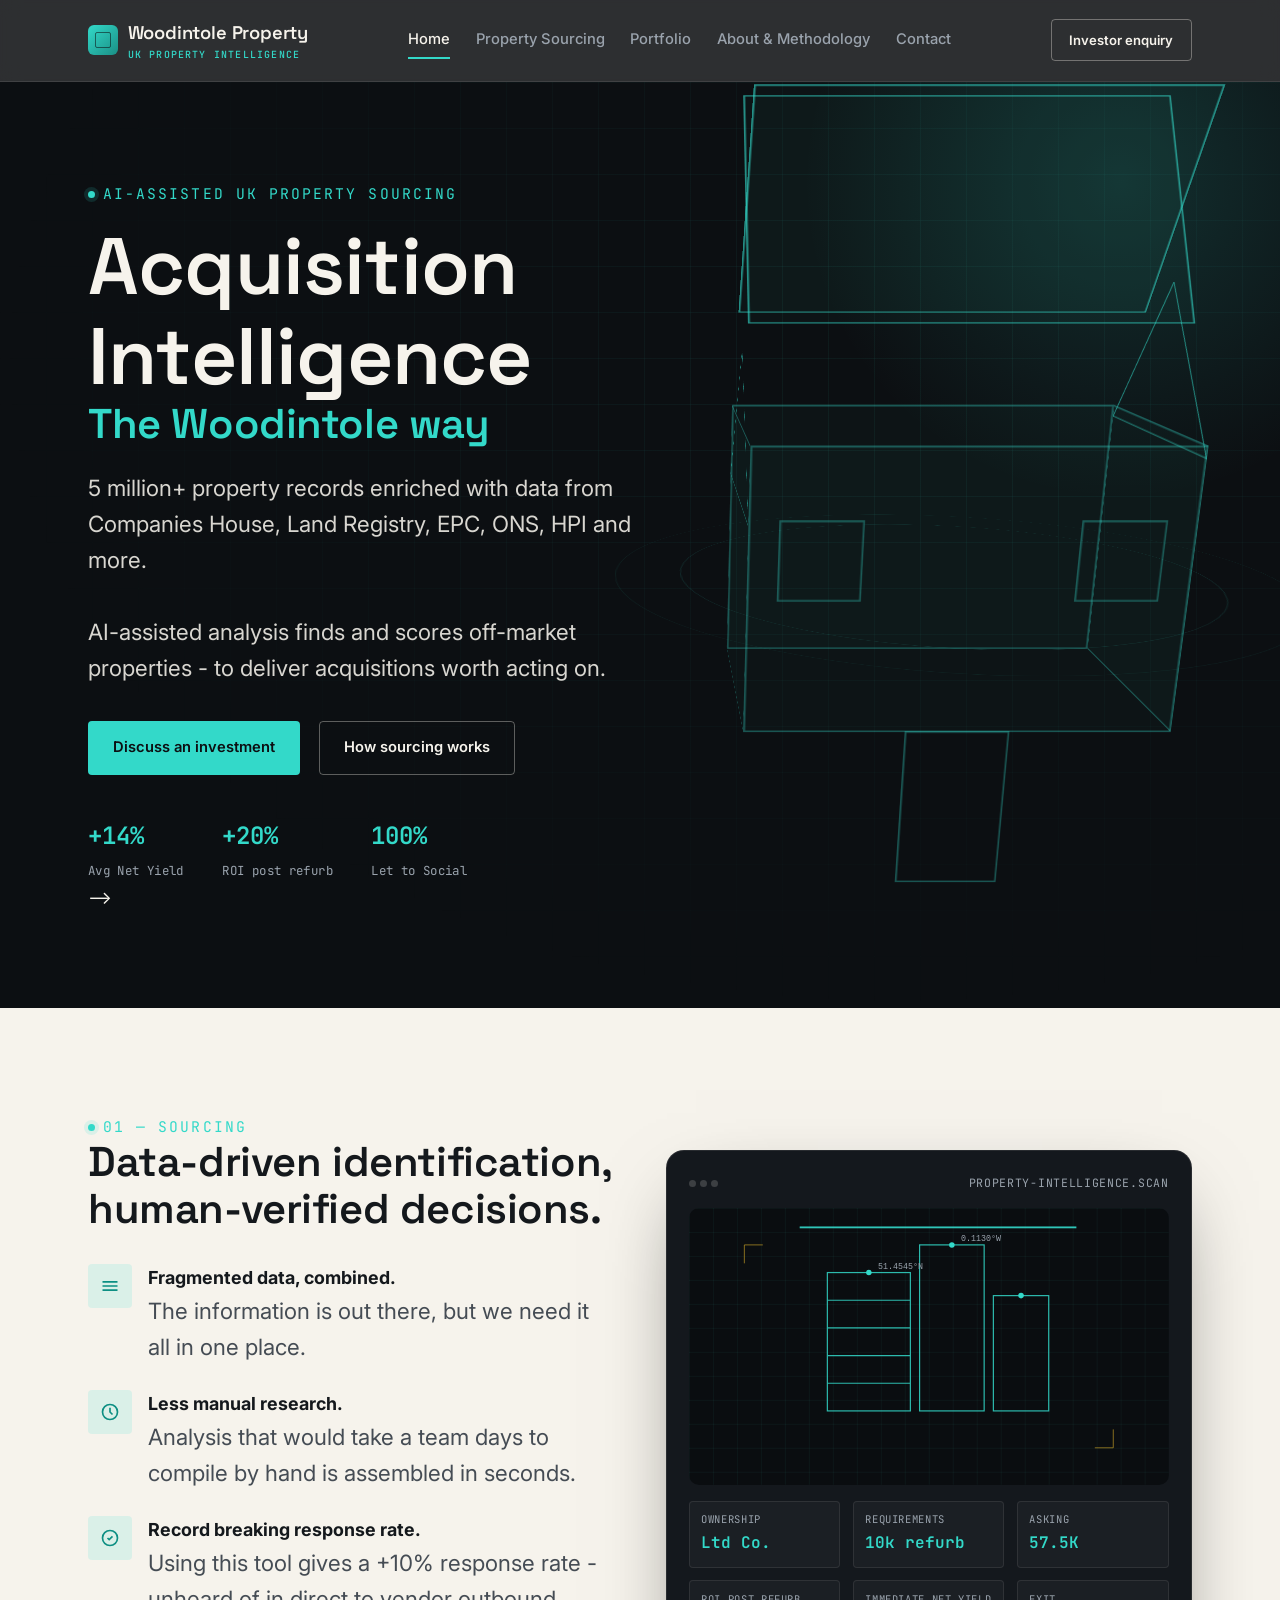
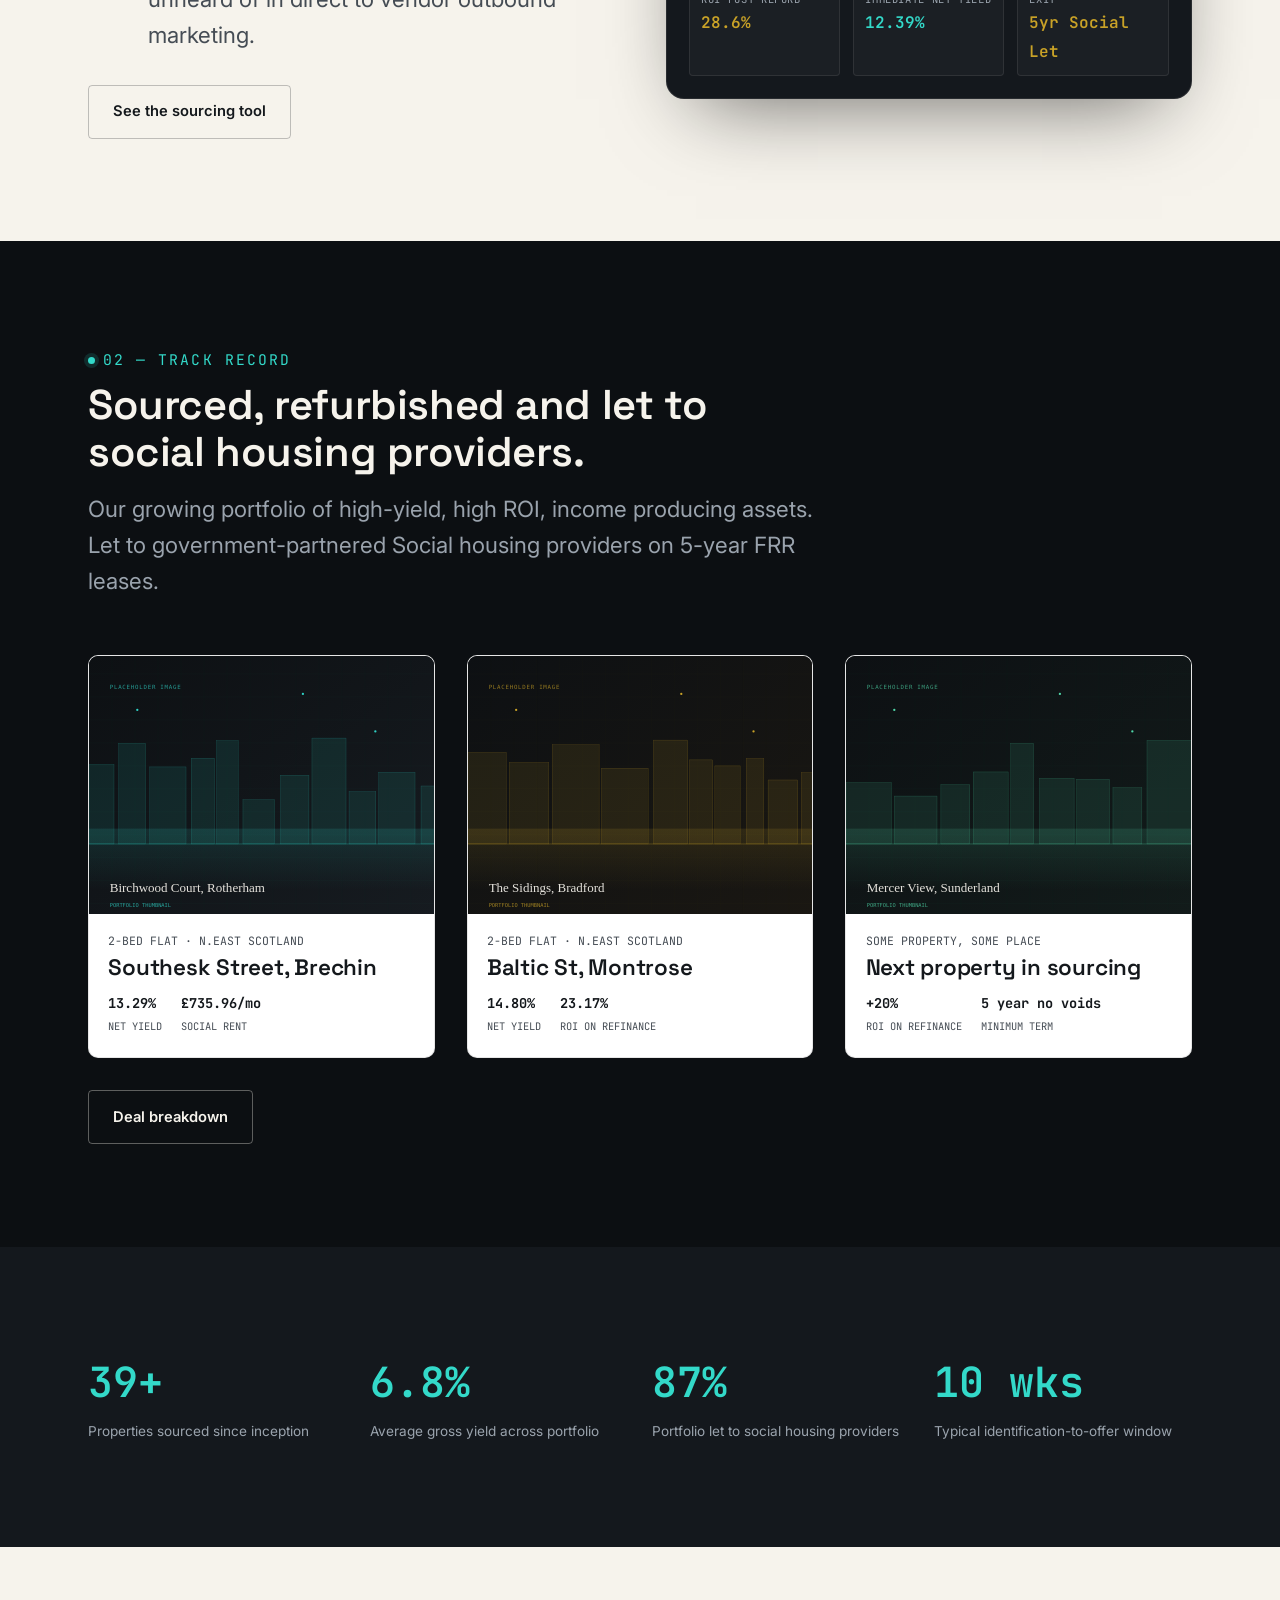
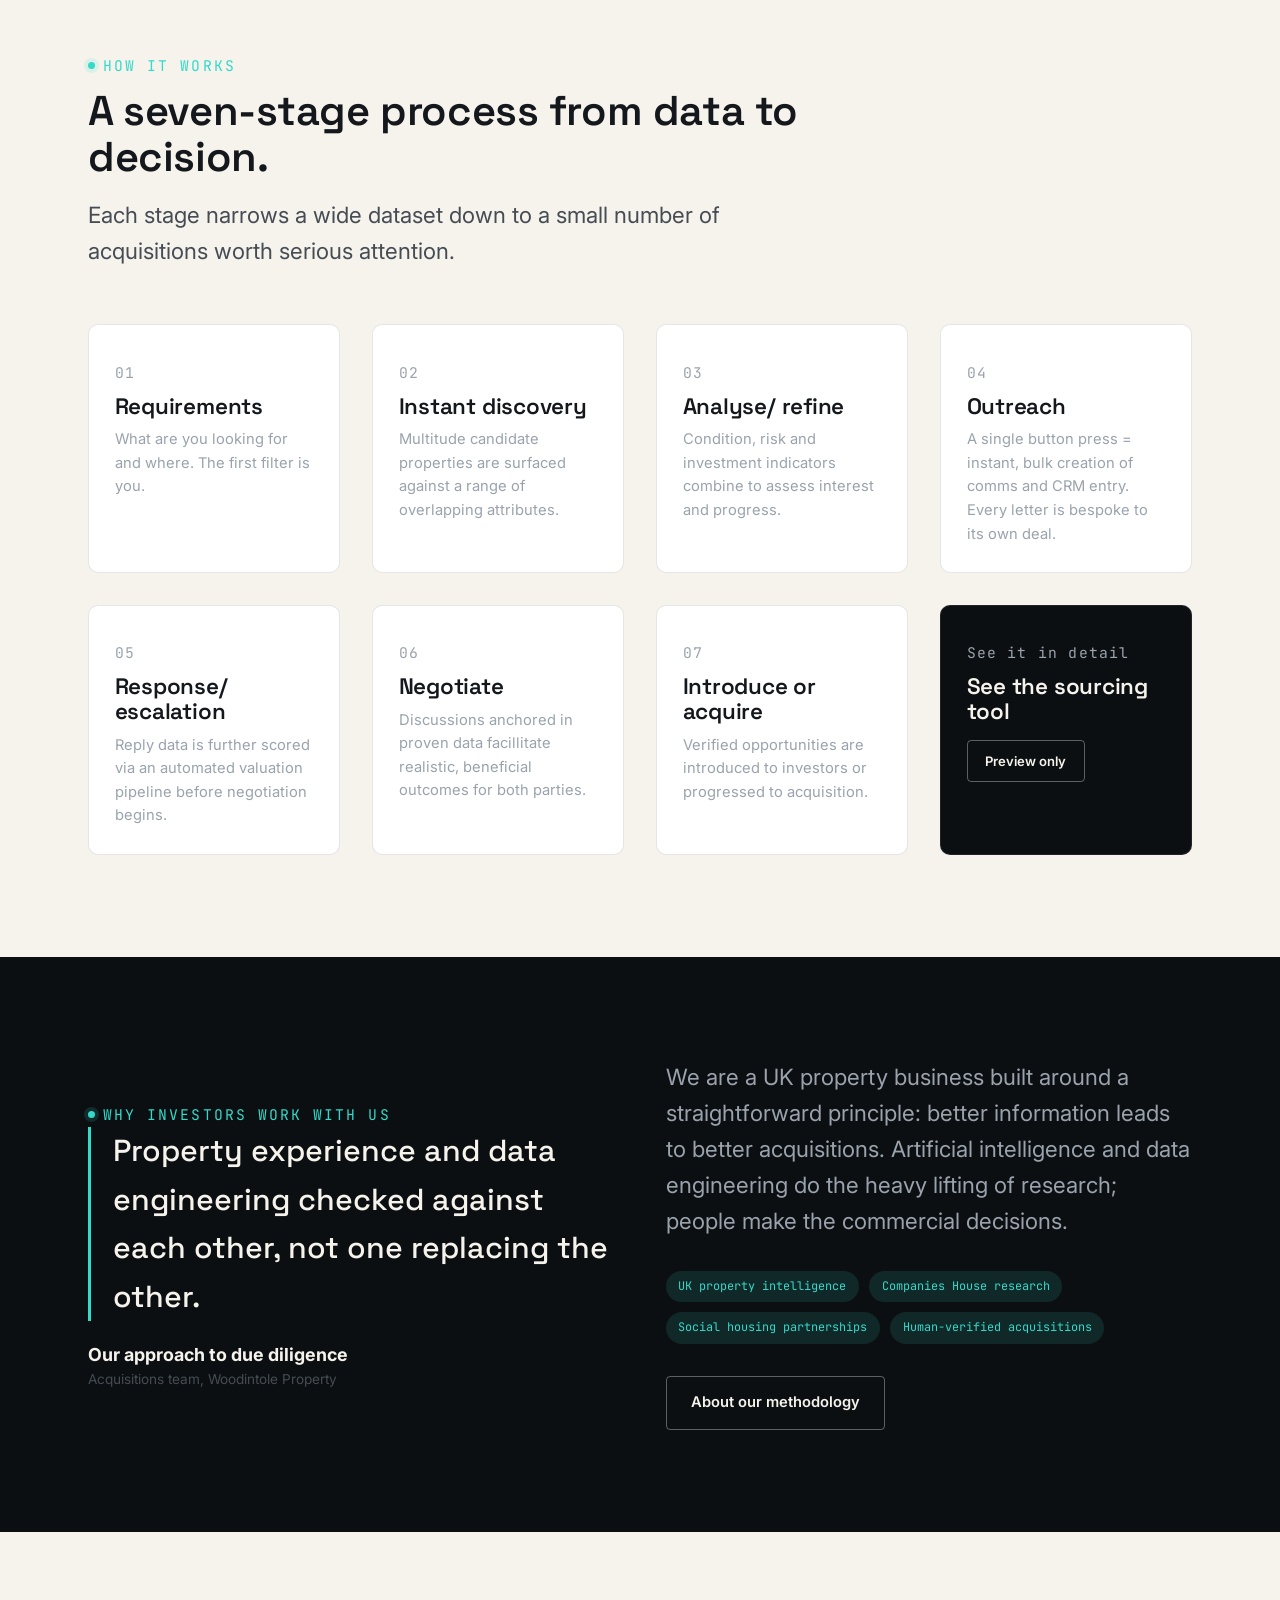
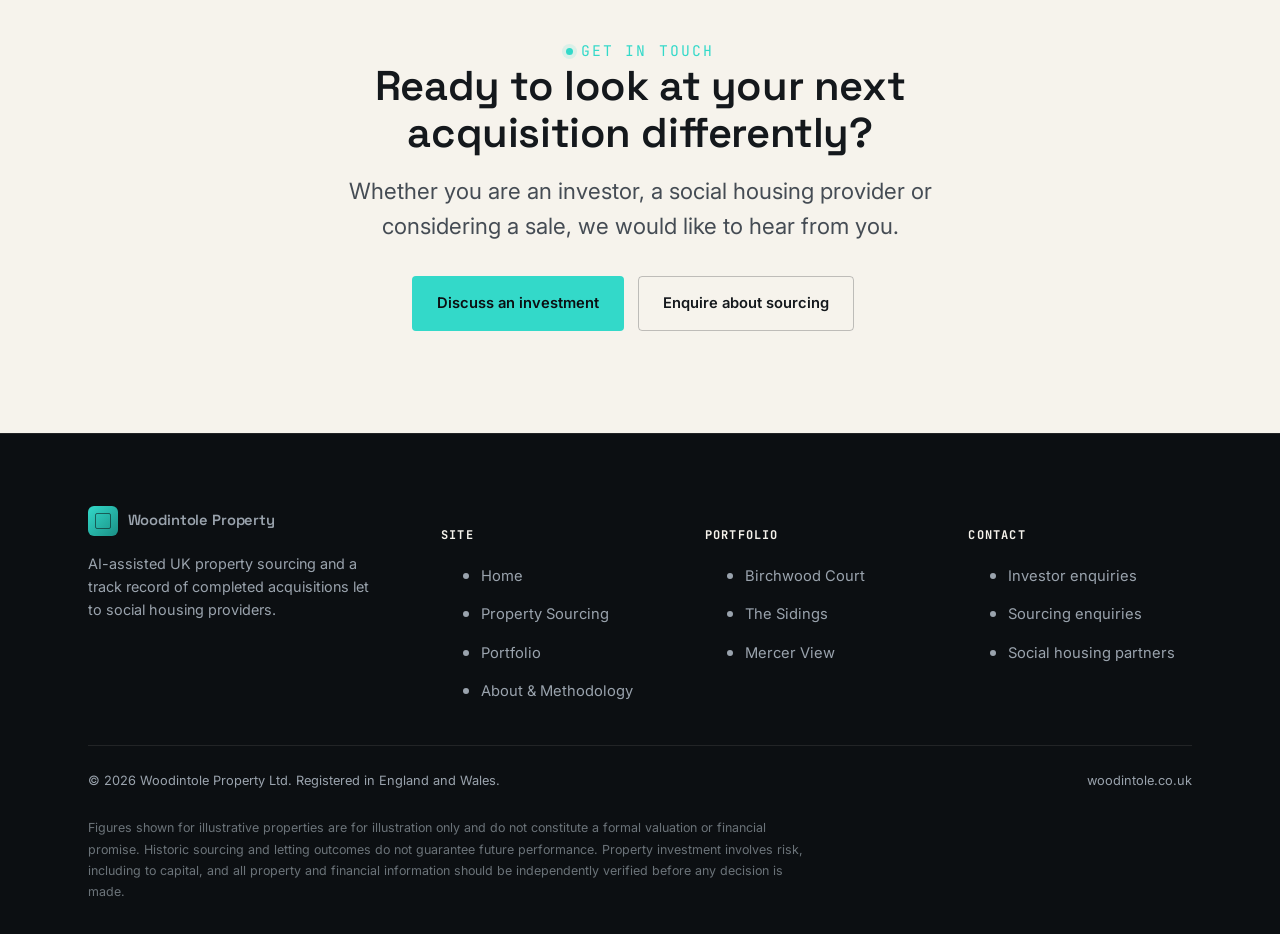
<file: htdocs/index.html>
<!DOCTYPE html>
<html lang="en-GB">
<head>
<meta charset="UTF-8">
<meta name="viewport" content="width=device-width, initial-scale=1.0">
<title>Woodintole Property | AI-Assisted UK Property Sourcing &amp; Portfolio</title>
<meta name="description" content="Woodintole Property combines UK property, company ownership and civic data with AI-assisted analysis to find, assess and deliver acquisitions — with a track record of properties let to social housing providers.">
<link rel="canonical" href="https://www.woodintole.co.uk/">

<!-- Open Graph -->
<meta property="og:type" content="website">
<meta property="og:title" content="Woodintole Property | Property Intelligence Built for Better Acquisitions">
<meta property="og:description" content="AI-assisted UK property sourcing built on ownership research, data engineering and human verification. See our completed acquisitions let to social housing providers.">
<meta property="og:image" content="https://www.woodintole.co.uk/images/og-default.svg">
<meta property="og:url" content="https://www.woodintole.co.uk/">
<meta property="og:site_name" content="Woodintole Property">
<meta name="twitter:card" content="summary_large_image">

<link rel="icon" href="data:,">
<link rel="preconnect" href="https://fonts.googleapis.com">
<link rel="preconnect" href="https://fonts.gstatic.com" crossorigin>
<link href="https://fonts.googleapis.com/css2?family=Space+Grotesk:wght@500;600;700&family=Inter:wght@400;500;600;700&family=JetBrains+Mono:wght@400;500;600&display=swap" rel="stylesheet">
<link rel="stylesheet" href="css/styles.css">
</head>
<body>
<a class="skip-link" href="#main">Skip to main content</a>

<!-- ============================== HEADER ============================== -->
<header class="site-header">
  <div class="container nav">
    <a href="index.html" class="brand">
      <span class="brand-mark" aria-hidden="true"></span>
      <span>Woodintole Property<small>UK Property Intelligence</small></span>
    </a>
    <nav class="nav-links" id="primary-navigation" aria-label="Primary">
      <a href="index.html" aria-current="page">Home</a>
      <a href="sourcing.html">Property Sourcing</a>
      <a href="portfolio.html">Portfolio</a>
      <a href="about.html">About &amp; Methodology</a>
      <a href="contact.html">Contact</a>
    </nav>
    <div class="nav-cta">
      <a href="contact.html" class="btn btn--ghost-dark btn--small">Investor enquiry</a>
      <button class="menu-toggle" aria-label="Open menu" aria-expanded="false" aria-controls="primary-navigation">
        <svg viewBox="0 0 24 24" fill="none" stroke="currentColor" stroke-width="2"><path d="M3 6h18M3 12h18M3 18h18"/></svg>
      </button>
    </div>
  </div>
</header>
<div class="nav-scrim"></div>

<main id="main">

  <!-- ============================== HERO ============================== -->
  <section class="hero" data-spinning-house>
    <div class="hero-bg-grid" aria-hidden="true"></div>
    <div class="hero-glow" aria-hidden="true"></div>
    <div class="container hero-grid">
      <div>
        <p class="eyebrow">AI-assisted UK property sourcing</p>
        <h1 class="morph-heading" aria-label="Acquisition Intelligence">
          <span class="morph-word" aria-hidden="true">
            <span class="morph-word__item morph-word__item--acquisition">Acquisition</span>
            <span class="morph-word__item morph-word__item--artificial">Artificial</span>
          </span>
          <span aria-hidden="true"> Intelligence</span>
        </h1>
        <h2 class="hero-tagline">The Woodintole way</h2>
        <p class="lede">5 million+ property records enriched with data from Companies House, Land Registry, EPC, ONS, HPI and 
          more. <br/><br/>AI-assisted analysis finds and scores off-market properties - to deliver acquisitions worth acting on.</p>
        <div class="hero-ctas">
          <a href="contact.html" class="btn btn--primary">Discuss an investment</a>
          <a href="sourcing.html" class="btn btn--ghost-dark">How sourcing works</a>
        </div>
        <div class="hero-proof">
          <div><strong data-count-to="14" data-prefix="+" data-suffix="%"></strong><span>Avg Net Yield</span></div>
          <div><strong data-count-to="20"  data-prefix="+" data-suffix="%">+20%</strong><span>ROI post refurb</span></div>
          <div><strong data-count-to="100" data-suffix="%">100%</strong><span>Let to Social</span></div>
          
        </div>-->
      </div>

      <!-- Spinning property wireframe -->
      <div class="wireframe-stage" aria-hidden="true">
        <div class="ground-ring r2"></div>
        <div class="ground-ring"></div>
        <div class="rig">
          <div class="house-anchor">
            <div class="house">
              <div class="face wall front"></div>
              <div class="face wall back"></div>
              <div class="face wall left"></div>
              <div class="face wall right"></div>
              <div class="face door"></div>
              <div class="face window w1"></div>
              <div class="face window w2"></div>
              <div class="face roof-front crisp"></div>
              <div class="face roof-back crisp"></div>
              <div class="gable left">
                <svg viewBox="0 0 220 80"><polygon points="110,0 0,80 220,80" fill="none" stroke="#33d9c9" stroke-width="1.2" stroke-opacity="0.62"/></svg>
              </div>
              <div class="gable right">
                <svg viewBox="0 0 220 80"><polygon points="110,0 0,80 220,80" fill="none" stroke="#33d9c9" stroke-width="1.2" stroke-opacity="0.62"/></svg>
              </div>
            </div>
          </div>
        </div>
      </div>
    </div>
  </section>

  <!-- ====================== SOURCING INTRODUCTION ====================== -->
  <section class="section">
    <div class="container two-col">
      <div>
        <p class="eyebrow">01 — Sourcing</p>
        <h2>Data-driven identification, human-verified decisions.</h2>
        <ul class="value-list mt-2">
          <li>
            <span class="icon-box" aria-hidden="true">
              <svg width="20" height="20" viewBox="0 0 24 24" fill="none" stroke="currentColor" stroke-width="2"><path d="M3 7h18M3 12h18M3 17h18"/></svg>
            </span>
            <div><strong>Fragmented data, combined.</strong><p class="lede">The information is out there, but we need it all in one place.</p></div>
          </li>
          <li>
            <span class="icon-box" aria-hidden="true">
              <svg width="20" height="20" viewBox="0 0 24 24" fill="none" stroke="currentColor" stroke-width="2"><circle cx="12" cy="12" r="9"/><path d="M12 7v5l3 3"/></svg>
            </span>
            <div><strong>Less manual research.</strong><p class="lede">Analysis that would take a team days to compile by hand is assembled in seconds.</p></div>
          </li>
          <li>
            <span class="icon-box" aria-hidden="true">
              <svg width="20" height="20" viewBox="0 0 24 24" fill="none" stroke="currentColor" stroke-width="2"><path d="M9 12l2 2 4-4"/><circle cx="12" cy="12" r="9"/></svg>
            </span>
            <div><strong>Record breaking response rate.</strong><p class="lede">Using this tool gives a +10% response rate - unheard of in direct to vendor outbound marketing.</p></div>
          </li>
        </ul>
        <a href="sourcing.html" class="btn btn--ghost-light mt-2">See the sourcing tool</a>
      </div>
      <!-- Signature visual: live-feeling property intelligence scan panel -->
      <div class="scan-panel" data-reveal>
        <div class="scan-panel-head">
          <span class="dot-row"><span></span><span></span><span></span></span>
          <span>property-intelligence.scan</span>
        </div>
        <svg class="scan-svg" viewBox="0 0 520 300" xmlns="http://www.w3.org/2000/svg" role="img" aria-label="Illustrative diagram of a property intelligence scan combining ownership, condition and area data">
          <defs>
            <pattern id="gridPattern" width="26" height="26" patternUnits="userSpaceOnUse">
              <path d="M26 0H0V26" fill="none" stroke="rgba(51,217,201,0.10)" stroke-width="1"/>
            </pattern>
          </defs>
          <rect width="520" height="300" fill="url(#gridPattern)"/>
          <!-- building outline -->
          <g stroke="#33d9c9" stroke-width="1.3" fill="none" opacity="0.85">
            <rect x="150" y="70" width="90" height="150"/>
            <rect x="250" y="40" width="70" height="180"/>
            <rect x="330" y="95" width="60" height="125"/>
            <line x1="150" y1="100" x2="240" y2="100"/>
            <line x1="150" y1="130" x2="240" y2="130"/>
            <line x1="150" y1="160" x2="240" y2="160"/>
            <line x1="150" y1="190" x2="240" y2="190"/>
          </g>
          <!-- coordinate markers -->
          <g fill="#33d9c9">
            <circle class="pulse-dot" cx="195" cy="70" r="3"/>
            <circle class="pulse-dot" cx="285" cy="40" r="3"/>
            <circle class="pulse-dot" cx="360" cy="95" r="3"/>
          </g>
          <g font-family="monospace" font-size="9" fill="#9aa3ad">
            <text x="205" y="66">51.4545°N</text>
            <text x="295" y="36">0.1130°W</text>
          </g>
          <!-- scan line -->
          <rect class="scan-line" x="120" y="20" width="300" height="2" fill="#33d9c9" opacity="0.9"/>
          <!-- data readout brackets -->
          <g stroke="#c9a227" stroke-width="1" opacity="0.7">
            <path d="M60 40 h20 M60 40 v20" fill="none"/>
            <path d="M460 260 h-20 M460 260 v-20" fill="none"/>
          </g>
        </svg>
        <div class="scan-readout">
          <div><span>Ownership</span><strong>Ltd Co.</strong></div>
          <div><span>Requirements</span><strong>10k refurb</strong></div>
          <div><span>Asking</span><strong>57.5K</strong></div>
          <div><span>ROI post refurb</span><strong class="gold">28.6%</strong></div>
          <div><span>immediate Net Yield</span><strong>12.39%</strong></div>
          <div><span>Exit</span><strong class="gold">5yr Social Let</strong></div>
        </div>
      </div>
    </div>
  </section>

  <!-- ====================== PORTFOLIO INTRODUCTION ====================== -->
  <section class="section section-dark">
    <div class="container">
      <div class="section-head">
        <p class="eyebrow">02 — Track record</p>
        <h2>Sourced, refurbished and let to social housing providers.</h2>
        <p class="lede">Our growing portfolio of high-yield, high ROI, income producing assets. Let to government-partnered Social housing providers on 5-year FRR leases.</p>
      </div>

      <div class="grid grid--3">
        <a class="mini-property" href="properties/property-one.html" data-reveal>
          <figure>
            <img src="images/birchwood-court-thumb.svg" alt="Exterior image of property sourceed for social housing" width="900" height="700" loading="lazy">
          </figure>
          <figcaption>
            <p class="property-type">2-bed flat · N.East Scotland</p>
            <h4>Southesk Street, Brechin</h4>
            <div class="mini-stats">
              <div><strong>13.29%</strong><span>Net yield</span></div>
              <div><strong>£735.96/mo</strong><span>Social Rent</span></div>
            </div>
          </figcaption>
        </a>
        <a class="mini-property" href="properties/property-two.html" data-reveal>
          <figure>
            <img src="images/the-sidings-thumb.svg" alt="Placeholder exterior image of The Sidings, a sourced property in Bradford" width="900" height="700" loading="lazy">
          </figure>
          <figcaption>
            <p class="property-type">2-bed flat · N.East Scotland</p>
            <h4>Baltic St, Montrose</h4>
            <div class="mini-stats">
              <div><strong>14.80%</strong><span>Net yield</span></div>
              <div><strong>23.17%</strong><span>ROI on refinance</span></div>
            </div>
          </figcaption>
        </a>
        <a class="mini-property" href="properties/property-three.html" data-reveal>
          <figure>
            <img src="images/mercer-view-thumb.svg" alt="Placeholder exterior image of Mercer View, a sourced property in Sunderland" width="900" height="700" loading="lazy">
          </figure>
          <figcaption>
            <p class="property-type">Some property, some place</p>
            <h4>Next property in sourcing</h4>
            <div class="mini-stats">
              <div><strong>+20%</strong><span>ROI on refinance</span></div>
              <div><strong>5 year no voids</strong><span>Minimum term</span></div>
            </div>
          </figcaption>
        </a>
      </div>
      <a href="portfolio.html" class="btn btn--ghost-dark mt-2">Deal breakdown</a>
    </div>
  </section>

  <!-- ====================== TOP-LINE STATISTICS ====================== -->
  <section class="section section-raised">
    <div class="container">
      <div class="stats-strip">
        <div class="stat-item" data-reveal><strong data-count-to="45" data-suffix="+">0</strong><span>Properties sourced since inception</span></div>
        <div class="stat-item" data-reveal><strong data-count-to="7.8" data-decimals="1" data-suffix="%">0</strong><span>Average gross yield across portfolio</span></div>
        <div class="stat-item" data-reveal><strong data-count-to="100" data-suffix="%">0</strong><span>Portfolio let to social housing providers</span></div>
        <div class="stat-item" data-reveal><strong data-count-to="12" data-suffix=" wks">0</strong><span>Typical identification-to-offer window</span></div>
      </div>
    </div>
  </section>

  <!-- ====================== PROCESS OVERVIEW ====================== -->
  <section class="section">
    <div class="container">
      <div class="section-head">
        <p class="eyebrow">How it works</p>
        <h2>A seven-stage process from data to decision.</h2>
        <p class="lede">Each stage narrows a wide dataset down to a small number of acquisitions worth serious attention.</p>
      </div>
      <div class="grid grid--4">
        <div class="process-card card"><p class="process-index">01</p><h4>Requirements</h4><p>What are you looking for and where. The first filter is you.</p></div>
        <div class="process-card card"><p class="process-index">02</p><h4>Instant discovery</h4><p>Multitude candidate properties are surfaced against a range of overlapping attributes.</p></div>
        <div class="process-card card"><p class="process-index">03</p><h4>Analyse/ refine</h4><p>Condition, risk and investment indicators combine to assess interest and progress.</p></div>
        <div class="process-card card"><p class="process-index">04</p><h4>Outreach</h4><p>A single button press = instant, bulk creation of comms and CRM entry. Every letter is bespoke to its own deal.</p></div>
        <div class="process-card card"><p class="process-index">05</p><h4>Response/ escalation</h4><p>Reply data is further scored via an automated valuation pipeline before negotiation begins.</p></div>
        <div class="process-card card"><p class="process-index">06</p><h4>Negotiate</h4><p>Discussions anchored in proven data facillitate realistic, beneficial outcomes for both parties.</p></div>
        <div class="process-card card"><p class="process-index">07</p><h4>Introduce or acquire</h4><p>Verified opportunities are introduced to investors or progressed to acquisition.</p></div>
        <div class="process-card card" style="background:var(--charcoal); color:var(--paper); border-color:var(--charcoal-line);">
          <p class="process-index">See it in detail</p>
          <h4 style="margin-top:0.6rem;">See the sourcing tool</h4>
          <a href="sourcing.html" class="btn btn--ghost-dark btn--small mt-1">Preview only</a>
        </div>
      </div>
    </div>
  </section>

  <!-- ====================== TRUST SECTION ====================== -->
  <section class="section section-dark">
    <div class="container two-col">
      <div>
        <p class="eyebrow">Why investors work with us</p>
        <blockquote class="quote-block">Property experience and data engineering checked against each other, not one replacing the other.</blockquote>
        <div class="avatar-row">
          <div>
            <strong>Our approach to due diligence</strong>
            <p class="role">Acquisitions team, Woodintole Property</p>
          </div>
        </div>
      </div>
      <div>
        <p class="lede">We are a UK property business built around a straightforward principle: better information leads to better acquisitions. Artificial intelligence and data engineering do the heavy lifting of research; people make the commercial decisions.</p>
        <div class="tag-list mt-2">
          <span class="tag">UK property intelligence</span>
          <span class="tag">Companies House research</span>
          <span class="tag">Social housing partnerships</span>
          <span class="tag">Human-verified acquisitions</span>
        </div>
        <a href="about.html" class="btn btn--ghost-dark mt-2">About our methodology</a>
      </div>
    </div>
  </section>

  <!-- ====================== FINAL CTA ====================== -->
  <section class="section">
    <div class="container center container--narrow">
      <p class="eyebrow center">Get in touch</p>
      <h2>Ready to look at your next acquisition differently?</h2>
      <p class="lede center mt-1">Whether you are an investor, a social housing provider or considering a sale, we would like to hear from you.</p>
      <div class="hero-ctas mt-2" style="justify-content:center; display:flex; flex-wrap:wrap;">
        <a href="contact.html" class="btn btn--primary">Discuss an investment</a>
        <a href="contact.html" class="btn btn--ghost-light">Enquire about sourcing</a>
      </div>
    </div>
  </section>

</main>

<!-- ============================== FOOTER ============================== -->
<footer class="site-footer">
  <div class="container">
    <div class="footer-grid">
      <div>
        <a href="index.html" class="brand" style="margin-bottom:1rem;">
          <span class="brand-mark" aria-hidden="true"></span>
          <span>Woodintole Property</span>
        </a>
        <p style="max-width:32ch; font-size:0.9rem;">AI-assisted UK property sourcing and a track record of completed acquisitions let to social housing providers.</p>
      </div>
      <div>
        <h5>Site</h5>
        <ul>
          <li><a href="index.html">Home</a></li>
          <li><a href="sourcing.html">Property Sourcing</a></li>
          <li><a href="portfolio.html">Portfolio</a></li>
          <li><a href="about.html">About &amp; Methodology</a></li>
        </ul>
      </div>
      <div>
        <h5>Portfolio</h5>
        <ul>
          <li><a href="properties/property-one.html">Birchwood Court</a></li>
          <li><a href="properties/property-two.html">The Sidings</a></li>
          <li><a href="properties/property-three.html">Mercer View</a></li>
        </ul>
      </div>
      <div>
        <h5>Contact</h5>
        <ul>
          <li><a href="contact.html">Investor enquiries</a></li>
          <li><a href="contact.html">Sourcing enquiries</a></li>
          <li><a href="contact.html">Social housing partners</a></li>
        </ul>
      </div>
    </div>
    <div class="footer-bottom">
      <span>© 2026 Woodintole Property Ltd. Registered in England and Wales.</span>
      <span>woodintole.co.uk</span>
    </div>
    <p class="footer-disclaimer">Figures shown for illustrative properties are for illustration only and do not constitute a formal valuation or financial promise. Historic sourcing and letting outcomes do not guarantee future performance. Property investment involves risk, including to capital, and all property and financial information should be independently verified before any decision is made.</p>
  </div>
</footer>

<script src="js/main.js"></script>
</body>
</html>
</file>
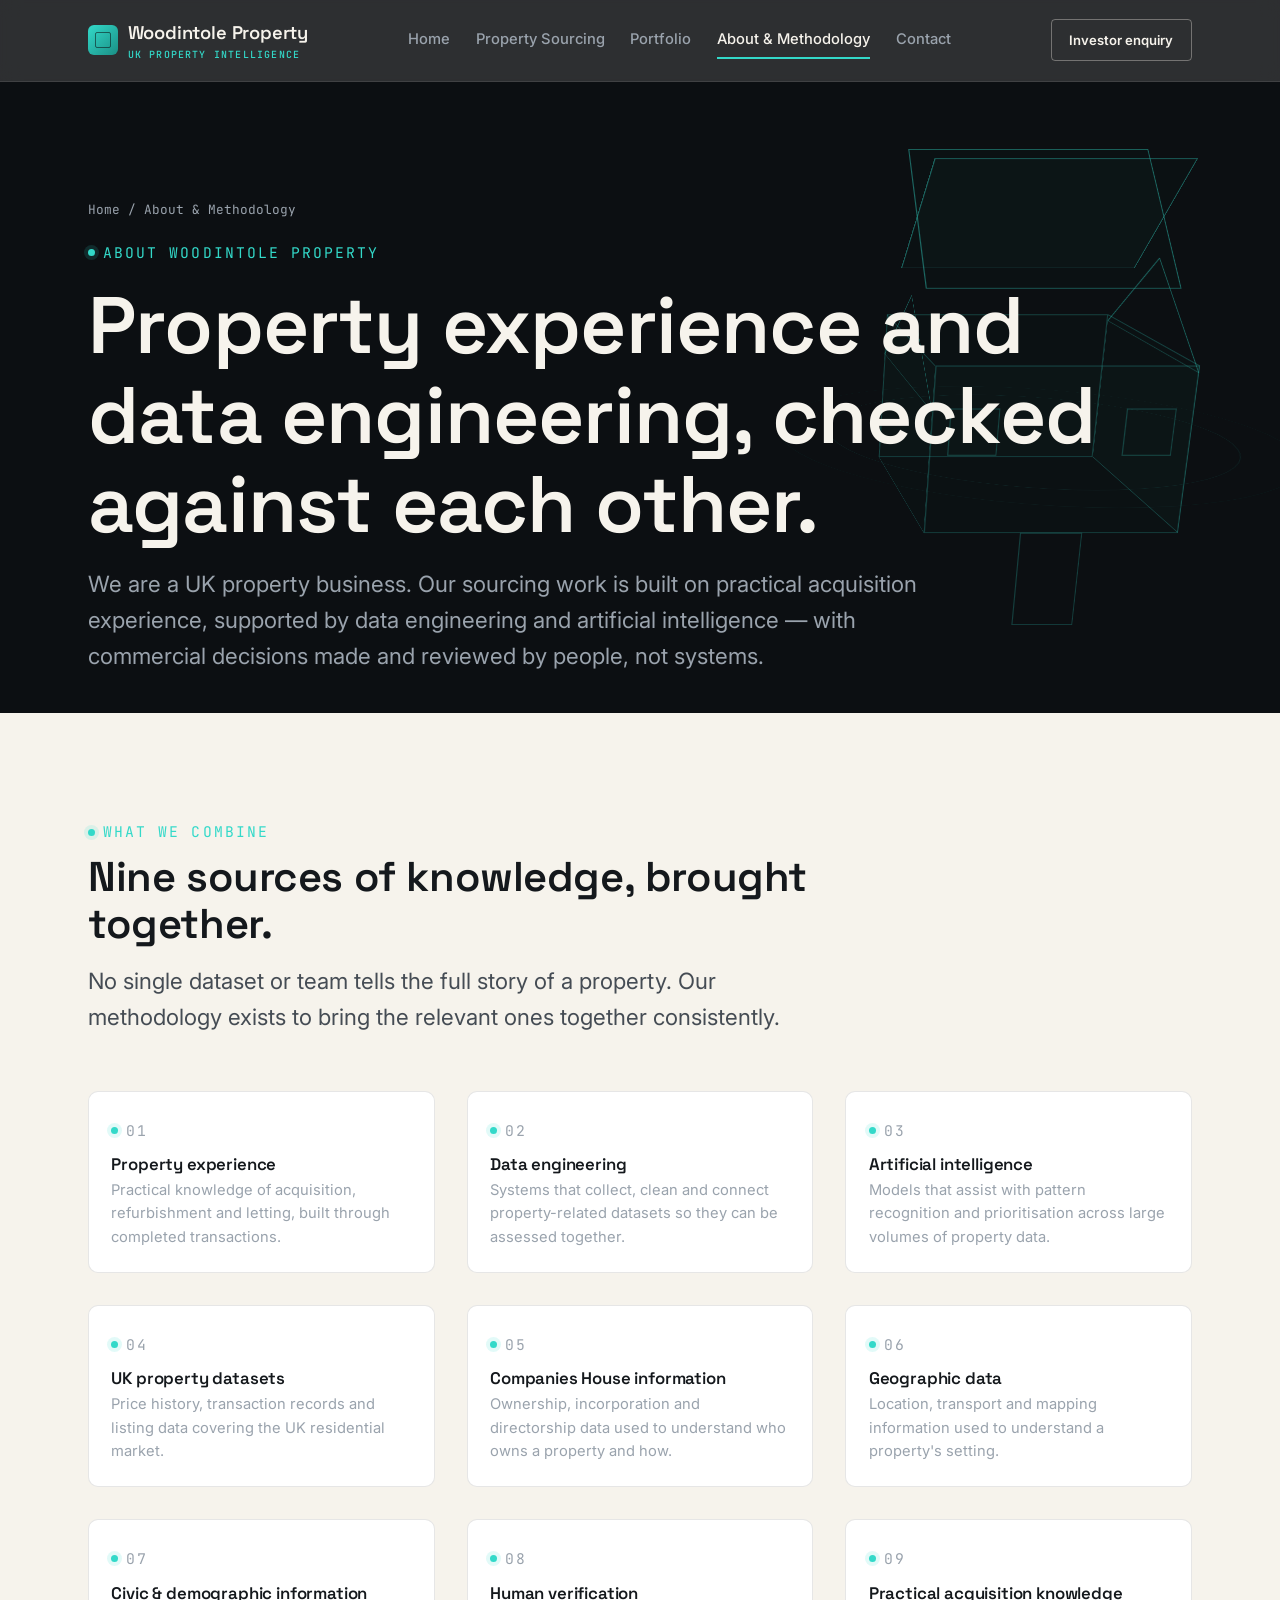
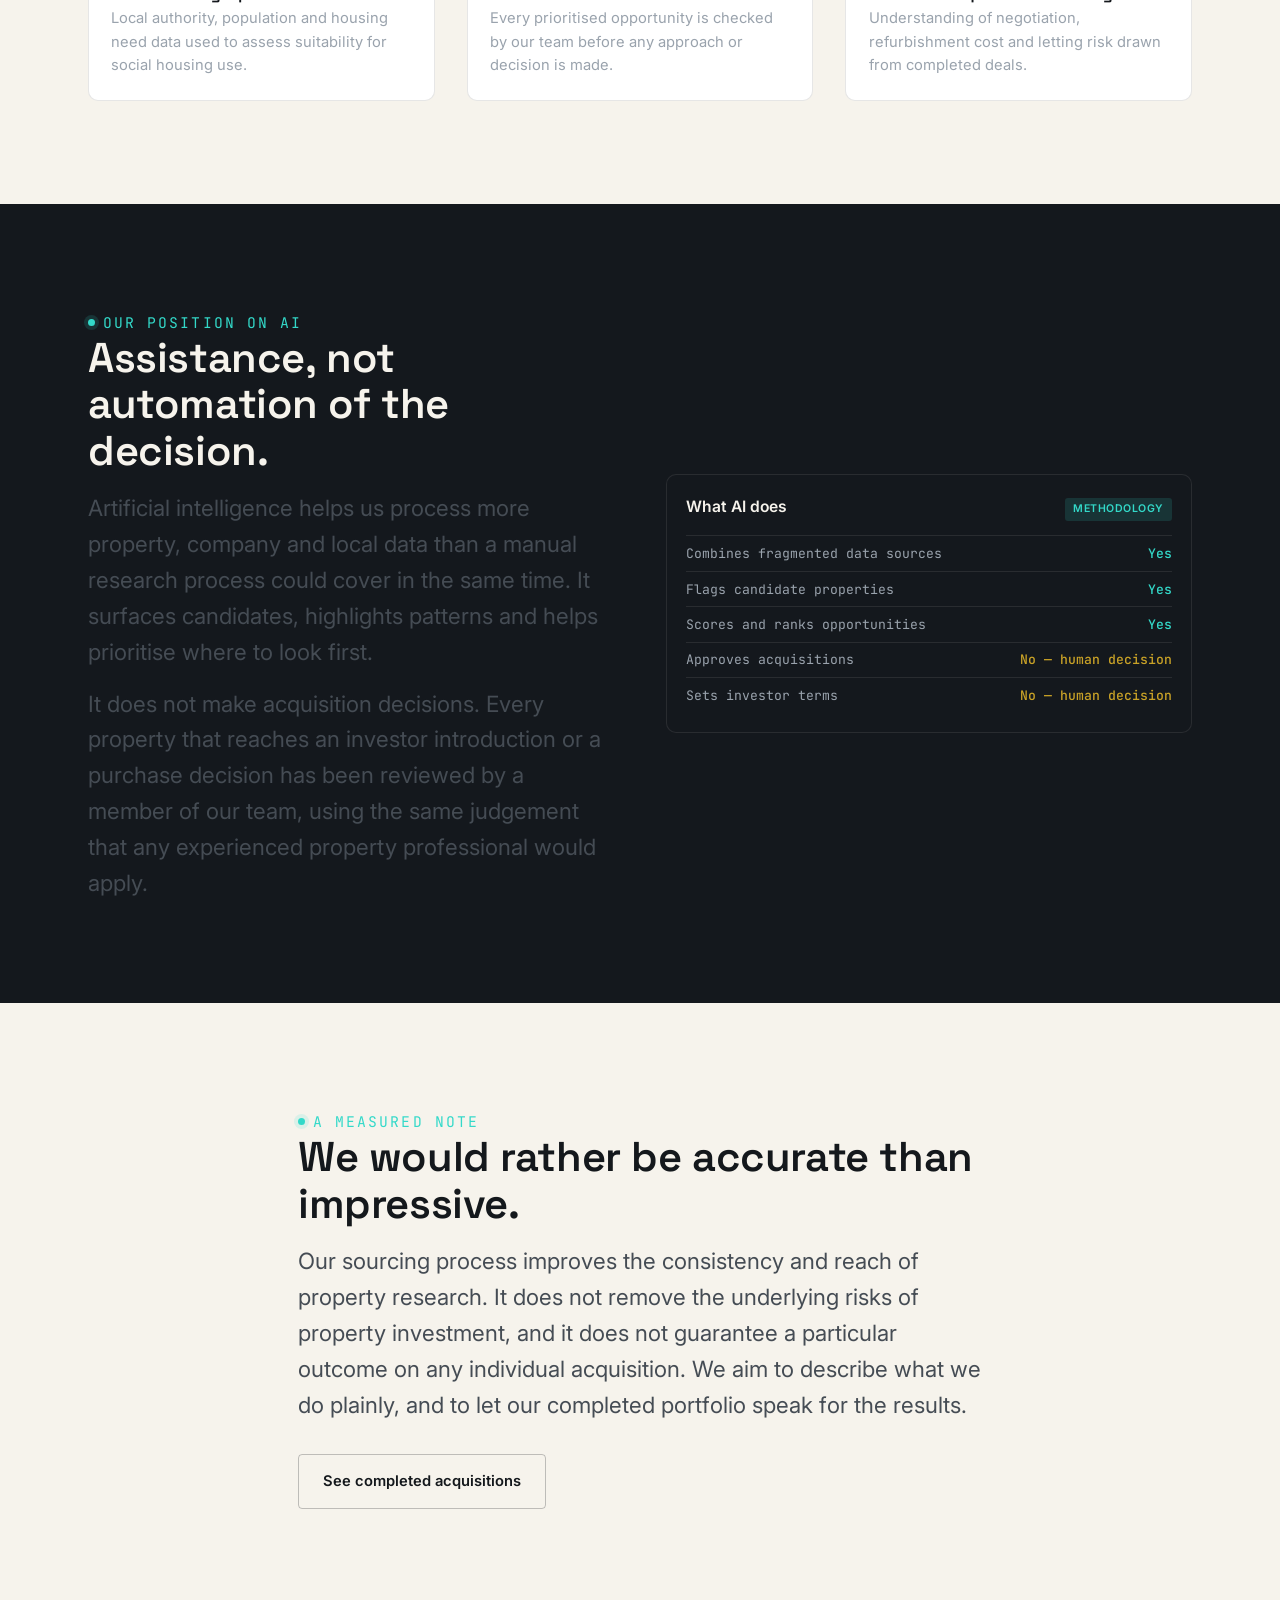
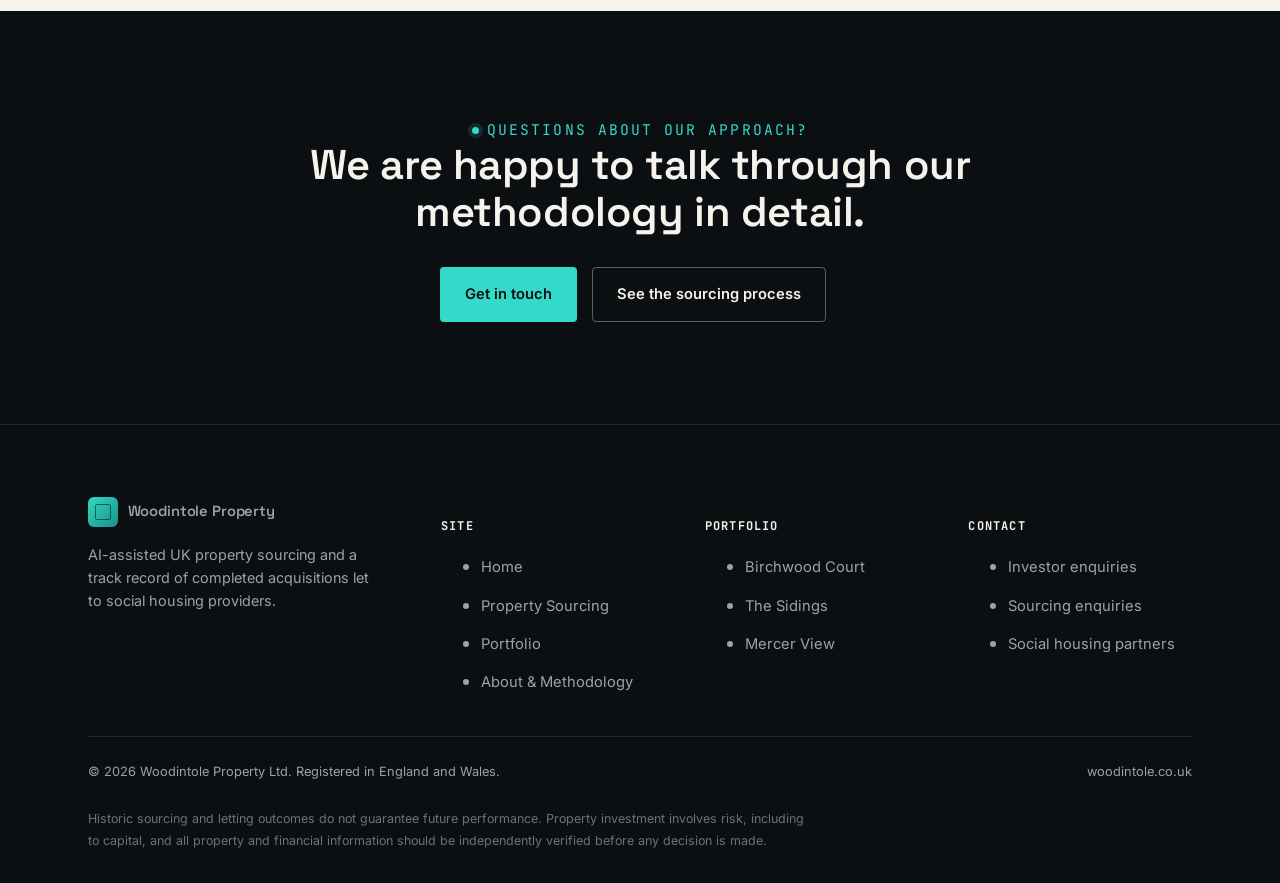
<file: htdocs/about.html>
<!DOCTYPE html>
<html lang="en-GB">
<head>
<meta charset="UTF-8">
<meta name="viewport" content="width=device-width, initial-scale=1.0">
<title>About &amp; Methodology | Woodintole Property</title>
<meta name="description" content="How Woodintole Property combines property experience, data engineering, AI-assisted analysis and human verification to source UK property acquisitions.">
<link rel="canonical" href="https://www.woodintole.co.uk/about.html">
<meta property="og:type" content="website">
<meta property="og:title" content="About &amp; Methodology | Woodintole Property">
<meta property="og:description" content="Property experience, data engineering and AI-assisted analysis, reviewed by people at every stage.">
<meta property="og:image" content="https://www.woodintole.co.uk/images/og-default.svg">
<meta property="og:url" content="https://www.woodintole.co.uk/about.html">
<meta property="og:site_name" content="Woodintole Property">
<meta name="twitter:card" content="summary_large_image">
<link rel="icon" href="data:,">
<link rel="preconnect" href="https://fonts.googleapis.com">
<link rel="preconnect" href="https://fonts.gstatic.com" crossorigin>
<link href="https://fonts.googleapis.com/css2?family=Space+Grotesk:wght@500;600;700&family=Inter:wght@400;500;600;700&family=JetBrains+Mono:wght@400;500;600&display=swap" rel="stylesheet">
<link rel="stylesheet" href="css/styles.css">
</head>
<body>
<a class="skip-link" href="#main">Skip to main content</a>

<header class="site-header">
  <div class="container nav">
    <a href="index.html" class="brand">
      <span class="brand-mark" aria-hidden="true"></span>
      <span>Woodintole Property<small>UK Property Intelligence</small></span>
    </a>
    <nav class="nav-links" id="primary-navigation" aria-label="Primary">
      <a href="index.html">Home</a>
      <a href="sourcing.html">Property Sourcing</a>
      <a href="portfolio.html">Portfolio</a>
      <a href="about.html" aria-current="page">About &amp; Methodology</a>
      <a href="contact.html">Contact</a>
    </nav>
    <div class="nav-cta">
      <a href="contact.html" class="btn btn--ghost-dark btn--small">Investor enquiry</a>
      <button class="menu-toggle" aria-label="Open menu" aria-expanded="false" aria-controls="primary-navigation">
        <svg viewBox="0 0 24 24" fill="none" stroke="currentColor" stroke-width="2"><path d="M3 6h18M3 12h18M3 18h18"/></svg>
      </button>
    </div>
  </div>
</header>
<div class="nav-scrim"></div>

<main id="main">

  <section class="section section-dark" style="padding-bottom: 2.5rem;" data-spinning-house>
    <div class="container">
      <p class="breadcrumb"><a href="index.html">Home</a> / About &amp; Methodology</p>
      <p class="eyebrow">About Woodintole Property</p>
      <h1 class="mt-1">Property experience and data engineering, checked against each other.</h1>
      <p class="lede mt-1">We are a UK property business. Our sourcing work is built on practical acquisition experience, supported by data engineering and artificial intelligence — with commercial decisions made and reviewed by people, not systems.</p>
    </div>
  </section>

  <section class="section">
    <div class="container">
      <div class="section-head">
        <p class="eyebrow">What we combine</p>
        <h2>Nine sources of knowledge, brought together.</h2>
        <p class="lede">No single dataset or team tells the full story of a property. Our methodology exists to bring the relevant ones together consistently.</p>
      </div>
      <div class="grid grid--3">
        <div class="data-card card" data-reveal><p class="eyebrow">01</p><h4>Property experience</h4><p>Practical knowledge of acquisition, refurbishment and letting, built through completed transactions.</p></div>
        <div class="data-card card" data-reveal><p class="eyebrow">02</p><h4>Data engineering</h4><p>Systems that collect, clean and connect property-related datasets so they can be assessed together.</p></div>
        <div class="data-card card" data-reveal><p class="eyebrow">03</p><h4>Artificial intelligence</h4><p>Models that assist with pattern recognition and prioritisation across large volumes of property data.</p></div>
        <div class="data-card card" data-reveal><p class="eyebrow">04</p><h4>UK property datasets</h4><p>Price history, transaction records and listing data covering the UK residential market.</p></div>
        <div class="data-card card" data-reveal><p class="eyebrow">05</p><h4>Companies House information</h4><p>Ownership, incorporation and directorship data used to understand who owns a property and how.</p></div>
        <div class="data-card card" data-reveal><p class="eyebrow">06</p><h4>Geographic data</h4><p>Location, transport and mapping information used to understand a property's setting.</p></div>
        <div class="data-card card" data-reveal><p class="eyebrow">07</p><h4>Civic &amp; demographic information</h4><p>Local authority, population and housing need data used to assess suitability for social housing use.</p></div>
        <div class="data-card card" data-reveal><p class="eyebrow">08</p><h4>Human verification</h4><p>Every prioritised opportunity is checked by our team before any approach or decision is made.</p></div>
        <div class="data-card card" data-reveal><p class="eyebrow">09</p><h4>Practical acquisition knowledge</h4><p>Understanding of negotiation, refurbishment cost and letting risk drawn from completed deals.</p></div>
      </div>
    </div>
  </section>

  <section class="section section-raised">
    <div class="container two-col">
      <div>
        <p class="eyebrow">Our position on AI</p>
        <h2>Assistance, not automation of the decision.</h2>
        <p class="lede mt-1">Artificial intelligence helps us process more property, company and local data than a manual research process could cover in the same time. It surfaces candidates, highlights patterns and helps prioritise where to look first.</p>
        <p class="lede mt-1">It does not make acquisition decisions. Every property that reaches an investor introduction or a purchase decision has been reviewed by a member of our team, using the same judgement that any experienced property professional would apply.</p>
      </div>
      <div class="mock-card" data-reveal>
        <div class="mock-card-title">What AI does <span class="mock-tag">Methodology</span></div>
        <div class="mock-row"><span>Combines fragmented data sources</span><strong class="teal">Yes</strong></div>
        <div class="mock-row"><span>Flags candidate properties</span><strong class="teal">Yes</strong></div>
        <div class="mock-row"><span>Scores and ranks opportunities</span><strong class="teal">Yes</strong></div>
        <div class="mock-row"><span>Approves acquisitions</span><strong class="gold">No — human decision</strong></div>
        <div class="mock-row"><span>Sets investor terms</span><strong class="gold">No — human decision</strong></div>
      </div>
    </div>
  </section>

  <section class="section">
    <div class="container container--narrow">
      <p class="eyebrow">A measured note</p>
      <h2>We would rather be accurate than impressive.</h2>
      <p class="lede mt-1">Our sourcing process improves the consistency and reach of property research. It does not remove the underlying risks of property investment, and it does not guarantee a particular outcome on any individual acquisition. We aim to describe what we do plainly, and to let our completed portfolio speak for the results.</p>
      <a href="portfolio.html" class="btn btn--ghost-light mt-2">See completed acquisitions</a>
    </div>
  </section>

  <section class="section section-dark">
    <div class="container center container--narrow">
      <p class="eyebrow center">Questions about our approach?</p>
      <h2>We are happy to talk through our methodology in detail.</h2>
      <div class="hero-ctas mt-2" style="justify-content:center; display:flex; flex-wrap:wrap;">
        <a href="contact.html" class="btn btn--primary">Get in touch</a>
        <a href="sourcing.html" class="btn btn--ghost-dark">See the sourcing process</a>
      </div>
    </div>
  </section>

</main>

<footer class="site-footer">
  <div class="container">
    <div class="footer-grid">
      <div>
        <a href="index.html" class="brand" style="margin-bottom:1rem;">
          <span class="brand-mark" aria-hidden="true"></span>
          <span>Woodintole Property</span>
        </a>
        <p style="max-width:32ch; font-size:0.9rem;">AI-assisted UK property sourcing and a track record of completed acquisitions let to social housing providers.</p>
      </div>
      <div>
        <h5>Site</h5>
        <ul>
          <li><a href="index.html">Home</a></li>
          <li><a href="sourcing.html">Property Sourcing</a></li>
          <li><a href="portfolio.html">Portfolio</a></li>
          <li><a href="about.html">About &amp; Methodology</a></li>
        </ul>
      </div>
      <div>
        <h5>Portfolio</h5>
        <ul>
          <li><a href="properties/property-one.html">Birchwood Court</a></li>
          <li><a href="properties/property-two.html">The Sidings</a></li>
          <li><a href="properties/property-three.html">Mercer View</a></li>
        </ul>
      </div>
      <div>
        <h5>Contact</h5>
        <ul>
          <li><a href="contact.html">Investor enquiries</a></li>
          <li><a href="contact.html">Sourcing enquiries</a></li>
          <li><a href="contact.html">Social housing partners</a></li>
        </ul>
      </div>
    </div>
    <div class="footer-bottom">
      <span>© 2026 Woodintole Property Ltd. Registered in England and Wales.</span>
      <span>woodintole.co.uk</span>
    </div>
    <p class="footer-disclaimer">Historic sourcing and letting outcomes do not guarantee future performance. Property investment involves risk, including to capital, and all property and financial information should be independently verified before any decision is made.</p>
  </div>
</footer>

<script src="js/main.js"></script>
</body>
</html>
</file>
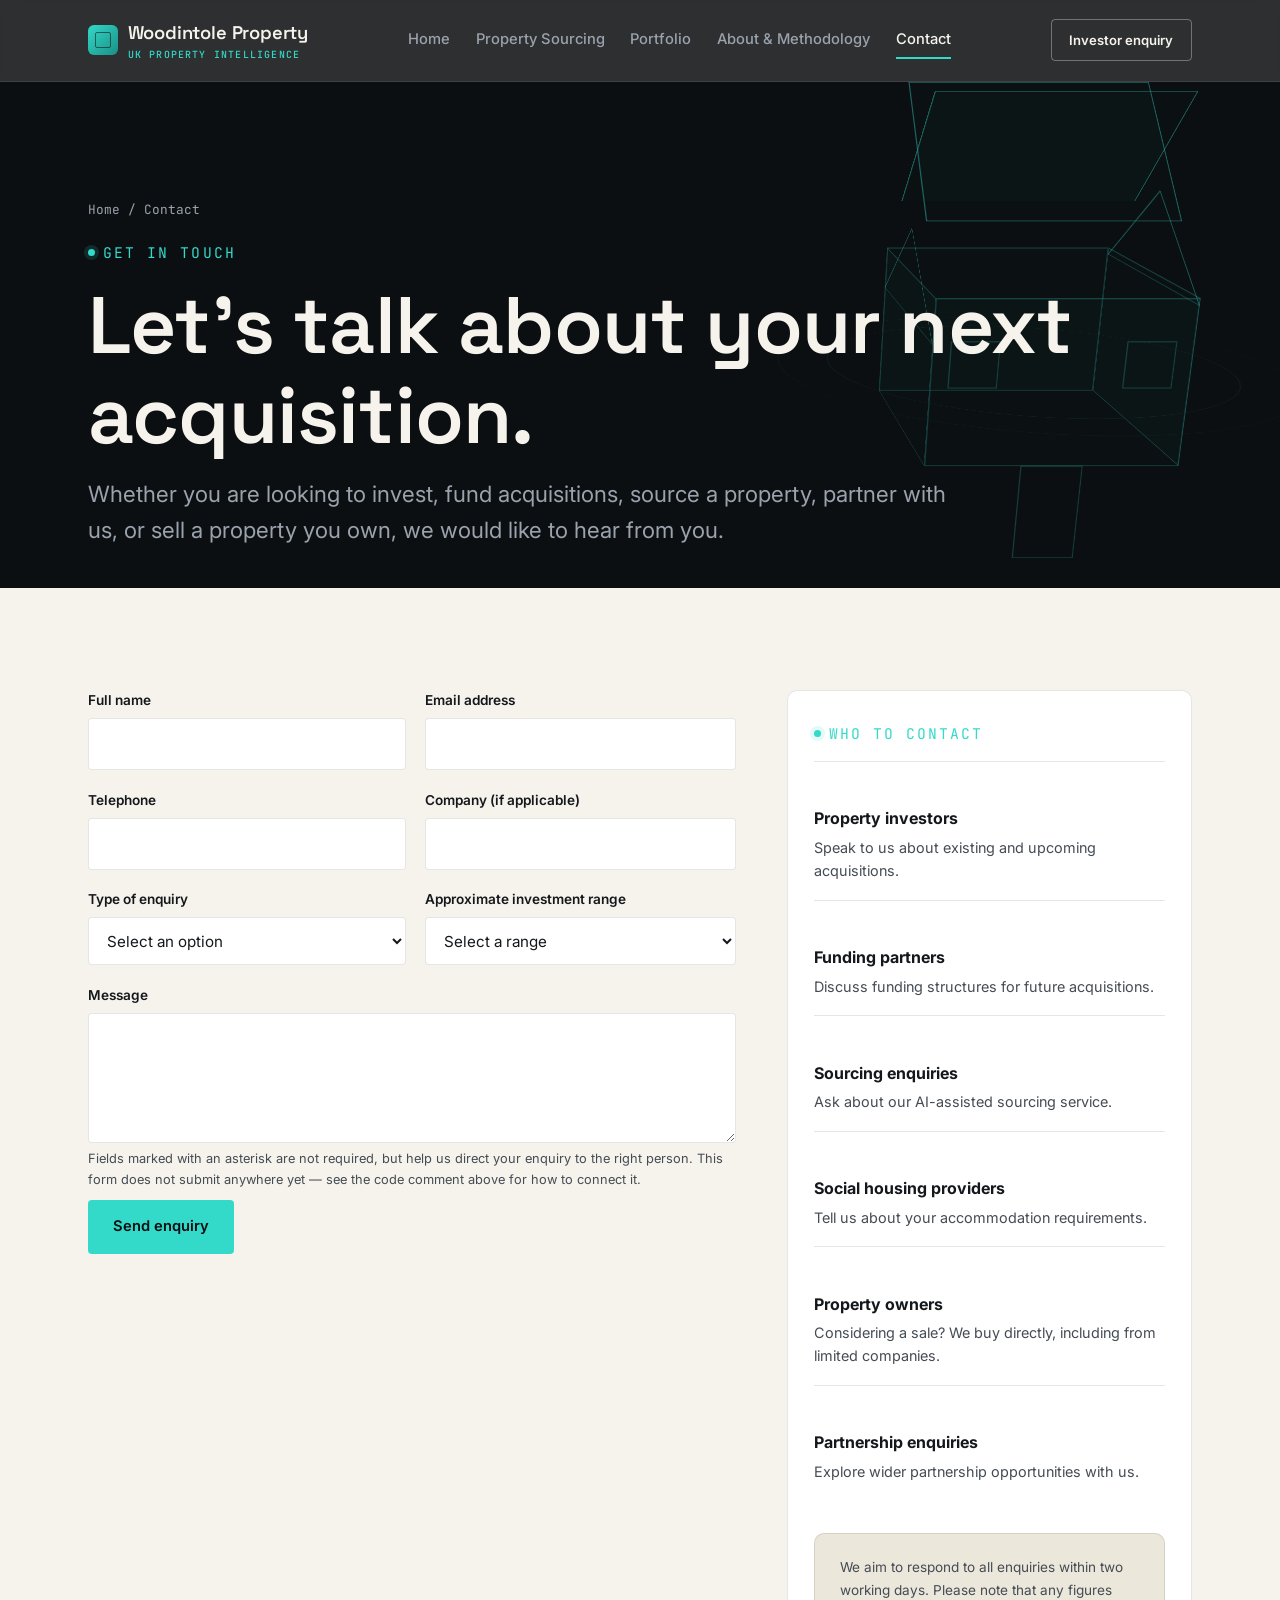
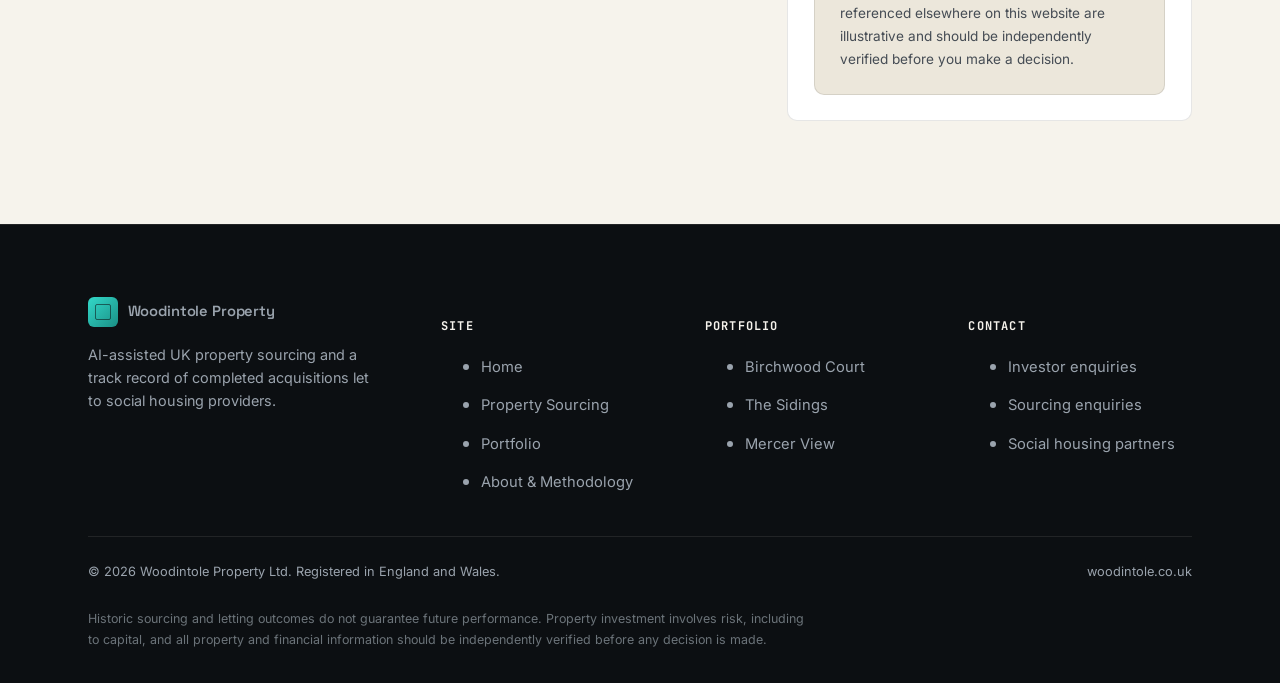
<file: htdocs/contact.html>
<!DOCTYPE html>
<html lang="en-GB">
<head>
<meta charset="UTF-8">
<meta name="viewport" content="width=device-width, initial-scale=1.0">
<title>Contact | Woodintole Property</title>
<meta name="description" content="Contact Woodintole Property — for investors, property sourcing enquiries, social housing providers, property owners considering a sale, and partnership enquiries.">
<link rel="canonical" href="https://www.woodintole.co.uk/contact.html">
<meta property="og:type" content="website">
<meta property="og:title" content="Contact | Woodintole Property">
<meta property="og:description" content="Get in touch about investing, selling, partnering, or sourcing UK property with Woodintole Property.">
<meta property="og:image" content="https://www.woodintole.co.uk/images/og-default.svg">
<meta property="og:url" content="https://www.woodintole.co.uk/contact.html">
<meta property="og:site_name" content="Woodintole Property">
<meta name="twitter:card" content="summary_large_image">
<link rel="icon" href="data:,">
<link rel="preconnect" href="https://fonts.googleapis.com">
<link rel="preconnect" href="https://fonts.gstatic.com" crossorigin>
<link href="https://fonts.googleapis.com/css2?family=Space+Grotesk:wght@500;600;700&family=Inter:wght@400;500;600;700&family=JetBrains+Mono:wght@400;500;600&display=swap" rel="stylesheet">
<link rel="stylesheet" href="css/styles.css">
</head>
<body>
<a class="skip-link" href="#main">Skip to main content</a>

<header class="site-header">
  <div class="container nav">
    <a href="index.html" class="brand">
      <span class="brand-mark" aria-hidden="true"></span>
      <span>Woodintole Property<small>UK Property Intelligence</small></span>
    </a>
    <nav class="nav-links" id="primary-navigation" aria-label="Primary">
      <a href="index.html">Home</a>
      <a href="sourcing.html">Property Sourcing</a>
      <a href="portfolio.html">Portfolio</a>
      <a href="about.html">About &amp; Methodology</a>
      <a href="contact.html" aria-current="page">Contact</a>
    </nav>
    <div class="nav-cta">
      <a href="contact.html" class="btn btn--ghost-dark btn--small">Investor enquiry</a>
      <button class="menu-toggle" aria-label="Open menu" aria-expanded="false" aria-controls="primary-navigation">
        <svg viewBox="0 0 24 24" fill="none" stroke="currentColor" stroke-width="2"><path d="M3 6h18M3 12h18M3 18h18"/></svg>
      </button>
    </div>
  </div>
</header>
<div class="nav-scrim"></div>

<main id="main">

  <section class="section section-dark" style="padding-bottom: 2.5rem;" data-spinning-house>
    <div class="container">
      <p class="breadcrumb"><a href="index.html">Home</a> / Contact</p>
      <p class="eyebrow">Get in touch</p>
      <h1 class="mt-1">Let's talk about your next acquisition.</h1>
      <p class="lede mt-1">Whether you are looking to invest, fund acquisitions, source a property, partner with us, or sell a property you own, we would like to hear from you.</p>
    </div>
  </section>

  <section class="section">
    <div class="container detail-layout">

      <div>
        <form id="contact-form" novalidate>
          <!--
            FORM SUBMISSION PLACEHOLDER
            This form does not currently submit anywhere. To connect it to a
            real backend later, either:
              1. Point this <form> at a form service such as Formspree or
                 Netlify Forms by setting action="..." and method="POST" and
                 removing the JavaScript preventDefault() in js/main.js, or
              2. Point it at a custom API endpoint / email handler and
                 replace the JavaScript submit handler in js/main.js with a
                 fetch() call to that endpoint.
          -->
          <div class="form-grid">
            <div class="form-field">
              <label for="name">Full name</label>
              <input type="text" id="name" name="name" autocomplete="name" required>
            </div>
            <div class="form-field">
              <label for="email">Email address</label>
              <input type="email" id="email" name="email" autocomplete="email" required>
            </div>
            <div class="form-field">
              <label for="telephone">Telephone</label>
              <input type="tel" id="telephone" name="telephone" autocomplete="tel">
            </div>
            <div class="form-field">
              <label for="company">Company (if applicable)</label>
              <input type="text" id="company" name="company" autocomplete="organization">
            </div>
            <div class="form-field">
              <label for="enquiry-type">Type of enquiry</label>
              <select id="enquiry-type" name="enquiry-type" required>
                <option value="">Select an option</option>
                <option value="invest">I want to invest</option>
                <option value="fund">I want to fund acquisitions</option>
                <option value="sourcing">I'm interested in the sourcing service</option>
                <option value="housing-provider">I represent a social housing provider</option>
                <option value="sell">I'm considering selling a property</option>
                <option value="partnership">I'm interested in a partnership</option>
                <option value="other">Other</option>
              </select>
            </div>
            <div class="form-field">
              <label for="investment-range">Approximate investment range</label>
              <select id="investment-range" name="investment-range">
                <option value="">Select a range</option>
                <option value="under-100k">Under £100,000</option>
                <option value="100k-250k">£100,000 – £250,000</option>
                <option value="250k-500k">£250,000 – £500,000</option>
                <option value="500k-1m">£500,000 – £1,000,000</option>
                <option value="over-1m">Over £1,000,000</option>
                <option value="not-applicable">Not applicable</option>
              </select>
            </div>
            <div class="form-field full">
              <label for="message">Message</label>
              <textarea id="message" name="message" required></textarea>
            </div>
          </div>
          <p class="form-note">Fields marked with an asterisk are not required, but help us direct your enquiry to the right person. This form does not submit anywhere yet — see the code comment above for how to connect it.</p>
          <div class="form-submit">
            <button type="submit" class="btn btn--primary">Send enquiry</button>
          </div>
        </form>

        <div id="form-confirmation" class="disclaimer-box mt-2" hidden>
          <strong>Thank you — this is a placeholder confirmation.</strong>
          <p class="mt-1">This site does not yet send messages anywhere. Once a submission method is connected, this message can be replaced with real confirmation and next-step details.</p>
        </div>
      </div>

      <aside class="card" style="padding: 1.6rem;">
        <p class="eyebrow" style="margin-bottom:1rem;">Who to contact</p>
        <div class="contact-channel" style="border-color: var(--paper-line);">
          <div><h5>Property investors</h5><p style="color:var(--ink-soft);">Speak to us about existing and upcoming acquisitions.</p></div>
        </div>
        <div class="contact-channel" style="border-color: var(--paper-line);">
          <div><h5>Funding partners</h5><p style="color:var(--ink-soft);">Discuss funding structures for future acquisitions.</p></div>
        </div>
        <div class="contact-channel" style="border-color: var(--paper-line);">
          <div><h5>Sourcing enquiries</h5><p style="color:var(--ink-soft);">Ask about our AI-assisted sourcing service.</p></div>
        </div>
        <div class="contact-channel" style="border-color: var(--paper-line);">
          <div><h5>Social housing providers</h5><p style="color:var(--ink-soft);">Tell us about your accommodation requirements.</p></div>
        </div>
        <div class="contact-channel" style="border-color: var(--paper-line);">
          <div><h5>Property owners</h5><p style="color:var(--ink-soft);">Considering a sale? We buy directly, including from limited companies.</p></div>
        </div>
        <div class="contact-channel" style="border-color: var(--paper-line);">
          <div><h5>Partnership enquiries</h5><p style="color:var(--ink-soft);">Explore wider partnership opportunities with us.</p></div>
        </div>
        <div class="disclaimer-box mt-2">
          We aim to respond to all enquiries within two working days. Please note that any figures referenced elsewhere on this website are illustrative and should be independently verified before you make a decision.
        </div>
      </aside>

    </div>
  </section>

</main>

<footer class="site-footer">
  <div class="container">
    <div class="footer-grid">
      <div>
        <a href="index.html" class="brand" style="margin-bottom:1rem;">
          <span class="brand-mark" aria-hidden="true"></span>
          <span>Woodintole Property</span>
        </a>
        <p style="max-width:32ch; font-size:0.9rem;">AI-assisted UK property sourcing and a track record of completed acquisitions let to social housing providers.</p>
      </div>
      <div>
        <h5>Site</h5>
        <ul>
          <li><a href="index.html">Home</a></li>
          <li><a href="sourcing.html">Property Sourcing</a></li>
          <li><a href="portfolio.html">Portfolio</a></li>
          <li><a href="about.html">About &amp; Methodology</a></li>
        </ul>
      </div>
      <div>
        <h5>Portfolio</h5>
        <ul>
          <li><a href="properties/property-one.html">Birchwood Court</a></li>
          <li><a href="properties/property-two.html">The Sidings</a></li>
          <li><a href="properties/property-three.html">Mercer View</a></li>
        </ul>
      </div>
      <div>
        <h5>Contact</h5>
        <ul>
          <li><a href="contact.html">Investor enquiries</a></li>
          <li><a href="contact.html">Sourcing enquiries</a></li>
          <li><a href="contact.html">Social housing partners</a></li>
        </ul>
      </div>
    </div>
    <div class="footer-bottom">
      <span>© 2026 Woodintole Property Ltd. Registered in England and Wales.</span>
      <span>woodintole.co.uk</span>
    </div>
    <p class="footer-disclaimer">Historic sourcing and letting outcomes do not guarantee future performance. Property investment involves risk, including to capital, and all property and financial information should be independently verified before any decision is made.</p>
  </div>
</footer>

<script src="js/main.js"></script>
</body>
</html>
</file>
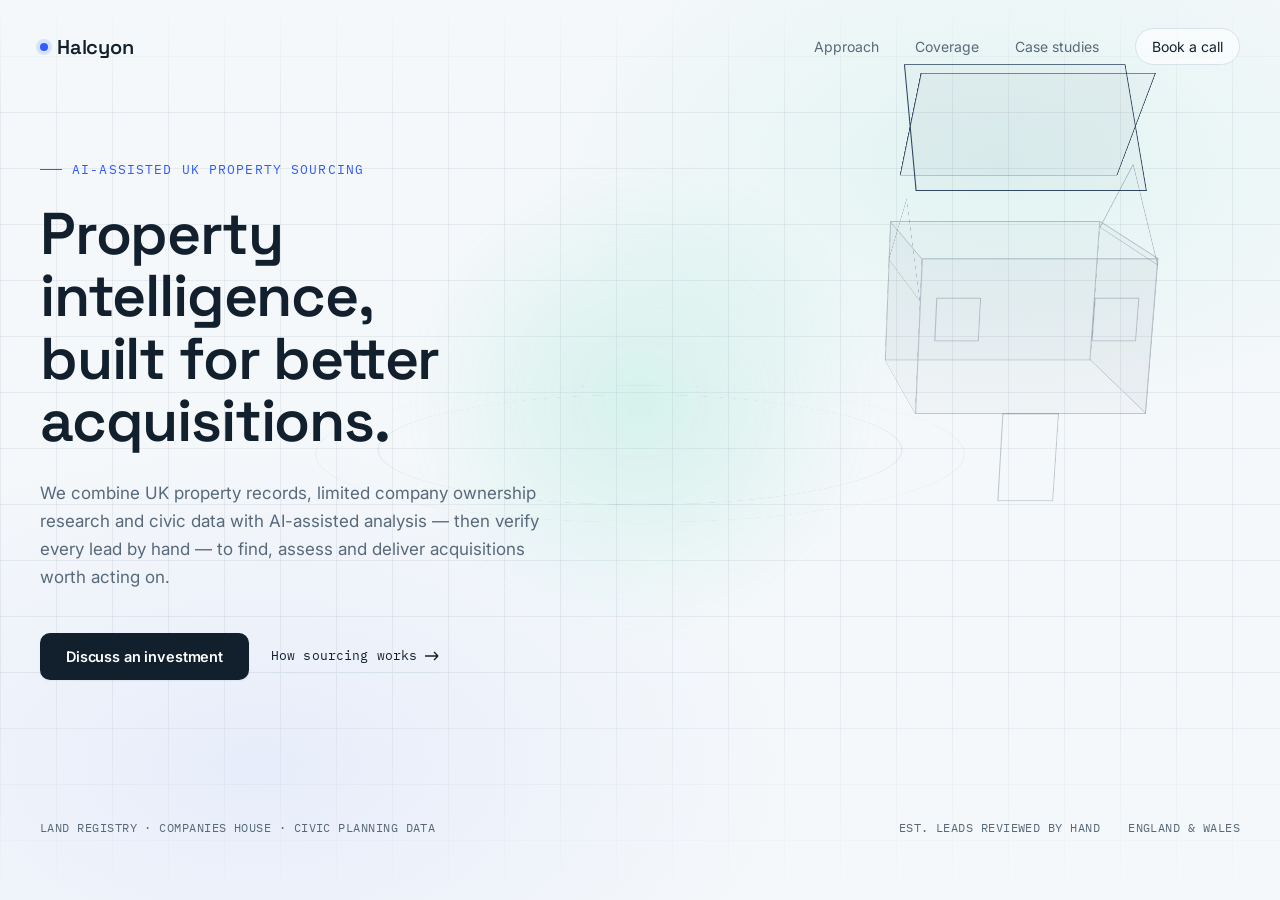
<file: htdocs/index-1.html>
<!DOCTYPE html>
<html lang="en">
<head>
<meta charset="UTF-8">
<title>Halcyon — Property intelligence, built for better acquisitions.</title>
<meta name="viewport" content="width=device-width, initial-scale=1">
<link rel="preconnect" href="https://fonts.googleapis.com">
<link href="https://fonts.googleapis.com/css2?family=Space+Grotesk:wght@400;500;600;700&family=Inter:wght@400;500;600&family=IBM+Plex+Mono:wght@400;500&display=swap" rel="stylesheet">
<style>
  :root{
    --bg: #F5F8FA;
    --surface: #FFFFFF;
    --ink: #12202E;
    --muted: #58697A;
    --line: #D7E1E8;
    --signal: #2F5BFF;
    --signal-ink: #FFFFFF;
    --mint: #2FD1A6;
    --house-line: #29415A;
    --house-line-soft: rgba(41,65,90,0.28);
    --grid-line: rgba(41,65,90,0.07);
  }
 
  *{ box-sizing:border-box; }
  html,body{ margin:0; padding:0; }
  body{
    background: var(--bg);
    color: var(--ink);
    font-family: 'Inter', sans-serif;
    -webkit-font-smoothing: antialiased;
    overflow-x:hidden;
  }
 
  /* ambient backdrop */
  .field{
    position:relative;
    min-height:100vh;
    overflow:hidden;
    background:
      radial-gradient(60% 50% at 78% 18%, rgba(47,209,166,0.10), transparent 60%),
      radial-gradient(70% 60% at 20% 85%, rgba(47,91,255,0.07), transparent 60%),
      var(--bg);
  }
 
  .grid-floor{
    position:absolute;
    inset:0;
    background-image:
      linear-gradient(var(--grid-line) 1px, transparent 1px),
      linear-gradient(90deg, var(--grid-line) 1px, transparent 1px);
    background-size: 56px 56px;
    mask-image: linear-gradient(to bottom, transparent, black 12%, black 75%, transparent 100%);
    -webkit-mask-image: linear-gradient(to bottom, transparent, black 12%, black 75%, transparent 100%);
    pointer-events:none;
  }
 
  /* nav */
  nav{
    position:relative;
    z-index:5;
    display:flex;
    align-items:center;
    justify-content:space-between;
    max-width:1280px;
    margin:0 auto;
    padding: 28px 40px 0;
  }
  .wordmark{
    font-family:'Space Groteske','Space Grotesk',sans-serif;
    font-weight:600;
    font-size:20px;
    letter-spacing:-0.01em;
    display:flex;
    align-items:center;
    gap:9px;
  }
  .wordmark .dot{
    width:8px;height:8px;border-radius:50%;
    background: var(--signal);
    box-shadow: 0 0 0 4px rgba(47,91,255,0.14);
  }
  .navlinks{
    display:flex;
    align-items:center;
    gap:36px;
    font-size:14px;
    color: var(--muted);
  }
  .navlinks a{ color:inherit; text-decoration:none; }
  .navlinks a:hover{ color:var(--ink); }
  .navlinks .cta-ghost{
    border:1px solid var(--line);
    padding:9px 16px;
    border-radius:999px;
    color:var(--ink);
    background:rgba(255,255,255,0.6);
  }
 
  /* hero */
  .hero{
    position:relative;
    z-index:2;
    max-width:1280px;
    margin:0 auto;
    padding: 96px 40px 140px;
    display:grid;
    grid-template-columns: minmax(0,620px) 1fr;
    align-items:center;
    min-height: 78vh;
  }
 
  .copy{ position:relative; z-index:3; }
 
  .eyebrow{
    font-family:'IBM Plex Mono', monospace;
    font-size:12.5px;
    letter-spacing:0.09em;
    text-transform:uppercase;
    color: var(--signal);
    display:flex;
    align-items:center;
    gap:10px;
    margin:0 0 26px;
  }
  .eyebrow::before{
    content:"";
    width:22px; height:1px;
    background: var(--signal);
    display:inline-block;
  }
 
  h1{
    font-family:'Space Grotesk', sans-serif;
    font-weight:600;
    font-size: clamp(38px, 4.6vw, 60px);
    line-height:1.06;
    letter-spacing:-0.02em;
    margin:0 0 26px;
    max-width:11.5ch;
  }
 
  p.lede{
    font-size:17px;
    line-height:1.65;
    color: var(--muted);
    max-width:46ch;
    margin:0 0 42px;
  }
 
  .actions{
    display:flex;
    align-items:center;
    gap:22px;
    flex-wrap:wrap;
  }
 
  .btn-primary{
    font-family:'Inter',sans-serif;
    font-weight:600;
    font-size:14.5px;
    color: var(--signal-ink);
    background: var(--ink);
    border:none;
    padding:15px 26px;
    border-radius:10px;
    cursor:pointer;
    letter-spacing:-0.01em;
    box-shadow: 0 1px 2px rgba(18,32,46,0.06);
    transition: transform .15s ease, background .15s ease;
  }
  .btn-primary:hover{ background: var(--signal); transform: translateY(-1px); }
 
  .btn-secondary{
    font-family:'IBM Plex Mono', monospace;
    font-size:13px;
    letter-spacing:0.01em;
    color: var(--ink);
    background:none;
    border:none;
    cursor:pointer;
    display:flex;
    align-items:center;
    gap:8px;
    padding:8px 0;
    border-bottom:1px solid var(--line);
  }
  .btn-secondary:hover{ border-color: var(--ink); }
  .btn-secondary svg{ transition: transform .15s ease; }
  .btn-secondary:hover svg{ transform: translateX(3px); }
 
  /* 3D house */
  .stage{
    position:absolute;
    inset:0;
    z-index:1;
    display:flex;
    align-items:flex-start;
    justify-content:flex-end;
    padding-right: 3vw;
    padding-top: 2vh;
    perspective: 1800px;
  }
 
  .rig{
    width: 460px;
    height: 460px;
    position:relative;
    transform-style: preserve-3d;
    transform: rotateX(-16deg);
  }
 
  .house{
    position:absolute;
    top:50%; left:50%;
    width:0; height:0;
    transform-style: preserve-3d;
    animation: spin 26s linear infinite;
  }
  @keyframes spin{
    from{ transform: rotateY(0deg); }
    to{ transform: rotateY(360deg); }
  }
 
  .face{
    position:absolute;
    top:0; left:0;
    border: 1.4px solid var(--house-line-soft);
    background: rgba(41,65,90,0.025);
  }
  .face.crisp{ border-color: var(--house-line); }
 
  /* wall dimensions */
  .wall{ width:220px; height:150px; margin:-75px 0 0 -110px; }
  .wall.front{ transform: translateZ(110px); }
  .wall.back{ transform: rotateY(180deg) translateZ(110px); }
  .wall.left{ width:220px; margin:-75px 0 0 -110px; transform: rotateY(-90deg) translateZ(110px); }
  .wall.right{ width:220px; margin:-75px 0 0 -110px; transform: rotateY(90deg) translateZ(110px); }
 
  .door{
    width:54px; height:88px;
    margin:-1px 0 0 -27px;
    top: 75px; left:0;
    transform: translateZ(111px);
    border: 1.4px solid var(--house-line-soft);
    background:none;
  }
  .window{
    width:42px; height:42px;
    top:-38px;
    border: 1.4px solid var(--house-line-soft);
    background:none;
  }
  .window.w1{ margin-left:-95px; transform: translateZ(111px); }
  .window.w2{ margin-left:53px; transform: translateZ(111px); }
 
  /* roof — two gable slopes */
  .roof-front{
    width:220px; height:156px; margin:-78px 0 0 -110px;
    transform: translateY(-75px) rotateX(45deg) translateY(-77.8px) translateZ(77.8px);
  }
  .roof-back{
    width:220px; height:156px; margin:-78px 0 0 -110px;
    transform: translateY(-75px) rotateX(-45deg) translateY(-77.8px) translateZ(-77.8px);
  }
 
  .gable{ width:220px; height:80px; margin:-114px 0 0 -110px; }
  .gable.left{ transform: rotateY(-90deg) translateZ(110px); }
  .gable.right{ transform: rotateY(90deg) translateZ(110px); }
  .gable svg{ width:100%; height:100%; display:block; }
 
  .ground-ring{
    position:absolute;
    width:520px; height:520px;
    border-radius:50%;
    border:1px solid rgba(41,65,90,0.1);
    top:50%; left:50%;
    transform: translate(-50%,-50%) rotateX(78deg);
  }
  .ground-ring.r2{ width:640px; height:640px; border-color: rgba(41,65,90,0.06); }
 
  .glow{
    position:absolute;
    width:520px; height:520px;
    top:50%; left:50%;
    transform: translate(-50%,-58%);
    background: radial-gradient(circle, rgba(47,209,166,0.16), transparent 65%);
    filter: blur(10px);
    pointer-events:none;
  }
 
  /* footer strip for context */
  .basefooter{
    position:relative; z-index:4;
    max-width:1280px; margin:0 auto;
    padding: 0 40px 48px;
    display:flex; justify-content:space-between; align-items:center;
    font-family:'IBM Plex Mono', monospace;
    font-size:11.5px;
    letter-spacing:0.04em;
    color: var(--muted);
    text-transform:uppercase;
  }
  .basefooter .tags{ display:flex; gap:28px; }
 
  @media (max-width: 880px){
    .hero{ grid-template-columns:1fr; padding-top:56px; }
    .stage{ position:relative; justify-content:center; height:360px; margin-top:20px; padding-right:0; order:2;}
    .navlinks a:not(.cta-ghost){ display:none; }
    .basefooter{ flex-direction:column; align-items:flex-start; gap:10px; }
  }
 
  @media (prefers-reduced-motion: reduce){
    .house{ animation:none; transform: rotateY(-28deg); }
  }
</style>
</head>
<body>
 
<div class="field">
  <div class="grid-floor"></div>
 
  <nav>
    <div class="wordmark"><span class="dot"></span>Halcyon</div>
    <div class="navlinks">
      <a href="#">Approach</a>
      <a href="#">Coverage</a>
      <a href="#">Case studies</a>
      <a href="#" class="cta-ghost">Book a call</a>
    </div>
  </nav>
 
  <div class="hero">
 
    <div class="stage">
      <div class="glow"></div>
      <div class="ground-ring r2"></div>
      <div class="ground-ring"></div>
      <div class="rig">
        <div class="house">
          <div class="face wall front"></div>
          <div class="face wall back"></div>
          <div class="face wall left"></div>
          <div class="face wall right"></div>
 
          <div class="face door"></div>
          <div class="face window w1"></div>
          <div class="face window w2"></div>
 
          <div class="face roof-front crisp"></div>
          <div class="face roof-back crisp"></div>
 
          <div class="gable left">
            <svg viewBox="0 0 220 80"><polygon points="110,0 0,80 220,80" fill="none" stroke="#29415A" stroke-width="1.6" stroke-opacity="0.32"/></svg>
          </div>
          <div class="gable right">
            <svg viewBox="0 0 220 80"><polygon points="110,0 0,80 220,80" fill="none" stroke="#29415A" stroke-width="1.6" stroke-opacity="0.32"/></svg>
          </div>
        </div>
      </div>
    </div>
 
    <div class="copy">
      <p class="eyebrow">AI-assisted UK property sourcing</p>
      <h1>Property intelligence, built for better acquisitions.</h1>
      <p class="lede">We combine UK property records, limited company ownership research and civic data with AI-assisted analysis — then verify every lead by hand — to find, assess and deliver acquisitions worth acting on.</p>
      <div class="actions">
        <button class="btn-primary">Discuss an investment</button>
        <button class="btn-secondary">How sourcing works
          <svg width="14" height="10" viewBox="0 0 14 10" fill="none"><path d="M0 5H13M13 5L9 1M13 5L9 9" stroke="currentColor" stroke-width="1.4"/></svg>
        </button>
      </div>
    </div>
 
  </div>
 
  <div class="basefooter">
    <span>Land registry · Companies House · Civic planning data</span>
    <div class="tags">
      <span>Est. leads reviewed by hand</span>
      <span>England &amp; Wales</span>
    </div>
  </div>
</div>
 
</body>
</html>
</file>
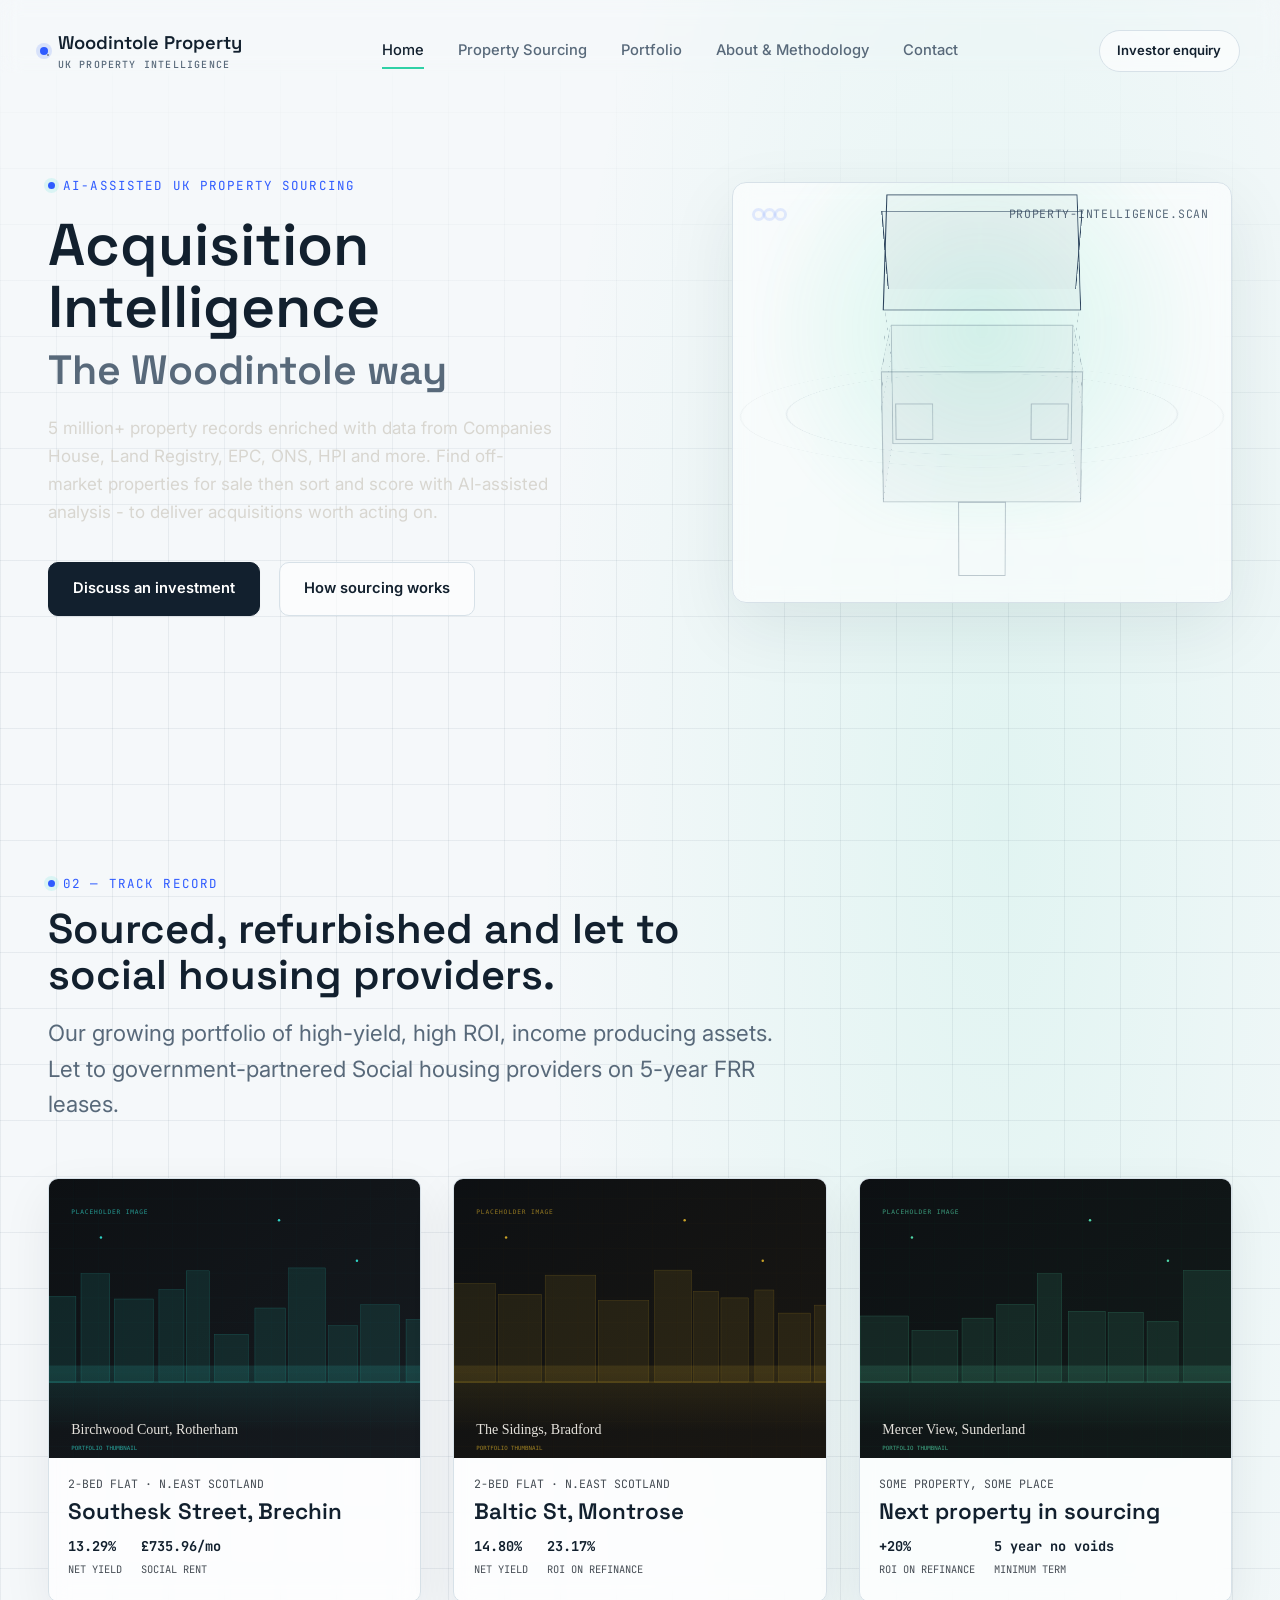
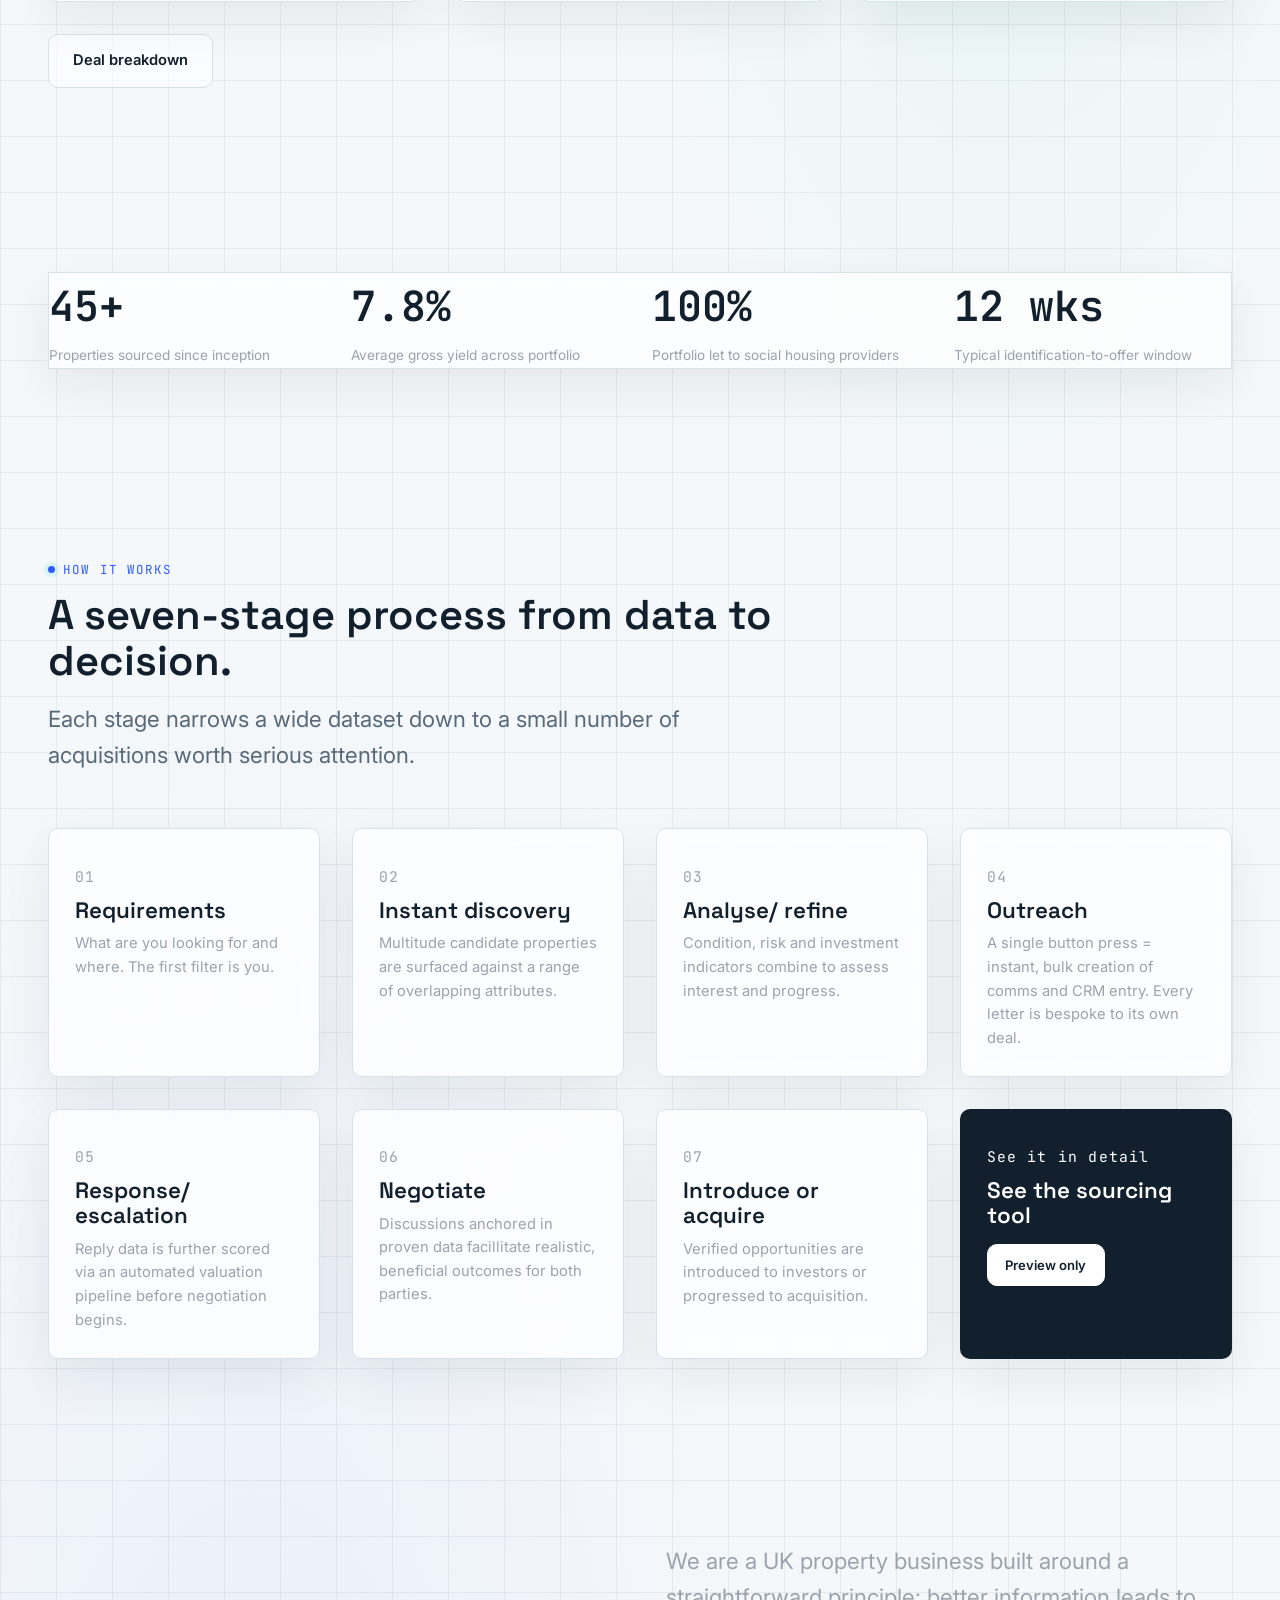
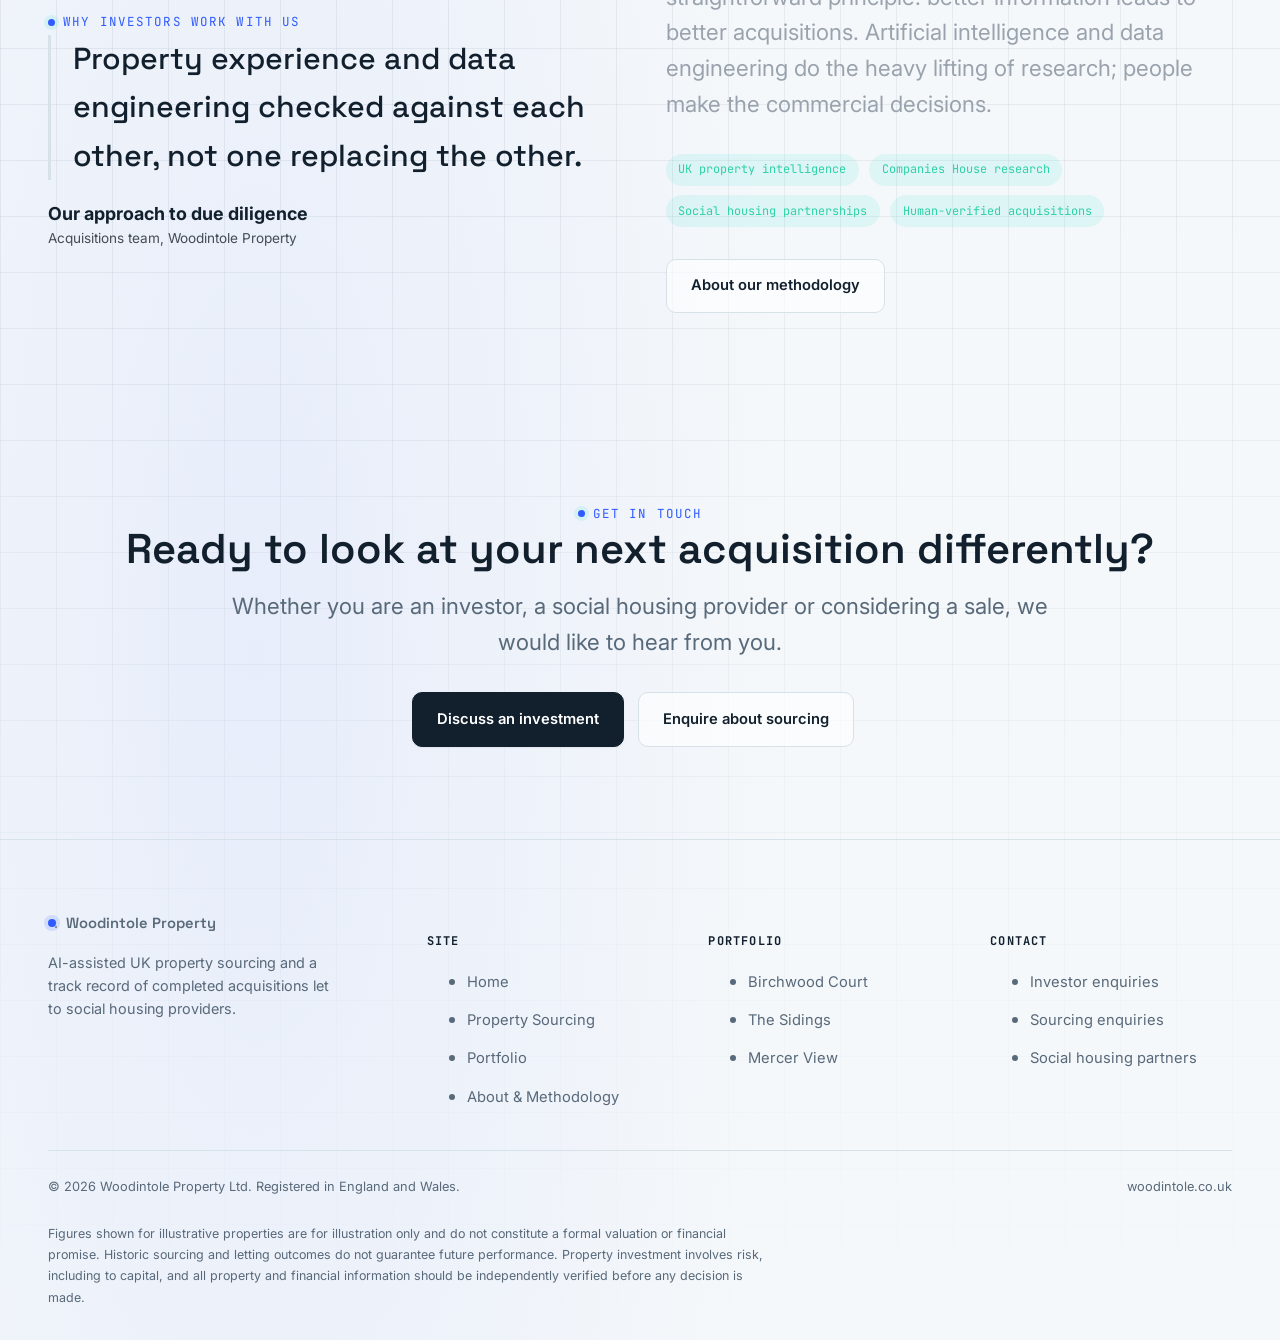
<file: htdocs/index-2.html>
<!DOCTYPE html>
<html lang="en-GB">
<head>
<meta charset="UTF-8">
<meta name="viewport" content="width=device-width, initial-scale=1.0">
<title>Woodintole Property | AI-Assisted UK Property Sourcing &amp; Portfolio</title>
<meta name="description" content="Woodintole Property combines UK property, company ownership and civic data with AI-assisted analysis to find, assess and deliver acquisitions — with a track record of properties let to social housing providers.">
<link rel="canonical" href="https://www.woodintole.co.uk/">

<!-- Open Graph -->
<meta property="og:type" content="website">
<meta property="og:title" content="Woodintole Property | Property Intelligence Built for Better Acquisitions">
<meta property="og:description" content="AI-assisted UK property sourcing built on ownership research, data engineering and human verification. See our completed acquisitions let to social housing providers.">
<meta property="og:image" content="https://www.woodintole.co.uk/images/og-default.svg">
<meta property="og:url" content="https://www.woodintole.co.uk/">
<meta property="og:site_name" content="Woodintole Property">
<meta name="twitter:card" content="summary_large_image">

<link rel="icon" href="data:,">
<link rel="preconnect" href="https://fonts.googleapis.com">
<link rel="preconnect" href="https://fonts.gstatic.com" crossorigin>
<link href="https://fonts.googleapis.com/css2?family=Space+Grotesk:wght@500;600;700&family=Inter:wght@400;500;600;700&family=JetBrains+Mono:wght@400;500;600&display=swap" rel="stylesheet">
<link rel="stylesheet" href="css/styles.css">
<style>
  :root{
    --bg: #F5F8FA;
    --surface: #FFFFFF;
    --ink: #12202E;
    --muted: #58697A;
    --line: #D7E1E8;
    --signal: #2F5BFF;
    --signal-ink: #FFFFFF;
    --mint: #2FD1A6;
    --house-line: #29415A;
    --house-line-soft: rgba(41,65,90,0.28);
    --grid-line: rgba(41,65,90,0.07);
    --paper: var(--bg);
    --charcoal: var(--ink);
    --charcoal-soft: var(--muted);
    --charcoal-line: var(--line);
    --teal: var(--mint);
    --gold: var(--signal);
    --radius-s: 8px;
    --radius-m: 10px;
    --radius-l: 14px;
    --shadow: 0 24px 70px rgba(18,32,46,0.08);
  }

  body{
    background: var(--bg);
    color: var(--ink);
    font-family:'Inter', sans-serif;
    overflow-x:hidden;
  }

  .field{
    position:relative;
    min-height:100vh;
    overflow:hidden;
    background:
      radial-gradient(60% 50% at 78% 18%, rgba(47,209,166,0.10), transparent 60%),
      radial-gradient(70% 60% at 20% 85%, rgba(47,91,255,0.07), transparent 60%),
      var(--bg);
  }

  .grid-floor{
    position:absolute;
    inset:0;
    background-image:
      linear-gradient(var(--grid-line) 1px, transparent 1px),
      linear-gradient(90deg, var(--grid-line) 1px, transparent 1px);
    background-size:56px 56px;
    mask-image:linear-gradient(to bottom, transparent, black 12%, black 75%, transparent 100%);
    -webkit-mask-image:linear-gradient(to bottom, transparent, black 12%, black 75%, transparent 100%);
    pointer-events:none;
  }

  .skip-link{ background:var(--ink); color:#fff; }
  .site-header{
    position:relative;
    z-index:5;
    background:transparent;
    border:0;
    box-shadow:none;
  }
  .nav{
    max-width:1280px;
    padding:28px 40px 0;
  }
  .brand{
    color:var(--ink);
    font-family:'Space Grotesk', sans-serif;
    font-weight:600;
    letter-spacing:0;
  }
  .brand small{ color:var(--muted); font-weight:500; }
  .brand-mark{
    width:8px;
    height:8px;
    border-radius:50%;
    background:var(--signal);
    box-shadow:0 0 0 4px rgba(47,91,255,0.14);
  }
  .nav-links{
    gap:34px;
    color:var(--muted);
    font-size:14px;
  }
  .nav-links a{
    color:inherit;
    text-decoration:none;
  }
  .nav-links a:hover,
  .nav-links a[aria-current="page"]{ color:var(--ink); }
  .nav-cta .btn,
  .navlinks .cta-ghost{
    border:1px solid var(--line);
    border-radius:999px;
    color:var(--ink);
    background:rgba(255,255,255,0.6);
    box-shadow:none;
  }
  .nav-scrim{ display:none; }
  .menu-toggle{ color:var(--ink); border-color:var(--line); background:rgba(255,255,255,0.72); }

  main,
  .site-footer{ position:relative; z-index:2; }
  .container{ max-width:1280px; }
  .hero{
    position:relative;
    min-height:78vh;
    padding:96px 0 116px;
    background:transparent;
    overflow:visible;
  }
  .hero-bg-grid,
  .hero-glow{ display:none; }
  .hero-grid{
    grid-template-columns:minmax(0,620px) 1fr;
    align-items:center;
  }
  .eyebrow{
    font-family:'JetBrains Mono', monospace;
    font-size:12.5px;
    letter-spacing:0.09em;
    color:var(--signal);
  }
  .eyebrow::before{
    background:var(--signal);
  }
  h1,
  h2,
  h3,
  h4,
  h5,
  .quote-block{
    color:var(--ink);
    letter-spacing:0;
  }
  .hero h1{
    font-size:clamp(38px, 4.6vw, 60px);
    line-height:1.06;
    max-width:11.5ch;
    margin-bottom:0.55rem;
  }
  .hero h2{
    font-size:clamp(28px, 3.2vw, 46px);
    line-height:1.08;
    color:var(--muted);
    margin-top:0;
  }
  .lede,
  p,
  li,
  .role,
  .property-type,
  .footer-disclaimer{
    color:var(--muted);
  }
  .hero .lede{
    font-size:17px;
    line-height:1.65;
    max-width:46ch;
  }

  .btn{
    border-radius:10px;
    font-weight:600;
    letter-spacing:0;
    box-shadow:0 1px 2px rgba(18,32,46,0.06);
    transition:transform .15s ease, background .15s ease, border-color .15s ease, color .15s ease;
  }
  .btn:hover{ transform:translateY(-1px); }
  .btn--primary{
    color:var(--signal-ink);
    background:var(--ink);
    border-color:var(--ink);
  }
  .btn--primary:hover{
    background:var(--signal);
    border-color:var(--signal);
  }
  .btn--ghost-dark,
  .btn--ghost-light{
    color:var(--ink);
    background:rgba(255,255,255,0.62);
    border-color:var(--line);
    box-shadow:none;
  }
  .btn--ghost-dark:hover,
  .btn--ghost-light:hover{
    color:var(--ink);
    background:#fff;
    border-color:var(--ink);
  }

  .section,
  .section-dark,
  .section-raised{
    background:transparent;
    color:var(--ink);
  }
  .section{
    padding-top:92px;
    padding-bottom:92px;
  }
  .section-head .lede,
  .center .lede{ color:var(--muted); }
  .card,
  .card-dark,
  .process-card,
  .mini-property,
  .stats-strip{
    background:rgba(255,255,255,0.72);
    border:1px solid var(--line);
    box-shadow:0 18px 50px rgba(18,32,46,0.07);
    color:var(--ink);
    backdrop-filter:blur(10px);
  }
  .card-dark,
  .section-dark .card,
  .section-dark .mini-property{
    background:rgba(255,255,255,0.74);
    border-color:var(--line);
    color:var(--ink);
  }
  .value-list li{
    border-color:var(--line);
  }
  .value-list strong,
  .mock-row strong,
  .mini-stats strong,
  .stat-item strong,
  .process-card h4,
  .footer-grid h5{
    color:var(--ink);
  }
  .icon-box,
  .mock-tag,
  .tag{
    background:rgba(47,91,255,0.08);
    border-color:rgba(47,91,255,0.16);
    color:var(--signal);
  }
  .mock-row,
  .mini-stats{
    border-color:var(--line);
  }
  .gold,
  .teal,
  .process-index{ color:var(--signal); }
  .mini-property figure{
    background:rgba(47,91,255,0.05);
  }
  .process-card[style],
  .grid--4 .process-card:last-child{
    background:var(--ink) !important;
    color:#fff !important;
    border-color:rgba(18,32,46,0.2) !important;
  }
  .process-card[style] h4,
  .process-card[style] p,
  .grid--4 .process-card:last-child h4,
  .grid--4 .process-card:last-child p{
    color:#fff;
  }
  .process-card[style] .btn,
  .grid--4 .process-card:last-child .btn{
    background:#fff;
    color:var(--ink);
    border-color:#fff;
  }
  .quote-block{
    border-color:var(--line);
  }
  .avatar-row{
    border-color:var(--line);
  }
  .site-footer{
    background:transparent;
    border-top:1px solid var(--line);
    color:var(--muted);
  }
  .site-footer a{ color:var(--muted); }
  .site-footer a:hover{ color:var(--ink); }
  .footer-bottom{
    border-color:var(--line);
    color:var(--muted);
  }

  .scan-panel{
    position:relative;
    background:rgba(255,255,255,0.58);
    border:1px solid var(--line);
    box-shadow:0 24px 70px rgba(18,32,46,0.08);
    backdrop-filter:blur(10px);
    overflow:hidden;
  }
  .scan-panel::before{
    content:"";
    position:absolute;
    inset:-12% -8% 18%;
    background:radial-gradient(circle, rgba(47,209,166,0.16), transparent 65%);
    filter:blur(10px);
    pointer-events:none;
  }
  .scan-panel-head,
  .scan-readout{
    position:relative;
    color:var(--muted);
    border-color:var(--line);
  }
  .scan-panel-head span:last-child{
    color:var(--muted);
  }
  .dot-row span{
    background:var(--signal);
    box-shadow:0 0 0 3px rgba(47,91,255,0.12);
  }
  .scan-svg{
    position:relative;
  }
  .scan-svg rect[fill^="url"]{ opacity:0.42; }
  .scan-svg g[stroke="#33d9c9"]{ stroke:var(--house-line); opacity:0.72; }
  .scan-svg g[fill="#33d9c9"]{ fill:var(--signal); }
  .scan-svg .scan-line{ fill:var(--signal); }
  .scan-readout div{
    background:rgba(245,248,250,0.76);
    border-color:var(--line);
  }
  .scan-readout span{ color:var(--muted); }
  .scan-readout strong{ color:var(--ink); }

  .wire-stage{
    position:relative;
    height:340px;
    display:flex;
    align-items:center;
    justify-content:center;
    perspective:1800px;
  }
  .wire-rig{
    width:360px;
    height:360px;
    position:relative;
    transform-style:preserve-3d;
    transform:rotateX(-16deg);
  }
  .wire-house{
    position:absolute;
    top:50%;
    left:50%;
    width:0;
    height:0;
    transform-style:preserve-3d;
    animation:wire-spin 26s linear infinite;
  }
  @keyframes wire-spin{
    from{ transform:rotateY(0deg); }
    to{ transform:rotateY(360deg); }
  }
  .wire-face{
    position:absolute;
    top:0;
    left:0;
    border:1.4px solid var(--house-line-soft);
    background:rgba(41,65,90,0.025);
  }
  .wire-face.crisp{ border-color:var(--house-line); }
  .wire-wall{ width:190px; height:130px; margin:-65px 0 0 -95px; }
  .wire-wall.front{ transform:translateZ(95px); }
  .wire-wall.back{ transform:rotateY(180deg) translateZ(95px); }
  .wire-wall.left{ transform:rotateY(-90deg) translateZ(95px); }
  .wire-wall.right{ transform:rotateY(90deg) translateZ(95px); }
  .wire-door{
    width:46px;
    height:76px;
    margin:-1px 0 0 -23px;
    top:65px;
    transform:translateZ(96px);
    background:none;
  }
  .wire-window{
    width:36px;
    height:36px;
    top:-34px;
    background:none;
  }
  .wire-window.w1{ margin-left:-82px; transform:translateZ(96px); }
  .wire-window.w2{ margin-left:46px; transform:translateZ(96px); }
  .wire-roof-front{
    width:190px;
    height:136px;
    margin:-68px 0 0 -95px;
    transform:translateY(-65px) rotateX(45deg) translateY(-67.8px) translateZ(67.8px);
  }
  .wire-roof-back{
    width:190px;
    height:136px;
    margin:-68px 0 0 -95px;
    transform:translateY(-65px) rotateX(-45deg) translateY(-67.8px) translateZ(-67.8px);
  }
  .wire-gable{
    width:190px;
    height:70px;
    margin:-99px 0 0 -95px;
    position:absolute;
    top:0;
    left:0;
  }
  .wire-gable.left{ transform:rotateY(-90deg) translateZ(95px); }
  .wire-gable.right{ transform:rotateY(90deg) translateZ(95px); }
  .wire-gable svg{ width:100%; height:100%; display:block; }
  .ground-ring{
    position:absolute;
    width:390px;
    height:390px;
    border-radius:50%;
    border:1px solid rgba(41,65,90,0.1);
    top:50%;
    left:50%;
    transform:translate(-50%,-50%) rotateX(78deg);
  }
  .ground-ring.r2{
    width:480px;
    height:480px;
    border-color:rgba(41,65,90,0.06);
  }

  @media (max-width: 880px){
    .nav{ padding:22px 20px 0; }
    .hero{ padding-top:56px; }
    .hero-grid{ grid-template-columns:1fr; }
    .wire-stage{ height:300px; }
  }

  @media (prefers-reduced-motion: reduce){
    .wire-house{ animation:none; transform:rotateY(-28deg); }
  }
</style>
</head>
<body>
<a class="skip-link" href="#main">Skip to main content</a>
<div class="field">
  <div class="grid-floor"></div>

<!-- ============================== HEADER ============================== -->
<header class="site-header">
  <div class="container nav">
    <a href="index.html" class="brand">
      <span class="brand-mark" aria-hidden="true"></span>
      <span>Woodintole Property<small>UK Property Intelligence</small></span>
    </a>
    <nav class="nav-links" id="primary-navigation" aria-label="Primary">
      <a href="index.html" aria-current="page">Home</a>
      <a href="sourcing.html">Property Sourcing</a>
      <a href="portfolio.html">Portfolio</a>
      <a href="about.html">About &amp; Methodology</a>
      <a href="contact.html">Contact</a>
    </nav>
    <div class="nav-cta">
      <a href="contact.html" class="btn btn--ghost-dark btn--small">Investor enquiry</a>
      <button class="menu-toggle" aria-label="Open menu" aria-expanded="false" aria-controls="primary-navigation">
        <svg viewBox="0 0 24 24" fill="none" stroke="currentColor" stroke-width="2"><path d="M3 6h18M3 12h18M3 18h18"/></svg>
      </button>
    </div>
  </div>
</header>
<div class="nav-scrim"></div>

<main id="main">

  <!-- ============================== HERO ============================== -->
  <section class="hero">
    <div class="hero-bg-grid" aria-hidden="true"></div>
    <div class="hero-glow" aria-hidden="true"></div>
    <div class="container hero-grid">
      <div>
        <p class="eyebrow">AI-assisted UK property sourcing</p>
        <h1>Acquisition Intelligence</h1>
        <h2>The Woodintole way</h2>
        <p class="lede">5 million+ property records enriched with data from Companies House, Land Registry, EPC, ONS, HPI and 
          more. Find off-market properties for sale then sort and score with AI-assisted analysis - to deliver acquisitions worth acting on.</p>
        <div class="hero-ctas">
          <a href="contact.html" class="btn btn--primary">Discuss an investment</a>
          <a href="sourcing.html" class="btn btn--ghost-dark">How sourcing works</a>
        </div>
        <!--<div class="hero-proof">
          <div><strong data-count-to="45" data-suffix="+">0</strong><span>Properties sourced to date</span></div>
          <div><strong data-count-to="100" data-suffix="%">0</strong><span>Let to social housing providers</span></div>
          <div><strong data-count-to="7" data-prefix="0" data-suffix="-stage">0</strong><span>Verified sourcing process</span></div>
        </div>-->
      </div>

      <!-- Signature visual: live-feeling property intelligence scan panel -->
      <div class="scan-panel" data-reveal>
        <div class="scan-panel-head">
          <span class="dot-row"><span></span><span></span><span></span></span>
          <span>property-intelligence.scan</span>
        </div>
        <div class="wire-stage" role="img" aria-label="Illustrative wireframe house representing property intelligence">
          <div class="ground-ring r2"></div>
          <div class="ground-ring"></div>
          <div class="wire-rig">
            <div class="wire-house">
              <div class="wire-face wire-wall front"></div>
              <div class="wire-face wire-wall back"></div>
              <div class="wire-face wire-wall left"></div>
              <div class="wire-face wire-wall right"></div>
              <div class="wire-face wire-door"></div>
              <div class="wire-face wire-window w1"></div>
              <div class="wire-face wire-window w2"></div>
              <div class="wire-face wire-roof-front crisp"></div>
              <div class="wire-face wire-roof-back crisp"></div>
              <div class="wire-gable left">
                <svg viewBox="0 0 190 70"><polygon points="95,0 0,70 190,70" fill="none" stroke="#29415A" stroke-width="1.6" stroke-opacity="0.32"/></svg>
              </div>
              <div class="wire-gable right">
                <svg viewBox="0 0 190 70"><polygon points="95,0 0,70 190,70" fill="none" stroke="#29415A" stroke-width="1.6" stroke-opacity="0.32"/></svg>
              </div>
            </div>
          </div>
        </div>
       
      </div>
    </div>
  </section>

 

  <!-- ====================== PORTFOLIO INTRODUCTION ====================== -->
  <section class="section section-dark">
    <div class="container">
      <div class="section-head">
        <p class="eyebrow">02 — Track record</p>
        <h2>Sourced, refurbished and let to social housing providers.</h2>
        <p class="lede">Our growing portfolio of high-yield, high ROI, income producing assets. Let to government-partnered Social housing providers on 5-year FRR leases.</p>
      </div>

      <div class="grid grid--3">
        <a class="mini-property" href="properties/property-one.html" data-reveal>
          <figure>
            <img src="images/birchwood-court-thumb.svg" alt="Exterior image of property sourceed for social housing" width="900" height="700" loading="lazy">
          </figure>
          <figcaption>
            <p class="property-type">2-bed flat · N.East Scotland</p>
            <h4>Southesk Street, Brechin</h4>
            <div class="mini-stats">
              <div><strong>13.29%</strong><span>Net yield</span></div>
              <div><strong>£735.96/mo</strong><span>Social Rent</span></div>
            </div>
          </figcaption>
        </a>
        <a class="mini-property" href="properties/property-two.html" data-reveal>
          <figure>
            <img src="images/the-sidings-thumb.svg" alt="Placeholder exterior image of The Sidings, a sourced property in Bradford" width="900" height="700" loading="lazy">
          </figure>
          <figcaption>
            <p class="property-type">2-bed flat · N.East Scotland</p>
            <h4>Baltic St, Montrose</h4>
            <div class="mini-stats">
              <div><strong>14.80%</strong><span>Net yield</span></div>
              <div><strong>23.17%</strong><span>ROI on refinance</span></div>
            </div>
          </figcaption>
        </a>
        <a class="mini-property" href="properties/property-three.html" data-reveal>
          <figure>
            <img src="images/mercer-view-thumb.svg" alt="Placeholder exterior image of Mercer View, a sourced property in Sunderland" width="900" height="700" loading="lazy">
          </figure>
          <figcaption>
            <p class="property-type">Some property, some place</p>
            <h4>Next property in sourcing</h4>
            <div class="mini-stats">
              <div><strong>+20%</strong><span>ROI on refinance</span></div>
              <div><strong>5 year no voids</strong><span>Minimum term</span></div>
            </div>
          </figcaption>
        </a>
      </div>
      <a href="portfolio.html" class="btn btn--ghost-dark mt-2">Deal breakdown</a>
    </div>
  </section>

  <!-- ====================== TOP-LINE STATISTICS ====================== -->
  <section class="section section-raised">
    <div class="container">
      <div class="stats-strip">
        <div class="stat-item" data-reveal><strong data-count-to="45" data-suffix="+">0</strong><span>Properties sourced since inception</span></div>
        <div class="stat-item" data-reveal><strong data-count-to="7.8" data-decimals="1" data-suffix="%">0</strong><span>Average gross yield across portfolio</span></div>
        <div class="stat-item" data-reveal><strong data-count-to="100" data-suffix="%">0</strong><span>Portfolio let to social housing providers</span></div>
        <div class="stat-item" data-reveal><strong data-count-to="12" data-suffix=" wks">0</strong><span>Typical identification-to-offer window</span></div>
      </div>
    </div>
  </section>

  <!-- ====================== PROCESS OVERVIEW ====================== -->
  <section class="section">
    <div class="container">
      <div class="section-head">
        <p class="eyebrow">How it works</p>
        <h2>A seven-stage process from data to decision.</h2>
        <p class="lede">Each stage narrows a wide dataset down to a small number of acquisitions worth serious attention.</p>
      </div>
      <div class="grid grid--4">
        <div class="process-card card"><p class="process-index">01</p><h4>Requirements</h4><p>What are you looking for and where. The first filter is you.</p></div>
        <div class="process-card card"><p class="process-index">02</p><h4>Instant discovery</h4><p>Multitude candidate properties are surfaced against a range of overlapping attributes.</p></div>
        <div class="process-card card"><p class="process-index">03</p><h4>Analyse/ refine</h4><p>Condition, risk and investment indicators combine to assess interest and progress.</p></div>
        <div class="process-card card"><p class="process-index">04</p><h4>Outreach</h4><p>A single button press = instant, bulk creation of comms and CRM entry. Every letter is bespoke to its own deal.</p></div>
        <div class="process-card card"><p class="process-index">05</p><h4>Response/ escalation</h4><p>Reply data is further scored via an automated valuation pipeline before negotiation begins.</p></div>
        <div class="process-card card"><p class="process-index">06</p><h4>Negotiate</h4><p>Discussions anchored in proven data facillitate realistic, beneficial outcomes for both parties.</p></div>
        <div class="process-card card"><p class="process-index">07</p><h4>Introduce or acquire</h4><p>Verified opportunities are introduced to investors or progressed to acquisition.</p></div>
        <div class="process-card card" style="background:var(--charcoal); color:var(--paper); border-color:var(--charcoal-line);">
          <p class="process-index">See it in detail</p>
          <h4 style="margin-top:0.6rem;">See the sourcing tool</h4>
          <a href="sourcing.html" class="btn btn--ghost-dark btn--small mt-1">Preview only</a>
        </div>
      </div>
    </div>
  </section>

  <!-- ====================== TRUST SECTION ====================== -->
  <section class="section section-dark">
    <div class="container two-col">
      <div>
        <p class="eyebrow">Why investors work with us</p>
        <blockquote class="quote-block">Property experience and data engineering checked against each other, not one replacing the other.</blockquote>
        <div class="avatar-row">
          <div>
            <strong>Our approach to due diligence</strong>
            <p class="role">Acquisitions team, Woodintole Property</p>
          </div>
        </div>
      </div>
      <div>
        <p class="lede">We are a UK property business built around a straightforward principle: better information leads to better acquisitions. Artificial intelligence and data engineering do the heavy lifting of research; people make the commercial decisions.</p>
        <div class="tag-list mt-2">
          <span class="tag">UK property intelligence</span>
          <span class="tag">Companies House research</span>
          <span class="tag">Social housing partnerships</span>
          <span class="tag">Human-verified acquisitions</span>
        </div>
        <a href="about.html" class="btn btn--ghost-dark mt-2">About our methodology</a>
      </div>
    </div>
  </section>

  <!-- ====================== FINAL CTA ====================== -->
  <section class="section">
    <div class="container center container--narrow">
      <p class="eyebrow center">Get in touch</p>
      <h2>Ready to look at your next acquisition differently?</h2>
      <p class="lede center mt-1">Whether you are an investor, a social housing provider or considering a sale, we would like to hear from you.</p>
      <div class="hero-ctas mt-2" style="justify-content:center; display:flex; flex-wrap:wrap;">
        <a href="contact.html" class="btn btn--primary">Discuss an investment</a>
        <a href="contact.html" class="btn btn--ghost-light">Enquire about sourcing</a>
      </div>
    </div>
  </section>

</main>

<!-- ============================== FOOTER ============================== -->
<footer class="site-footer">
  <div class="container">
    <div class="footer-grid">
      <div>
        <a href="index.html" class="brand" style="margin-bottom:1rem;">
          <span class="brand-mark" aria-hidden="true"></span>
          <span>Woodintole Property</span>
        </a>
        <p style="max-width:32ch; font-size:0.9rem;">AI-assisted UK property sourcing and a track record of completed acquisitions let to social housing providers.</p>
      </div>
      <div>
        <h5>Site</h5>
        <ul>
          <li><a href="index.html">Home</a></li>
          <li><a href="sourcing.html">Property Sourcing</a></li>
          <li><a href="portfolio.html">Portfolio</a></li>
          <li><a href="about.html">About &amp; Methodology</a></li>
        </ul>
      </div>
      <div>
        <h5>Portfolio</h5>
        <ul>
          <li><a href="properties/property-one.html">Birchwood Court</a></li>
          <li><a href="properties/property-two.html">The Sidings</a></li>
          <li><a href="properties/property-three.html">Mercer View</a></li>
        </ul>
      </div>
      <div>
        <h5>Contact</h5>
        <ul>
          <li><a href="contact.html">Investor enquiries</a></li>
          <li><a href="contact.html">Sourcing enquiries</a></li>
          <li><a href="contact.html">Social housing partners</a></li>
        </ul>
      </div>
    </div>
    <div class="footer-bottom">
      <span>© 2026 Woodintole Property Ltd. Registered in England and Wales.</span>
      <span>woodintole.co.uk</span>
    </div>
    <p class="footer-disclaimer">Figures shown for illustrative properties are for illustration only and do not constitute a formal valuation or financial promise. Historic sourcing and letting outcomes do not guarantee future performance. Property investment involves risk, including to capital, and all property and financial information should be independently verified before any decision is made.</p>
  </div>
</footer>

<script src="js/main.js"></script>
</div>
</body>
</html>
</file>
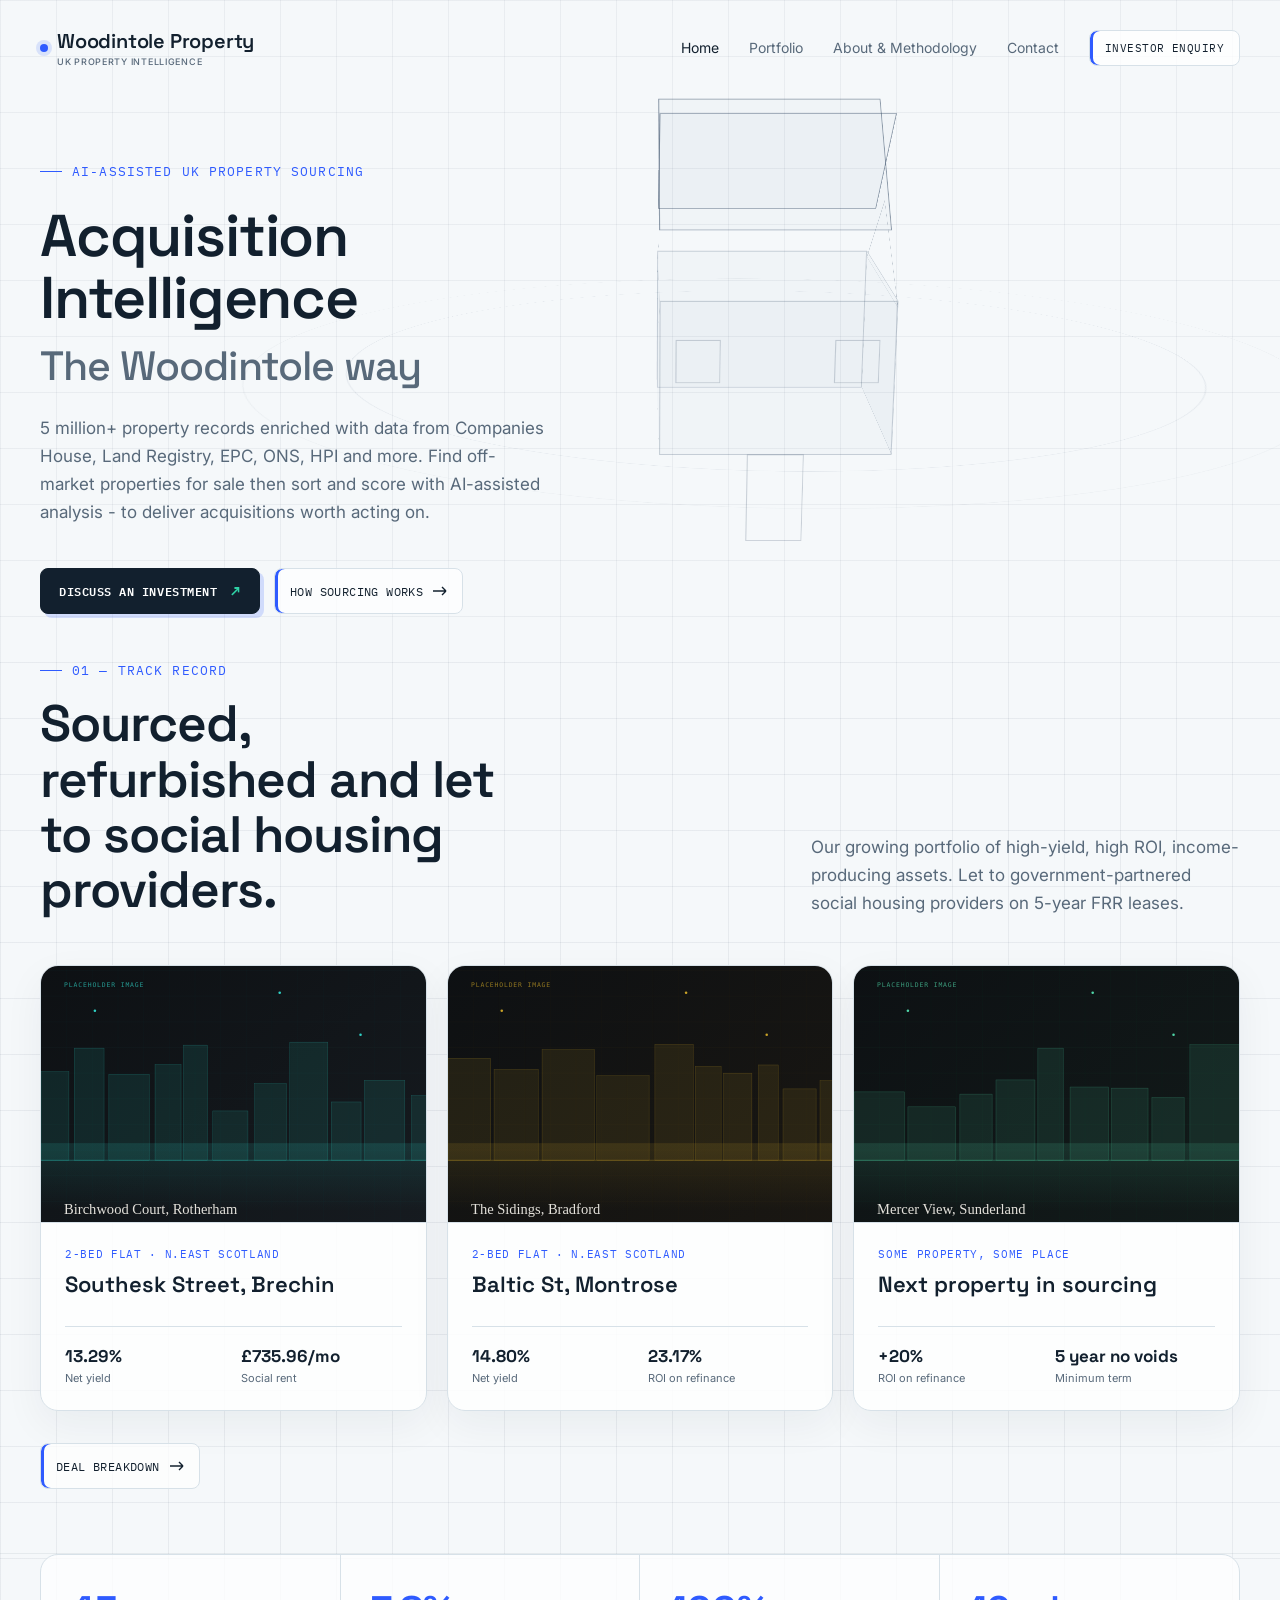
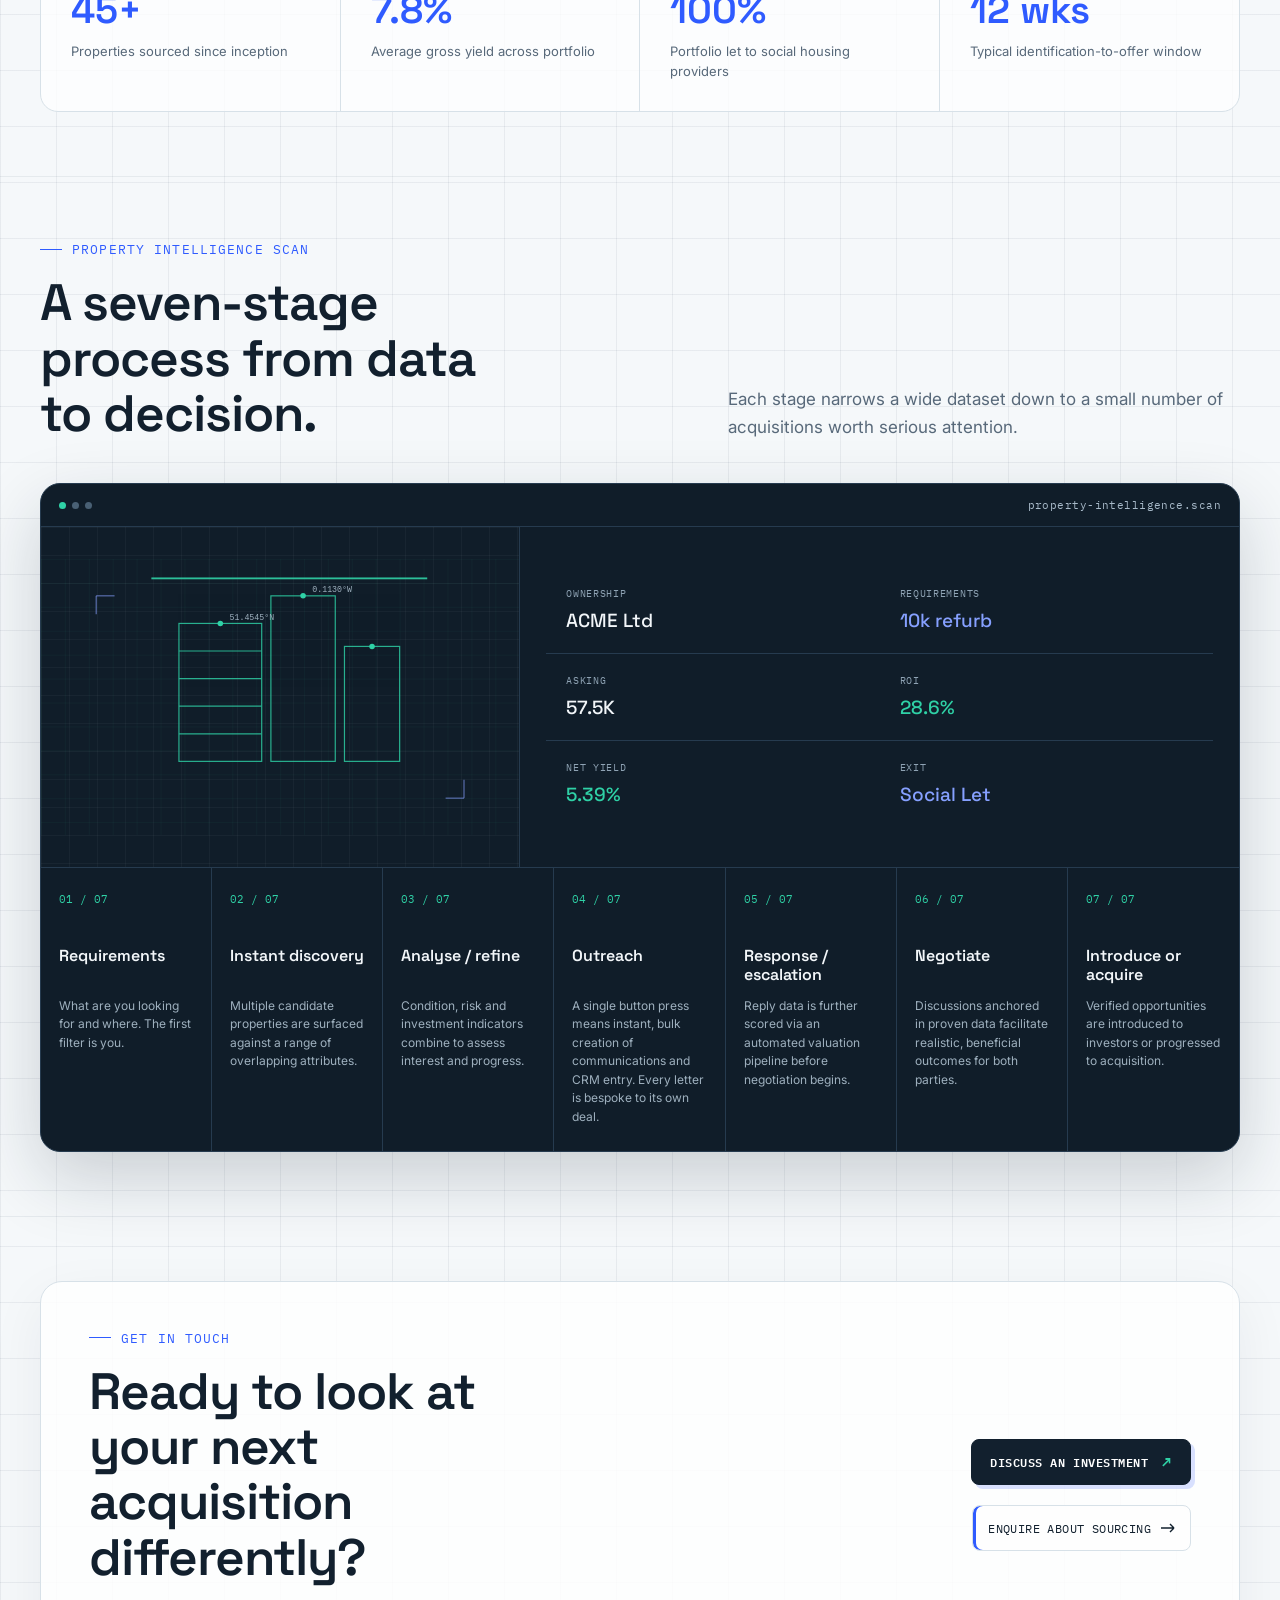
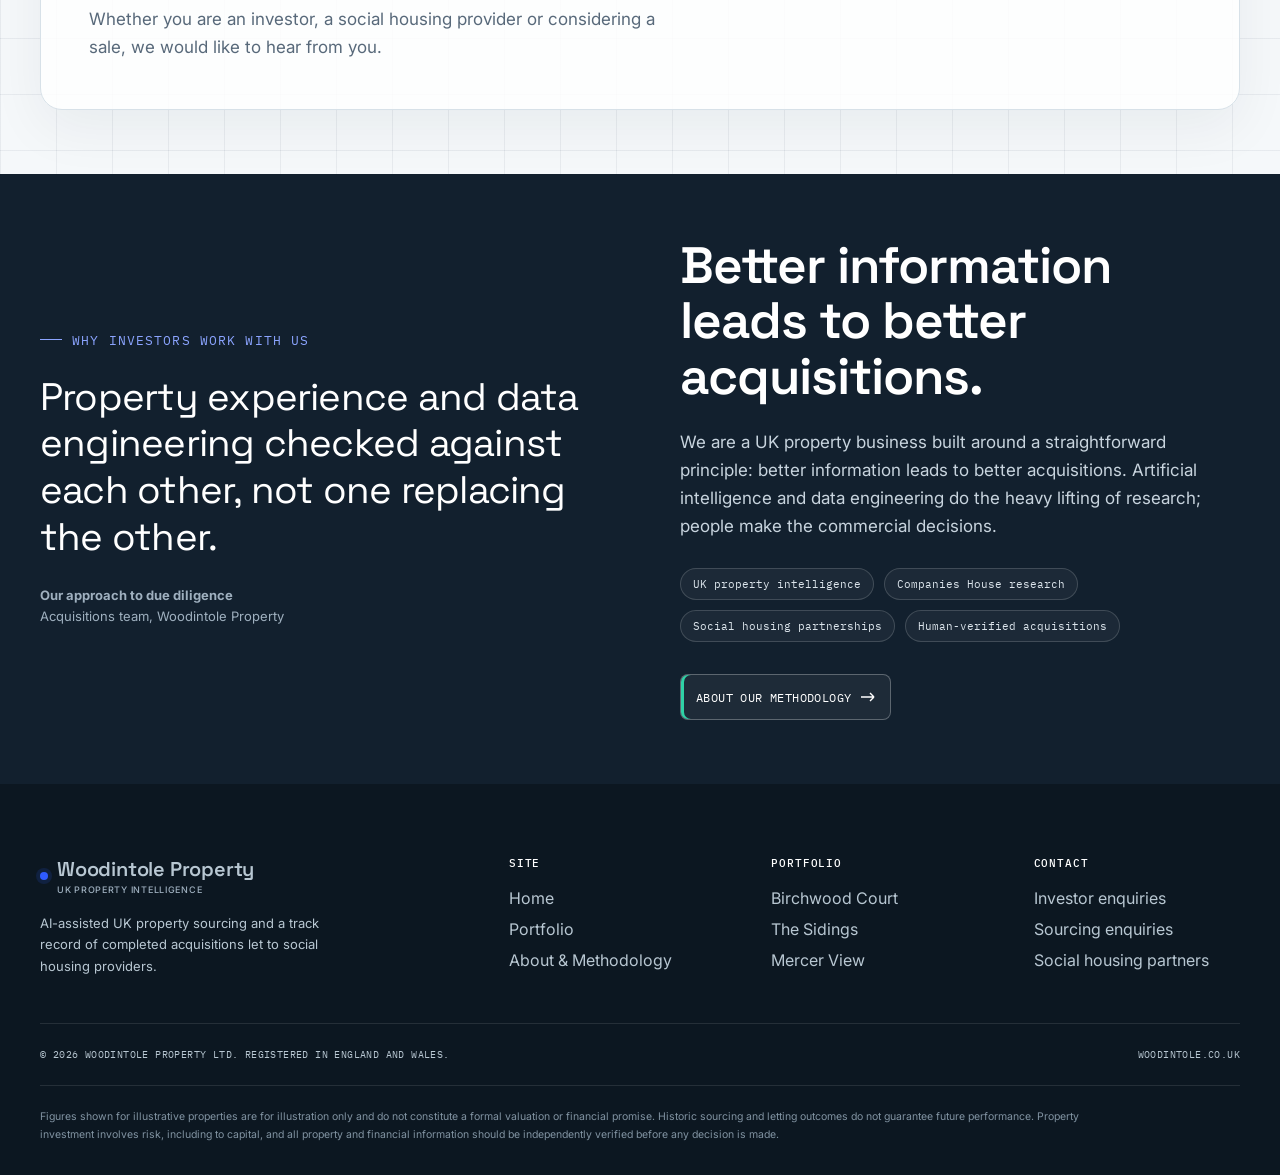
<file: htdocs/index-3.html>
<!DOCTYPE html>
<html lang="en-GB">
<head>
<meta charset="UTF-8">
<meta name="viewport" content="width=device-width, initial-scale=1.0">
<title>Woodintole Property | AI-Assisted UK Property Sourcing &amp; Portfolio</title>
<meta name="description" content="Woodintole Property combines UK property, company ownership and civic data with AI-assisted analysis to find, assess and deliver acquisitions — with a track record of properties let to social housing providers.">
<link rel="canonical" href="https://www.woodintole.co.uk/">
<meta property="og:type" content="website">
<meta property="og:title" content="Woodintole Property | Property Intelligence Built for Better Acquisitions">
<meta property="og:description" content="AI-assisted UK property sourcing built on ownership research, data engineering and human verification. See our completed acquisitions let to social housing providers.">
<meta property="og:image" content="https://www.woodintole.co.uk/images/og-default.svg">
<meta property="og:url" content="https://www.woodintole.co.uk/">
<meta property="og:site_name" content="Woodintole Property">
<meta name="twitter:card" content="summary_large_image">
<link rel="icon" href="data:,">
<link rel="preconnect" href="https://fonts.googleapis.com">
<link href="https://fonts.googleapis.com/css2?family=Space+Grotesk:wght@400;500;600;700&family=Inter:wght@400;500;600&family=IBM+Plex+Mono:wght@400;500&display=swap" rel="stylesheet">
<style>
  :root{
    --bg:#F5F8FA;
    --surface:#FFFFFF;
    --ink:#12202E;
    --muted:#58697A;
    --line:#D7E1E8;
    --signal:#2F5BFF;
    --signal-ink:#FFFFFF;
    --mint:#2FD1A6;
    --house-line:#29415A;
    --house-line-soft:rgba(41,65,90,0.22);
    --grid-line:rgba(41,65,90,0.07);
    --wireframe-scale:clamp(2.775, calc(1.5 + 0.18vw), 5.025);
  }

  *{ box-sizing:border-box; }
  html,body{ margin:0; padding:0; }
  body{
    background:var(--bg);
    color:var(--ink);
    font-family:'Inter',sans-serif;
    -webkit-font-smoothing:antialiased;
    overflow-x:hidden;
  }

  .field{
    position:relative;
    min-height:0;
    overflow:hidden;
    background:var(--bg);
  }

  .grid-floor{
    position:absolute;
    inset:0;
    background-image:
      linear-gradient(var(--grid-line) 1px,transparent 1px),
      linear-gradient(90deg,var(--grid-line) 1px,transparent 1px);
    background-size:56px 56px;
    opacity:.82;
    pointer-events:none;
  }

  nav{
    position:relative;
    z-index:5;
    display:flex;
    align-items:center;
    justify-content:space-between;
    max-width:1280px;
    margin:0 auto;
    padding:28px 40px 0;
  }
  .wordmark{
    color:var(--ink);
    font-family:'Space Grotesk',sans-serif;
    font-weight:600;
    font-size:20px;
    letter-spacing:-0.01em;
    display:flex;
    align-items:center;
    gap:9px;
    text-decoration:none;
  }
  .wordmark > span:last-child{
    display:flex;
    flex-direction:column;
  }
  .wordmark small{
    margin-top:2px;
    color:var(--muted);
    font-family:'Inter',sans-serif;
    font-size:9px;
    font-weight:500;
    letter-spacing:0.08em;
    text-transform:uppercase;
  }
  .wordmark .dot{
    width:8px;
    height:8px;
    border-radius:50%;
    background:var(--signal);
    box-shadow:0 0 0 4px rgba(47,91,255,0.14);
  }
  .navlinks{
    display:flex;
    align-items:center;
    gap:30px;
    font-size:14px;
    color:var(--muted);
  }
  .navlinks a{ color:inherit; text-decoration:none; }
  .navlinks a:hover,
  .navlinks a[aria-current="page"]{ color:var(--ink); }
  .navlinks .cta-ghost{
    border:1px solid var(--line);
    padding:10px 15px;
    border-radius:8px;
    color:var(--ink);
    background:rgba(255,255,255,0.76);
    box-shadow:inset 3px 0 0 var(--signal);
    font-family:'IBM Plex Mono',monospace;
    font-size:11px;
    letter-spacing:.04em;
    text-transform:uppercase;
    transition:border-color .18s ease,box-shadow .18s ease,transform .18s ease;
  }
  .navlinks .cta-ghost:hover{
    border-color:rgba(47,91,255,.48);
    box-shadow:inset 3px 0 0 var(--signal),0 7px 20px rgba(47,91,255,.11);
    transform:translateY(-1px);
  }

  .hero{
    position:relative;
    z-index:2;
    max-width:1280px;
    min-height:0;
    margin:0 auto;
    padding:96px 40px 48px;
    display:flex;
    align-items:center;
  }
  .copy{
    position:relative;
    z-index:3;
    width:min(620px,100%);
  }
  .eyebrow{
    font-family:'IBM Plex Mono',monospace;
    font-size:12.5px;
    letter-spacing:0.09em;
    text-transform:uppercase;
    color:var(--signal);
    display:flex;
    align-items:center;
    gap:10px;
    margin:0 0 26px;
  }
  .eyebrow::before{
    content:"";
    width:22px;
    height:1px;
    background:var(--signal);
    display:inline-block;
  }
  h1{
    font-family:'Space Grotesk',sans-serif;
    font-weight:600;
    font-size:clamp(38px,4.6vw,60px);
    line-height:1.06;
    letter-spacing:-0.02em;
    margin:0 0 14px;
    max-width:11.5ch;
  }
  h2{
    color:var(--muted);
    font-family:'Space Grotesk',sans-serif;
    font-size:clamp(27px,3.2vw,44px);
    font-weight:500;
    line-height:1.08;
    letter-spacing:-0.02em;
    margin:0 0 26px;
  }
  p.lede{
    font-size:17px;
    line-height:1.65;
    color:var(--muted);
    max-width:46ch;
    margin:0 0 42px;
  }
  .actions{
    display:flex;
    align-items:center;
    gap:14px;
    flex-wrap:wrap;
  }
  .btn-primary{
    position:relative;
    display:inline-flex;
    align-items:center;
    justify-content:center;
    gap:14px;
    min-height:46px;
    font-family:'IBM Plex Mono',monospace;
    font-weight:600;
    font-size:12px;
    line-height:1;
    color:var(--signal-ink);
    background:var(--ink);
    border:1px solid var(--ink);
    padding:14px 18px;
    border-radius:8px;
    cursor:pointer;
    letter-spacing:.045em;
    text-transform:uppercase;
    box-shadow:4px 4px 0 rgba(47,91,255,.18);
    transition:transform .18s ease,background .18s ease,border-color .18s ease,box-shadow .18s ease;
    text-decoration:none;
  }
  .btn-primary::after{
    content:"↗";
    color:var(--mint);
    font-size:15px;
    line-height:1;
  }
  .btn-primary:hover{
    background:var(--signal);
    border-color:var(--signal);
    box-shadow:4px 4px 0 rgba(47,209,166,.34);
    transform:translate(-1px,-1px);
  }
  .btn-primary:active{
    box-shadow:1px 1px 0 rgba(47,209,166,.34);
    transform:translate(2px,2px);
  }
  .btn-secondary{
    position:relative;
    font-family:'IBM Plex Mono',monospace;
    font-size:11.5px;
    letter-spacing:.035em;
    text-transform:uppercase;
    color:var(--ink);
    background:rgba(255,255,255,.72);
    border:1px solid var(--line);
    border-radius:8px;
    cursor:pointer;
    display:inline-flex;
    align-items:center;
    gap:10px;
    min-height:46px;
    padding:12px 15px;
    box-shadow:inset 3px 0 0 var(--signal);
    text-decoration:none;
    transition:color .18s ease,border-color .18s ease,background .18s ease,box-shadow .18s ease,transform .18s ease;
  }
  .btn-secondary:hover{
    color:var(--signal);
    background:var(--surface);
    border-color:rgba(47,91,255,.42);
    box-shadow:inset 3px 0 0 var(--mint),0 7px 20px rgba(47,91,255,.09);
    transform:translateY(-1px);
  }
  .btn-secondary svg{ transition:transform .15s ease; }
  .btn-secondary:hover svg{ transform:translateX(3px); }
  .btn-primary:focus-visible,
  .btn-secondary:focus-visible,
  .navlinks .cta-ghost:focus-visible,
  .menu-toggle:focus-visible{
    outline:2px solid var(--signal);
    outline-offset:3px;
  }

  /* Full-hero wireframe: sized from the viewport and layered behind the copy. */
  .stage{
    position:absolute;
    inset:0;
    z-index:1;
    pointer-events:none;
    perspective:clamp(1200px,130vw,2200px);
  }
  .rig{
    position:absolute;
    inset:0;
    transform-style:preserve-3d;
    transform:rotateX(-16deg);
  }
  .house-anchor{
    position:absolute;
    top:47%;
    left:60%;
    width:0;
    height:0;
    transform:scale(var(--wireframe-scale));
    transform-style:preserve-3d;
  }
  .house{
    position:absolute;
    inset:0;
    width:0;
    height:0;
    transform-style:preserve-3d;
    animation:spin 26s linear infinite;
  }
  @keyframes spin{
    from{ transform:rotateY(0deg); }
    to{ transform:rotateY(360deg); }
  }
  .face{
    position:absolute;
    top:0;
    left:0;
    border:1.15px solid var(--house-line-soft);
    background:rgba(41,65,90,0.018);
  }
  .face.crisp{ border-color:rgba(41,65,90,0.5); }
  .wall{ width:220px; height:150px; margin:-75px 0 0 -110px; }
  .wall.front{ transform:translateZ(110px); }
  .wall.back{ transform:rotateY(180deg) translateZ(110px); }
  .wall.left{ transform:rotateY(-90deg) translateZ(110px); }
  .wall.right{ transform:rotateY(90deg) translateZ(110px); }
  .door{
    width:54px;
    height:88px;
    margin:-1px 0 0 -27px;
    top:75px;
    left:0;
    transform:translateZ(111px);
    background:none;
  }
  .window{
    width:42px;
    height:42px;
    top:-38px;
    background:none;
  }
  .window.w1{ margin-left:-95px; transform:translateZ(111px); }
  .window.w2{ margin-left:53px; transform:translateZ(111px); }
  .roof-front{
    width:220px;
    height:156px;
    margin:-78px 0 0 -110px;
    transform:translateY(-75px) rotateX(45deg) translateY(-77.8px) translateZ(77.8px);
  }
  .roof-back{
    width:220px;
    height:156px;
    margin:-78px 0 0 -110px;
    transform:translateY(-75px) rotateX(-45deg) translateY(-77.8px) translateZ(-77.8px);
  }
  .gable{ width:220px; height:80px; margin:-114px 0 0 -110px; }
  .gable.left{ transform:rotateY(-90deg) translateZ(110px); }
  .gable.right{ transform:rotateY(90deg) translateZ(110px); }
  .gable svg{ width:100%; height:100%; display:block; }
  .ground-ring{
    position:absolute;
    width:clamp(620px,65vw,1080px);
    aspect-ratio:1;
    border-radius:50%;
    border:1px solid rgba(41,65,90,0.085);
    top:49%;
    left:60%;
    transform:translate(-50%,-50%) rotateX(78deg);
  }
  .ground-ring.r2{
    width:clamp(760px,80vw,1320px);
    border-color:rgba(41,65,90,0.05);
  }
  .glow{
    position:absolute;
    width:clamp(620px,66vw,1100px);
    aspect-ratio:1;
    top:47%;
    left:60%;
    transform:translate(-50%,-56%);
    background:none;
    filter:none;
  }

  .basefooter{
    position:relative;
    z-index:4;
    max-width:1280px;
    margin:0 auto;
    padding:0 40px 48px;
    display:flex;
    justify-content:space-between;
    align-items:center;
    font-family:'IBM Plex Mono',monospace;
    font-size:11.5px;
    letter-spacing:0.04em;
    color:var(--muted);
    text-transform:uppercase;
  }
  .basefooter .tags{ display:flex; gap:28px; }

  @media (max-width:880px){
    :root{ --wireframe-scale:clamp(2.325,calc(2.025 + 0.15vw),2.775); }
    nav{ padding-inline:24px; }
    .hero{
      min-height:0;
      padding:56px 24px 48px;
      align-items:flex-start;
    }
    .copy{ width:100%; }
    .navlinks a:not(.cta-ghost){ display:none; }
    .house-anchor,
    .ground-ring,
    .glow{ left:50%; }
    .house-anchor,
    .glow{ top:43%; }
    .ground-ring{ top:45%; }
    .stage{ opacity:0.62; }
    .basefooter{
      padding-inline:24px;
      flex-direction:column;
      align-items:flex-start;
      gap:10px;
    }
  }
  @media (max-width:520px){
    .house-anchor,
    .glow{ top:40%; }
    .ground-ring{ top:42%; }
    .basefooter .tags{ flex-direction:column; gap:8px; }
  }
  @media (prefers-reduced-motion:reduce){
    .house{ animation:none; transform:rotateY(-28deg); }
  }

  .skip-link{
    position:fixed;
    top:12px;
    left:12px;
    z-index:100;
    padding:10px 14px;
    border-radius:8px;
    color:var(--signal-ink);
    background:var(--ink);
    font-size:13px;
    transform:translateY(-160%);
    transition:transform .18s ease;
  }
  .skip-link:focus{ transform:translateY(0); }

  .menu-toggle{
    display:none;
    width:40px;
    height:40px;
    align-items:center;
    justify-content:center;
    padding:0;
    border:1px solid var(--line);
    border-radius:10px;
    color:var(--ink);
    background:rgba(255,255,255,0.86);
    box-shadow:inset 3px 0 0 var(--signal);
    cursor:pointer;
  }
  .menu-toggle svg{ width:20px; height:20px; }

  .page-content{
    position:relative;
    background:
      linear-gradient(var(--grid-line) 1px,transparent 1px),
      linear-gradient(90deg,var(--grid-line) 1px,transparent 1px),
      var(--bg);
    background-size:56px 56px;
  }
  .content-section{
    position:relative;
    padding:64px 40px;
  }
  .page-content > .content-section:first-child{ padding-top:0; }
  .page-content > .content-section + .content-section:not(.trust-section){
    border-top:1px solid rgba(41,65,90,.08);
  }
  .section-inner{
    width:min(1200px,100%);
    margin:0 auto;
  }
  .section-heading{
    display:grid;
    grid-template-columns:minmax(0,1.25fr) minmax(280px,.75fr);
    gap:56px;
    align-items:end;
    margin-bottom:48px;
  }
  .section-heading .eyebrow{ margin-bottom:18px; }
  .section-heading h2,
  .trust-grid h2,
  .contact-panel h2,
  .scan-intro h2{
    max-width:15ch;
    margin:0;
    color:var(--ink);
    font-size:clamp(32px,4vw,52px);
    font-weight:600;
  }
  .section-heading .lede,
  .trust-grid .lede,
  .contact-panel .lede,
  .scan-intro .lede{
    max-width:52ch;
    margin:0;
    color:var(--muted);
  }

  .portfolio-grid{
    display:grid;
    grid-template-columns:repeat(3,minmax(0,1fr));
    gap:20px;
  }
  .property-card{
    min-width:0;
    overflow:hidden;
    border:1px solid var(--line);
    border-radius:18px;
    color:var(--ink);
    background:rgba(255,255,255,0.86);
    box-shadow:0 14px 40px rgba(18,32,46,0.055);
    text-decoration:none;
    transition:transform .2s ease,border-color .2s ease,box-shadow .2s ease;
  }
  .property-card:hover{
    transform:translateY(-4px);
    border-color:rgba(47,91,255,.36);
    box-shadow:0 20px 52px rgba(18,32,46,0.10);
  }
  .property-card figure{
    position:relative;
    aspect-ratio:9/6;
    margin:0;
    overflow:hidden;
    border-bottom:1px solid var(--line);
    background:#EAF0F4;
  }
  .property-card img{
    width:100%;
    height:100%;
    display:block;
    object-fit:cover;
    transition:transform .4s ease;
  }
  .property-card:hover img{ transform:scale(1.025); }
  .property-body{ padding:24px; }
  .property-type{
    margin:0 0 9px;
    color:var(--signal);
    font-family:'IBM Plex Mono',monospace;
    font-size:11px;
    letter-spacing:.06em;
    text-transform:uppercase;
  }
  .property-card h3{
    margin:0;
    font-family:'Space Grotesk',sans-serif;
    font-size:22px;
    font-weight:600;
  }
  .property-stats{
    display:grid;
    grid-template-columns:repeat(2,minmax(0,1fr));
    gap:16px;
    margin-top:28px;
    padding-top:18px;
    border-top:1px solid var(--line);
  }
  .property-stats strong,
  .property-stats span{ display:block; }
  .property-stats strong{
    color:var(--ink);
    font-family:'Space Grotesk',sans-serif;
    font-size:17px;
  }
  .property-stats span{
    margin-top:4px;
    color:var(--muted);
    font-size:11px;
    line-height:1.4;
  }
  .section-action{ margin-top:32px; }

  .metrics{
    padding:0 40px 64px;
  }
  .metrics-grid{
    display:grid;
    grid-template-columns:repeat(4,minmax(0,1fr));
    overflow:hidden;
    border:1px solid var(--line);
    border-radius:18px;
    background:rgba(255,255,255,.76);
  }
  .metric{
    min-width:0;
    padding:30px;
    border-right:1px solid var(--line);
  }
  .metric:last-child{ border-right:0; }
  .metric strong{
    display:block;
    color:var(--signal);
    font-family:'Space Grotesk',sans-serif;
    font-size:clamp(27px,3vw,40px);
    font-weight:600;
  }
  .metric span{
    display:block;
    margin-top:8px;
    color:var(--muted);
    font-size:13px;
    line-height:1.5;
  }

  .trust-section{
    color:var(--signal-ink);
    background:var(--ink);
  }
  .trust-grid{
    display:grid;
    grid-template-columns:minmax(0,1fr) minmax(0,1fr);
    gap:80px;
    align-items:center;
  }
  .trust-grid .eyebrow{ color:#8BA4FF; }
  .trust-grid .eyebrow::before{ background:#8BA4FF; }
  .trust-grid h2{ color:var(--signal-ink); }
  .trust-grid .lede{ color:#C8D4DE; }
  .quote{
    margin:0;
    font-family:'Space Grotesk',sans-serif;
    font-size:clamp(28px,3vw,42px);
    line-height:1.22;
    letter-spacing:-.02em;
  }
  .quote-credit{
    margin:24px 0 0;
    color:#9FB0BF;
    font-size:13px;
    line-height:1.6;
  }
  .tag-list{
    display:flex;
    flex-wrap:wrap;
    gap:10px;
    margin:28px 0 32px;
  }
  .tag{
    padding:8px 12px;
    border:1px solid rgba(255,255,255,.16);
    border-radius:999px;
    color:#DCE5EC;
    background:rgba(255,255,255,.045);
    font-family:'IBM Plex Mono',monospace;
    font-size:11px;
  }
  .trust-section .btn-secondary{
    color:var(--signal-ink);
    border-color:rgba(255,255,255,.28);
    background:rgba(255,255,255,.05);
    box-shadow:inset 3px 0 0 var(--mint);
  }
  .trust-section .btn-secondary:hover{
    color:var(--signal-ink);
    border-color:rgba(255,255,255,.62);
    background:rgba(255,255,255,.10);
  }

  .contact-panel{
    display:grid;
    grid-template-columns:minmax(0,1.2fr) minmax(270px,.8fr);
    gap:48px;
    align-items:center;
    padding:48px;
    border:1px solid var(--line);
    border-radius:22px;
    background:rgba(255,255,255,.84);
    box-shadow:0 18px 55px rgba(18,32,46,.06);
  }
  .contact-panel .eyebrow{ margin-bottom:18px; }
  .contact-actions{
    display:flex;
    justify-content:flex-end;
    gap:20px;
    flex-wrap:wrap;
  }

  .scan-section{
    padding:64px 40px;
  }
  .scan-intro{
    display:grid;
    grid-template-columns:minmax(0,1fr) minmax(280px,.8fr);
    gap:48px;
    align-items:end;
    margin-bottom:42px;
  }
  .scan-intro .eyebrow{ margin-bottom:18px; }
  .intelligence-console{
    overflow:hidden;
    border:1px solid #263B4F;
    border-radius:20px;
    color:var(--signal-ink);
    background:#101D29;
    box-shadow:0 26px 70px rgba(18,32,46,.19);
  }
  .console-head{
    display:flex;
    align-items:center;
    justify-content:space-between;
    gap:24px;
    padding:14px 18px;
    border-bottom:1px solid #263B4F;
    color:#A8BAC9;
    font-family:'IBM Plex Mono',monospace;
    font-size:11px;
    letter-spacing:.04em;
  }
  .console-dots{ display:flex; gap:6px; }
  .console-dots i{
    width:7px;
    height:7px;
    border-radius:50%;
    background:#496074;
  }
  .console-dots i:first-child{ background:var(--mint); }
  .console-grid{
    display:grid;
    grid-template-columns:minmax(320px,.8fr) minmax(0,1.2fr);
  }
  .scan-visual{
    min-height:340px;
    border-right:1px solid #263B4F;
    background:
      linear-gradient(rgba(255,255,255,.035) 1px,transparent 1px),
      linear-gradient(90deg,rgba(255,255,255,.035) 1px,transparent 1px);
    background-size:28px 28px;
  }
  .scan-visual svg{ width:100%; height:100%; display:block; }
  .scan-line{ animation:scan 4.8s ease-in-out infinite; }
  @keyframes scan{
    0%,100%{ transform:translateY(0); opacity:.28; }
    50%{ transform:translateY(235px); opacity:1; }
  }
  .readout{
    display:grid;
    grid-template-columns:repeat(2,minmax(0,1fr));
    align-content:center;
    padding:26px;
  }
  .readout-item{
    min-width:0;
    padding:20px;
    border-bottom:1px solid #263B4F;
  }
  .readout-item:nth-last-child(-n+2){ border-bottom:0; }
  .readout-item span,
  .readout-item strong{ display:block; }
  .readout-item span{
    margin-bottom:8px;
    color:#8FA3B4;
    font-family:'IBM Plex Mono',monospace;
    font-size:10px;
    letter-spacing:.07em;
    text-transform:uppercase;
  }
  .readout-item strong{
    overflow-wrap:anywhere;
    color:#F2F6F9;
    font-family:'Space Grotesk',sans-serif;
    font-size:19px;
    font-weight:500;
  }
  .readout-item strong.signal{ color:#86A0FF; }
  .readout-item strong.mint{ color:var(--mint); }
  .process-grid{
    display:grid;
    grid-template-columns:repeat(7,minmax(0,1fr));
    border-top:1px solid #263B4F;
  }
  .process-stage{
    min-width:0;
    min-height:250px;
    padding:24px 18px;
    border-right:1px solid #263B4F;
  }
  .process-stage:last-child{ border-right:0; }
  .stage-index{
    margin:0 0 40px;
    color:var(--mint);
    font-family:'IBM Plex Mono',monospace;
    font-size:11px;
  }
  .process-stage h3{
    min-height:2.4em;
    margin:0 0 12px;
    color:#F2F6F9;
    font-family:'Space Grotesk',sans-serif;
    font-size:16px;
    font-weight:600;
    line-height:1.2;
  }
  .process-stage p:last-child{
    margin:0;
    color:#9EB0BE;
    font-size:12px;
    line-height:1.55;
  }

  .site-footer{
    padding:72px 40px 32px;
    color:#B8C7D2;
    background:#0C1721;
  }
  .footer-grid{
    display:grid;
    grid-template-columns:2fr repeat(3,1fr);
    gap:56px;
    padding-bottom:46px;
  }
  .footer-brand{ color:#FFFFFF; }
  .footer-brand small{ color:#9FB0BF; }
  .footer-copy{
    max-width:35ch;
    margin:18px 0 0;
    font-size:13px;
    line-height:1.65;
  }
  .site-footer h3{
    margin:0 0 18px;
    color:#FFFFFF;
    font-family:'IBM Plex Mono',monospace;
    font-size:11px;
    font-weight:500;
    letter-spacing:.08em;
    text-transform:uppercase;
  }
  .site-footer ul{ margin:0; padding:0; list-style:none; }
  .site-footer li+li{ margin-top:11px; }
  .site-footer a{ color:#B8C7D2; text-decoration:none; }
  .site-footer a:hover{ color:#FFFFFF; }
  .footer-bottom{
    display:flex;
    justify-content:space-between;
    gap:24px;
    padding:24px 0;
    border-top:1px solid rgba(255,255,255,.10);
    border-bottom:1px solid rgba(255,255,255,.10);
    font-family:'IBM Plex Mono',monospace;
    font-size:10px;
    letter-spacing:.04em;
    text-transform:uppercase;
  }
  .footer-disclaimer{
    max-width:1050px;
    margin:22px 0 0;
    color:#8193A2;
    font-size:10.5px;
    line-height:1.65;
  }

  [data-reveal]{
    opacity:0;
    transform:translateY(18px);
    transition:opacity .6s ease,transform .6s ease;
  }
  [data-reveal].is-visible{ opacity:1; transform:none; }

  @media (max-width:1080px){
    .portfolio-grid{ grid-template-columns:repeat(2,minmax(0,1fr)); }
    .property-card:last-child{ grid-column:1/-1; }
    .metrics-grid{ grid-template-columns:repeat(2,minmax(0,1fr)); }
    .metric:nth-child(2){ border-right:0; }
    .metric:nth-child(-n+2){ border-bottom:1px solid var(--line); }
    .console-grid{ grid-template-columns:1fr 1fr; }
    .process-grid{ grid-template-columns:repeat(4,minmax(0,1fr)); }
    .process-stage{ border-bottom:1px solid #263B4F; }
    .process-stage:nth-child(4){ border-right:0; }
    .process-stage:nth-last-child(-n+3){ border-bottom:0; }
    .footer-grid{ grid-template-columns:1.6fr repeat(3,1fr); gap:32px; }
  }

  @media (max-width:880px){
    .menu-toggle{ display:inline-flex; position:relative; z-index:7; }
    .navlinks{
      display:none;
      position:absolute;
      top:80px;
      right:24px;
      left:24px;
      z-index:6;
      align-items:stretch;
      gap:4px;
      padding:12px;
      border:1px solid var(--line);
      border-radius:14px;
      background:rgba(255,255,255,.96);
      box-shadow:0 20px 50px rgba(18,32,46,.15);
    }
    .navlinks.is-open{ display:flex; }
    .navlinks.is-open a:not(.cta-ghost){ display:block; }
    .navlinks a{
      padding:11px 12px;
      border-radius:8px;
    }
    .navlinks .cta-ghost{ margin-top:4px; }
    .content-section{ padding:64px 24px; }
    .metrics{ padding:0 24px 64px; }
    .scan-section{ padding:64px 24px; }
    .section-heading,
    .scan-intro,
    .contact-panel{ grid-template-columns:1fr; gap:28px; }
    .section-heading{ align-items:start; }
    .portfolio-grid{ grid-template-columns:1fr; }
    .property-card:last-child{ grid-column:auto; }
    .trust-grid{ grid-template-columns:1fr; gap:52px; }
    .contact-actions{ justify-content:flex-start; }
    .console-grid{ grid-template-columns:1fr; }
    .scan-visual{ min-height:300px; border-right:0; border-bottom:1px solid #263B4F; }
    .process-grid{ grid-template-columns:repeat(2,minmax(0,1fr)); }
    .process-stage:nth-child(2n){ border-right:0; }
    .process-stage:nth-last-child(-n+3){ border-bottom:1px solid #263B4F; }
    .process-stage:last-child{ border-bottom:0; }
    .footer-grid{ grid-template-columns:repeat(2,minmax(0,1fr)); }
  }

  @media (max-width:560px){
    .wordmark{ font-size:17px; }
    .wordmark small{ font-size:8px; }
    .content-section{ padding:56px 18px; }
    .metrics{ padding:0 18px 56px; }
    .scan-section{ padding:56px 18px; }
    .section-heading{ margin-bottom:32px; }
    .section-heading h2,
    .trust-grid h2,
    .contact-panel h2,
    .scan-intro h2{ font-size:32px; }
    .metrics-grid{ grid-template-columns:1fr; }
    .metric{
      border-right:0;
      border-bottom:1px solid var(--line);
    }
    .metric:nth-child(2){ border-bottom:1px solid var(--line); }
    .metric:last-child{ border-bottom:0; }
    .contact-panel{ padding:30px 24px; }
    .readout{ grid-template-columns:1fr; padding:12px 20px; }
    .readout-item{ padding:17px 0; }
    .readout-item:nth-last-child(2){ border-bottom:1px solid #263B4F; }
    .process-grid{ grid-template-columns:1fr; }
    .process-stage{
      min-height:0;
      border-right:0;
      border-bottom:1px solid #263B4F;
    }
    .process-stage:nth-last-child(-n+3){ border-bottom:1px solid #263B4F; }
    .process-stage:last-child{ border-bottom:0; }
    .stage-index{ margin-bottom:20px; }
    .process-stage h3{ min-height:0; }
    .site-footer{ padding-inline:18px; }
    .footer-grid{ grid-template-columns:1fr; gap:34px; }
    .footer-bottom{ flex-direction:column; }
  }

  @media (prefers-reduced-motion:reduce){
    .scan-line{ animation:none; }
    [data-reveal]{ opacity:1; transform:none; transition:none; }
  }
</style>
</head>
<body>
<a class="skip-link" href="#main">Skip to main content</a>
<div class="field">
  <div class="grid-floor"></div>

  <nav>
    <a href="index.html" class="wordmark">
      <span class="dot"></span>
      <span>Woodintole Property<small>UK Property Intelligence</small></span>
    </a>
    <div class="navlinks" id="primary-navigation">
      <a href="index.html" aria-current="page">Home</a>
      <a href="portfolio.html">Portfolio</a>
      <a href="about.html">About &amp; Methodology</a>
      <a href="contact.html">Contact</a>
      <a href="contact.html" class="cta-ghost">Investor enquiry</a>
    </div>
    <button class="menu-toggle" type="button" aria-label="Open menu" aria-expanded="false" aria-controls="primary-navigation">
      <svg viewBox="0 0 24 24" fill="none" stroke="currentColor" stroke-width="1.8" aria-hidden="true"><path d="M4 7h16M4 12h16M4 17h16"/></svg>
    </button>
  </nav>

  <main class="hero" id="main">
    <div class="stage" aria-hidden="true">
      <div class="glow"></div>
      <div class="ground-ring r2"></div>
      <div class="ground-ring"></div>
      <div class="rig">
        <div class="house-anchor">
          <div class="house">
            <div class="face wall front"></div>
            <div class="face wall back"></div>
            <div class="face wall left"></div>
            <div class="face wall right"></div>
            <div class="face door"></div>
            <div class="face window w1"></div>
            <div class="face window w2"></div>
            <div class="face roof-front crisp"></div>
            <div class="face roof-back crisp"></div>
            <div class="gable left">
              <svg viewBox="0 0 220 80"><polygon points="110,0 0,80 220,80" fill="none" stroke="#29415A" stroke-width="1.2" stroke-opacity="0.28"/></svg>
            </div>
            <div class="gable right">
              <svg viewBox="0 0 220 80"><polygon points="110,0 0,80 220,80" fill="none" stroke="#29415A" stroke-width="1.2" stroke-opacity="0.28"/></svg>
            </div>
          </div>
        </div>
      </div>
    </div>

    <div class="copy">
      <p class="eyebrow">AI-assisted UK property sourcing</p>
      <h1>Acquisition Intelligence</h1>
      <h2>The Woodintole way</h2>
      <p class="lede">5 million+ property records enriched with data from Companies House, Land Registry, EPC, ONS, HPI and more. Find off-market properties for sale then sort and score with AI-assisted analysis - to deliver acquisitions worth acting on.</p>
      <div class="actions">
        <a href="contact.html" class="btn-primary">Discuss an investment</a>
        <a href="sourcing.html" class="btn-secondary">How sourcing works
          <svg width="14" height="10" viewBox="0 0 14 10" fill="none"><path d="M0 5H13M13 5L9 1M13 5L9 9" stroke="currentColor" stroke-width="1.4"/></svg>
        </a>
      </div>
    </div>
  </main>

  
</div>

<div class="page-content">
  <section class="content-section" aria-labelledby="track-record-title">
    <div class="section-inner">
      <div class="section-heading">
        <div>
          <p class="eyebrow">01 — Track record</p>
          <h2 id="track-record-title">Sourced, refurbished and let to social housing providers.</h2>
        </div>
        <p class="lede">Our growing portfolio of high-yield, high ROI, income-producing assets. Let to government-partnered social housing providers on 5-year FRR leases.</p>
      </div>

      <div class="portfolio-grid">
        <a class="property-card" href="properties/property-one.html" data-reveal>
          <figure>
            <img src="images/birchwood-court-thumb.svg" alt="Exterior of a property sourced for social housing" width="900" height="700" loading="lazy">
          </figure>
          <div class="property-body">
            <p class="property-type">2-bed flat · N.East Scotland</p>
            <h3>Southesk Street, Brechin</h3>
            <div class="property-stats">
              <div><strong>13.29%</strong><span>Net yield</span></div>
              <div><strong>£735.96/mo</strong><span>Social rent</span></div>
            </div>
          </div>
        </a>

        <a class="property-card" href="properties/property-two.html" data-reveal>
          <figure>
            <img src="images/the-sidings-thumb.svg" alt="Exterior of a sourced property in north-east Scotland" width="900" height="700" loading="lazy">
          </figure>
          <div class="property-body">
            <p class="property-type">2-bed flat · N.East Scotland</p>
            <h3>Baltic St, Montrose</h3>
            <div class="property-stats">
              <div><strong>14.80%</strong><span>Net yield</span></div>
              <div><strong>23.17%</strong><span>ROI on refinance</span></div>
            </div>
          </div>
        </a>

        <a class="property-card" href="properties/property-three.html" data-reveal>
          <figure>
            <img src="images/mercer-view-thumb.svg" alt="Exterior placeholder for the next property in sourcing" width="900" height="700" loading="lazy">
          </figure>
          <div class="property-body">
            <p class="property-type">Some property, some place</p>
            <h3>Next property in sourcing</h3>
            <div class="property-stats">
              <div><strong>+20%</strong><span>ROI on refinance</span></div>
              <div><strong>5 year no voids</strong><span>Minimum term</span></div>
            </div>
          </div>
        </a>
      </div>

      <div class="section-action">
        <a href="portfolio.html" class="btn-secondary">Deal breakdown
          <svg width="14" height="10" viewBox="0 0 14 10" fill="none" aria-hidden="true"><path d="M0 5H13M13 5L9 1M13 5L9 9" stroke="currentColor" stroke-width="1.4"/></svg>
        </a>
      </div>
    </div>
  </section>

  <section class="content-section metrics" aria-label="Property sourcing track record">
    <div class="section-inner">
      <div class="metrics-grid" data-reveal>
        <div class="metric"><strong>45+</strong><span>Properties sourced since inception</span></div>
        <div class="metric"><strong>7.8%</strong><span>Average gross yield across portfolio</span></div>
        <div class="metric"><strong>100%</strong><span>Portfolio let to social housing providers</span></div>
        <div class="metric"><strong>12 wks</strong><span>Typical identification-to-offer window</span></div>
      </div>
    </div>
  </section>

  <section class="content-section scan-section" aria-labelledby="scan-title">
    <div class="section-inner">
      <div class="scan-intro">
        <div>
          <p class="eyebrow">Property Intelligence Scan</p>
          <h2 id="scan-title">A seven-stage process from data to decision.</h2>
        </div>
        <p class="lede">Each stage narrows a wide dataset down to a small number of acquisitions worth serious attention.</p>
      </div>

      <div class="intelligence-console" data-reveal>
        <div class="console-head">
          <span class="console-dots" aria-hidden="true"><i></i><i></i><i></i></span>
          <span>property-intelligence.scan</span>
        </div>

        <div class="console-grid">
          <div class="scan-visual">
            <svg viewBox="0 0 520 300" xmlns="http://www.w3.org/2000/svg" role="img" aria-label="Illustrative property intelligence scan combining ownership, condition and area data">
              <defs>
                <pattern id="gridPatternBottom" width="26" height="26" patternUnits="userSpaceOnUse">
                  <path d="M26 0H0V26" fill="none" stroke="rgba(47,209,166,0.08)" stroke-width="1"/>
                </pattern>
              </defs>
              <rect width="520" height="300" fill="url(#gridPatternBottom)"/>
              <g stroke="#2FD1A6" stroke-width="1.3" fill="none" opacity="0.82">
                <rect x="150" y="70" width="90" height="150"/>
                <rect x="250" y="40" width="70" height="180"/>
                <rect x="330" y="95" width="60" height="125"/>
                <line x1="150" y1="100" x2="240" y2="100"/>
                <line x1="150" y1="130" x2="240" y2="130"/>
                <line x1="150" y1="160" x2="240" y2="160"/>
                <line x1="150" y1="190" x2="240" y2="190"/>
              </g>
              <g fill="#2FD1A6">
                <circle cx="195" cy="70" r="3"/>
                <circle cx="285" cy="40" r="3"/>
                <circle cx="360" cy="95" r="3"/>
              </g>
              <g font-family="monospace" font-size="9" fill="#9EB0BE">
                <text x="205" y="66">51.4545°N</text>
                <text x="295" y="36">0.1130°W</text>
              </g>
              <rect class="scan-line" x="120" y="20" width="300" height="2" fill="#2FD1A6" opacity="0.9"/>
              <g stroke="#86A0FF" stroke-width="1" opacity="0.8">
                <path d="M60 40 h20 M60 40 v20" fill="none"/>
                <path d="M460 260 h-20 M460 260 v-20" fill="none"/>
              </g>
            </svg>
          </div>

          <div class="readout" aria-label="Illustrative opportunity record">
            <div class="readout-item"><span>Ownership</span><strong>ACME Ltd</strong></div>
            <div class="readout-item"><span>Requirements</span><strong class="signal">10k refurb</strong></div>
            <div class="readout-item"><span>Asking</span><strong>57.5K</strong></div>
            <div class="readout-item"><span>ROI</span><strong class="mint">28.6%</strong></div>
            <div class="readout-item"><span>Net yield</span><strong class="mint">5.39%</strong></div>
            <div class="readout-item"><span>Exit</span><strong class="signal">Social Let</strong></div>
          </div>
        </div>

        <div class="process-grid" aria-label="Seven-stage property intelligence process">
          <article class="process-stage">
            <p class="stage-index">01 / 07</p>
            <h3>Requirements</h3>
            <p>What are you looking for and where. The first filter is you.</p>
          </article>
          <article class="process-stage">
            <p class="stage-index">02 / 07</p>
            <h3>Instant discovery</h3>
            <p>Multiple candidate properties are surfaced against a range of overlapping attributes.</p>
          </article>
          <article class="process-stage">
            <p class="stage-index">03 / 07</p>
            <h3>Analyse / refine</h3>
            <p>Condition, risk and investment indicators combine to assess interest and progress.</p>
          </article>
          <article class="process-stage">
            <p class="stage-index">04 / 07</p>
            <h3>Outreach</h3>
            <p>A single button press means instant, bulk creation of communications and CRM entry. Every letter is bespoke to its own deal.</p>
          </article>
          <article class="process-stage">
            <p class="stage-index">05 / 07</p>
            <h3>Response / escalation</h3>
            <p>Reply data is further scored via an automated valuation pipeline before negotiation begins.</p>
          </article>
          <article class="process-stage">
            <p class="stage-index">06 / 07</p>
            <h3>Negotiate</h3>
            <p>Discussions anchored in proven data facilitate realistic, beneficial outcomes for both parties.</p>
          </article>
          <article class="process-stage">
            <p class="stage-index">07 / 07</p>
            <h3>Introduce or acquire</h3>
            <p>Verified opportunities are introduced to investors or progressed to acquisition.</p>
          </article>
        </div>
      </div>
    </div>
  </section>

  <section class="content-section" aria-labelledby="contact-title">
    <div class="section-inner contact-panel" data-reveal>
      <div>
        <p class="eyebrow">Get in touch</p>
        <h2 id="contact-title">Ready to look at your next acquisition differently?</h2>
        <p class="lede" style="margin-top:20px;">Whether you are an investor, a social housing provider or considering a sale, we would like to hear from you.</p>
      </div>
      <div class="contact-actions">
        <a href="contact.html" class="btn-primary">Discuss an investment</a>
        <a href="contact.html" class="btn-secondary">Enquire about sourcing
          <svg width="14" height="10" viewBox="0 0 14 10" fill="none" aria-hidden="true"><path d="M0 5H13M13 5L9 1M13 5L9 9" stroke="currentColor" stroke-width="1.4"/></svg>
        </a>
      </div>
    </div>
  </section>

  <section class="content-section trust-section" aria-labelledby="approach-title">
    <div class="section-inner trust-grid">
      <div data-reveal>
        <p class="eyebrow">Why investors work with us</p>
        <blockquote class="quote">Property experience and data engineering checked against each other, not one replacing the other.</blockquote>
        <p class="quote-credit"><strong>Our approach to due diligence</strong><br>Acquisitions team, Woodintole Property</p>
      </div>
      <div data-reveal>
        <h2 id="approach-title">Better information leads to better acquisitions.</h2>
        <p class="lede" style="margin-top:24px;">We are a UK property business built around a straightforward principle: better information leads to better acquisitions. Artificial intelligence and data engineering do the heavy lifting of research; people make the commercial decisions.</p>
        <div class="tag-list">
          <span class="tag">UK property intelligence</span>
          <span class="tag">Companies House research</span>
          <span class="tag">Social housing partnerships</span>
          <span class="tag">Human-verified acquisitions</span>
        </div>
        <a href="about.html" class="btn-secondary">About our methodology
          <svg width="14" height="10" viewBox="0 0 14 10" fill="none" aria-hidden="true"><path d="M0 5H13M13 5L9 1M13 5L9 9" stroke="currentColor" stroke-width="1.4"/></svg>
        </a>
      </div>
    </div>
  </section>
</div>

<footer class="site-footer">
  <div class="section-inner">
    <div class="footer-grid">
      <div>
        <a href="index.html" class="wordmark footer-brand">
          <span class="dot"></span>
          <span>Woodintole Property<small>UK Property Intelligence</small></span>
        </a>
        <p class="footer-copy">AI-assisted UK property sourcing and a track record of completed acquisitions let to social housing providers.</p>
      </div>
      <div>
        <h3>Site</h3>
        <ul>
          <li><a href="index.html">Home</a></li>
          <li><a href="portfolio.html">Portfolio</a></li>
          <li><a href="about.html">About &amp; Methodology</a></li>
        </ul>
      </div>
      <div>
        <h3>Portfolio</h3>
        <ul>
          <li><a href="properties/property-one.html">Birchwood Court</a></li>
          <li><a href="properties/property-two.html">The Sidings</a></li>
          <li><a href="properties/property-three.html">Mercer View</a></li>
        </ul>
      </div>
      <div>
        <h3>Contact</h3>
        <ul>
          <li><a href="contact.html">Investor enquiries</a></li>
          <li><a href="contact.html">Sourcing enquiries</a></li>
          <li><a href="contact.html">Social housing partners</a></li>
        </ul>
      </div>
    </div>
    <div class="footer-bottom">
      <span>© 2026 Woodintole Property Ltd. Registered in England and Wales.</span>
      <span>woodintole.co.uk</span>
    </div>
    <p class="footer-disclaimer">Figures shown for illustrative properties are for illustration only and do not constitute a formal valuation or financial promise. Historic sourcing and letting outcomes do not guarantee future performance. Property investment involves risk, including to capital, and all property and financial information should be independently verified before any decision is made.</p>
  </div>
</footer>

<script>
  const menuToggle = document.querySelector('.menu-toggle');
  const navLinks = document.querySelector('.navlinks');

  menuToggle?.addEventListener('click', () => {
    const isOpen = navLinks.classList.toggle('is-open');
    menuToggle.setAttribute('aria-expanded', String(isOpen));
    menuToggle.setAttribute('aria-label', isOpen ? 'Close menu' : 'Open menu');
  });

  navLinks?.addEventListener('click', event => {
    if (event.target.closest('a')) {
      navLinks.classList.remove('is-open');
      menuToggle?.setAttribute('aria-expanded', 'false');
      menuToggle?.setAttribute('aria-label', 'Open menu');
    }
  });

  const revealItems = document.querySelectorAll('[data-reveal]');
  if ('IntersectionObserver' in window && !window.matchMedia('(prefers-reduced-motion: reduce)').matches) {
    const revealObserver = new IntersectionObserver(entries => {
      entries.forEach(entry => {
        if (entry.isIntersecting) {
          entry.target.classList.add('is-visible');
          revealObserver.unobserve(entry.target);
        }
      });
    }, { threshold: 0.12 });
    revealItems.forEach(item => revealObserver.observe(item));
  } else {
    revealItems.forEach(item => item.classList.add('is-visible'));
  }
</script>
</body>
</html>
</file>
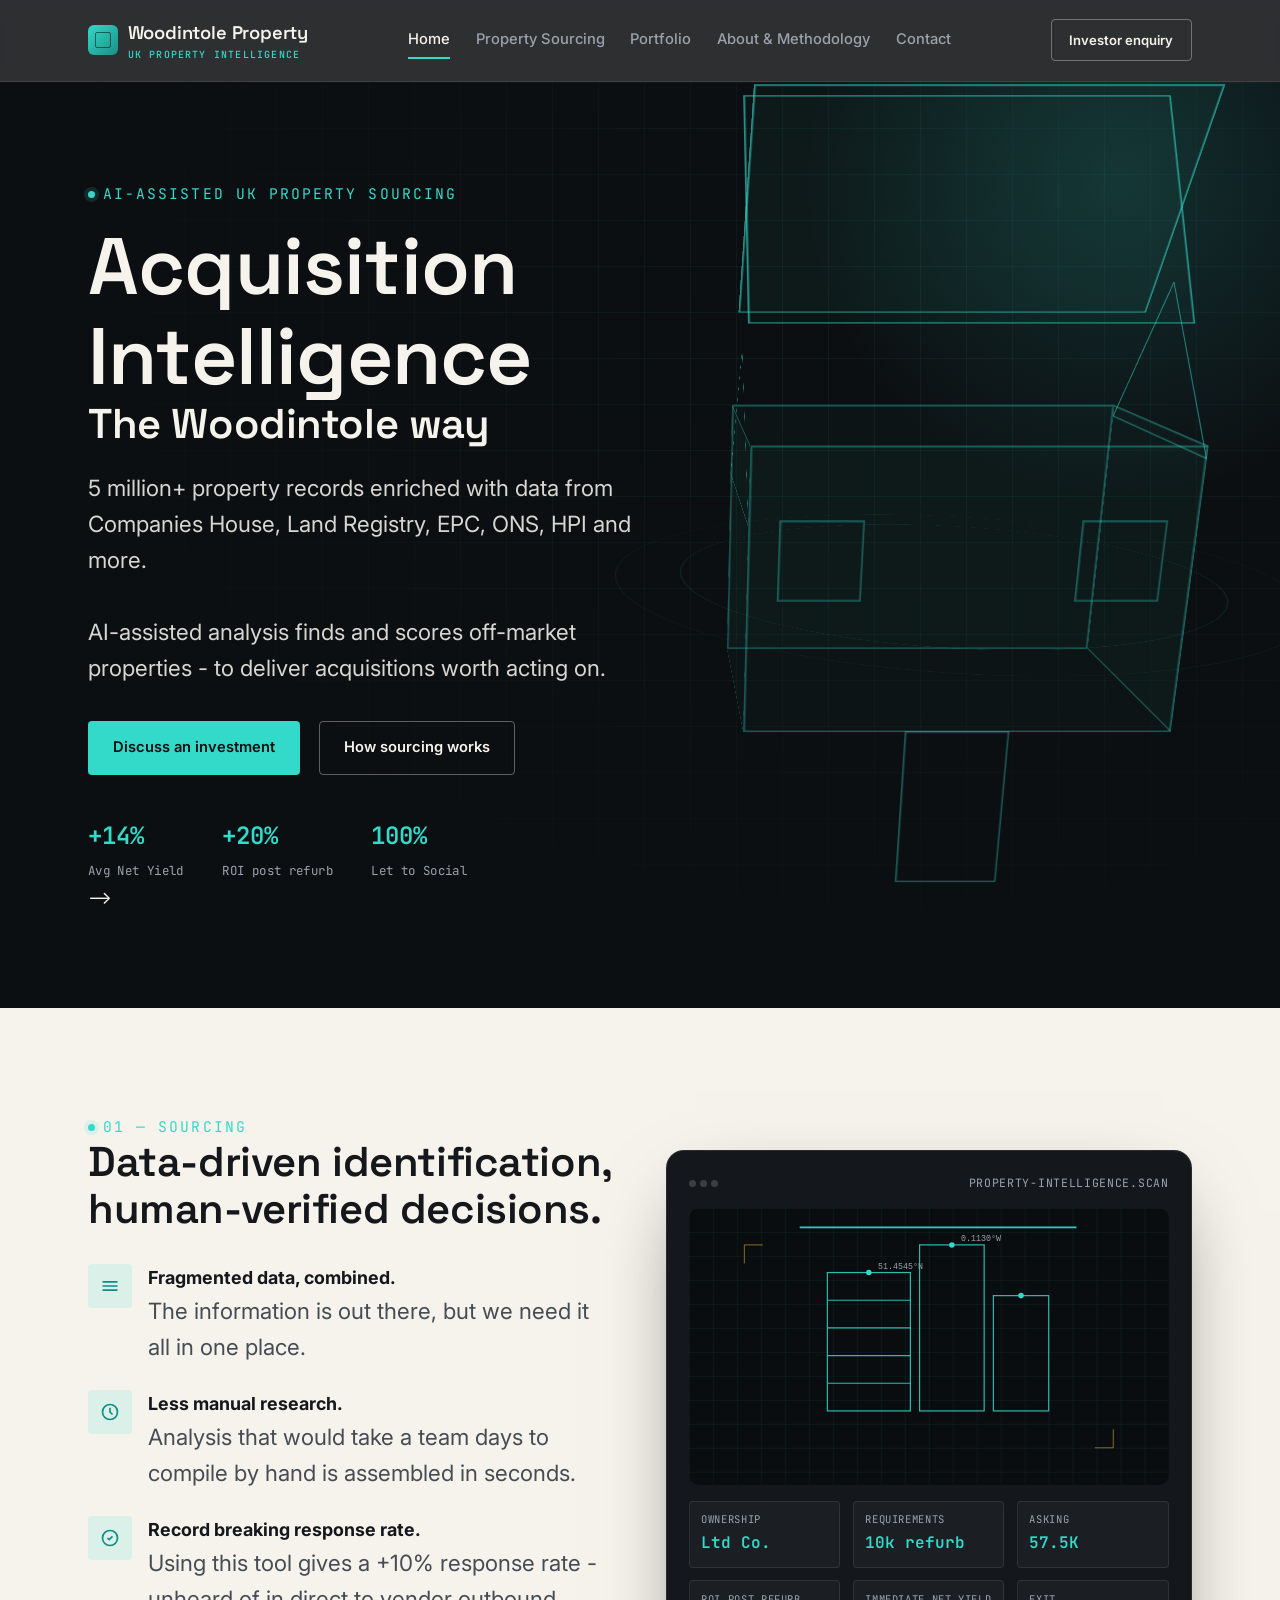
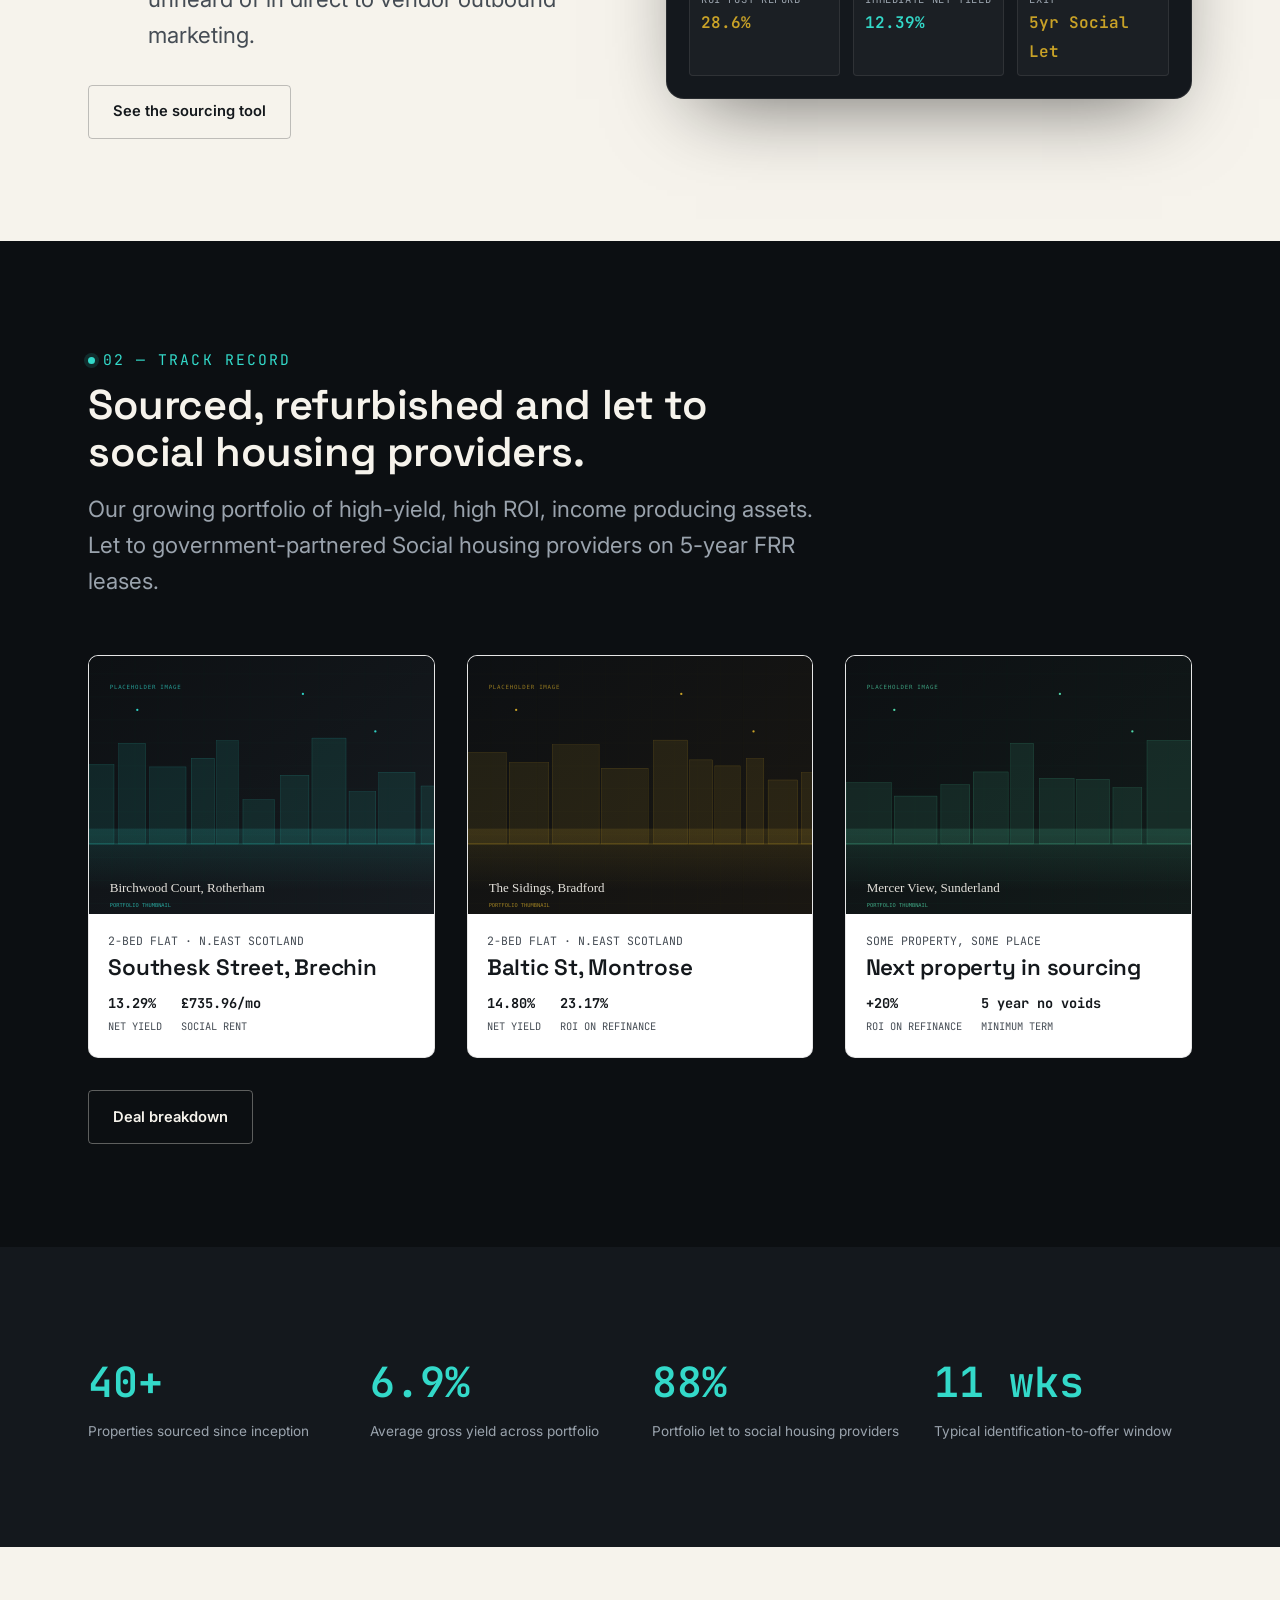
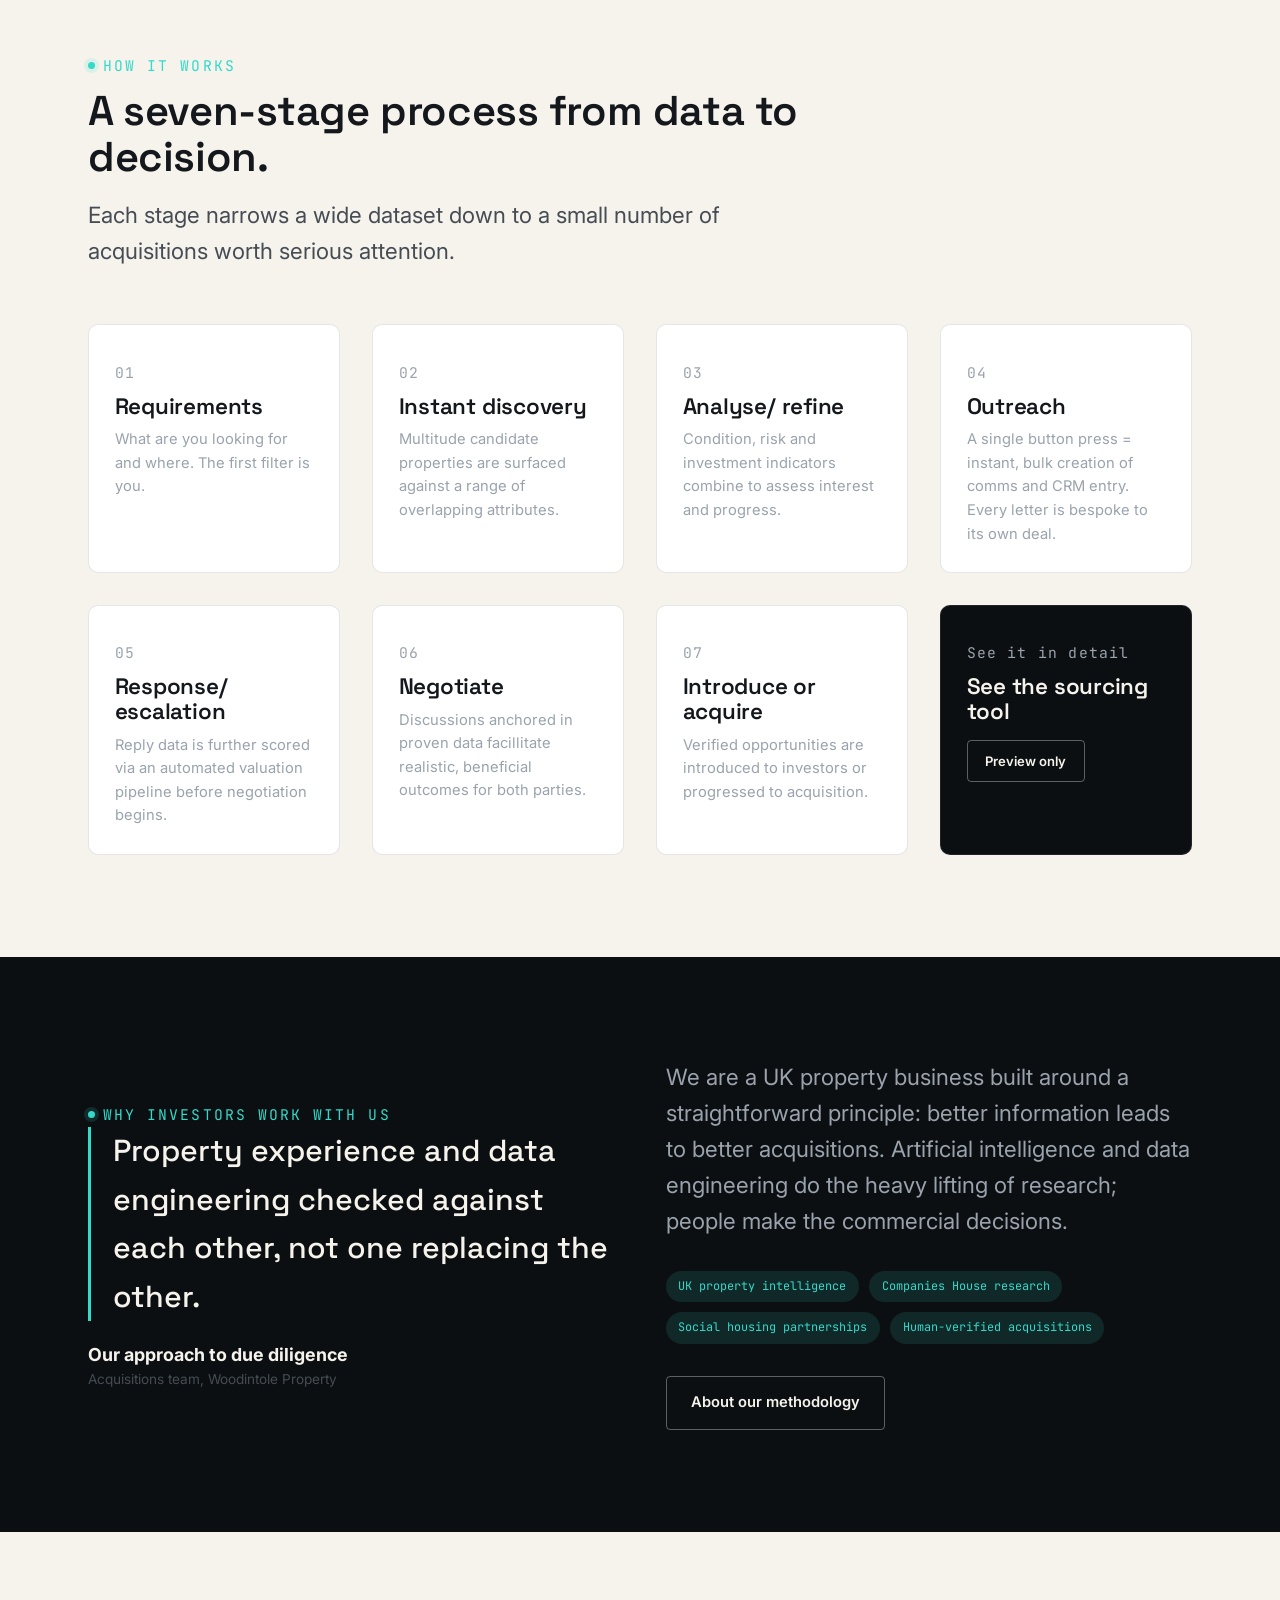
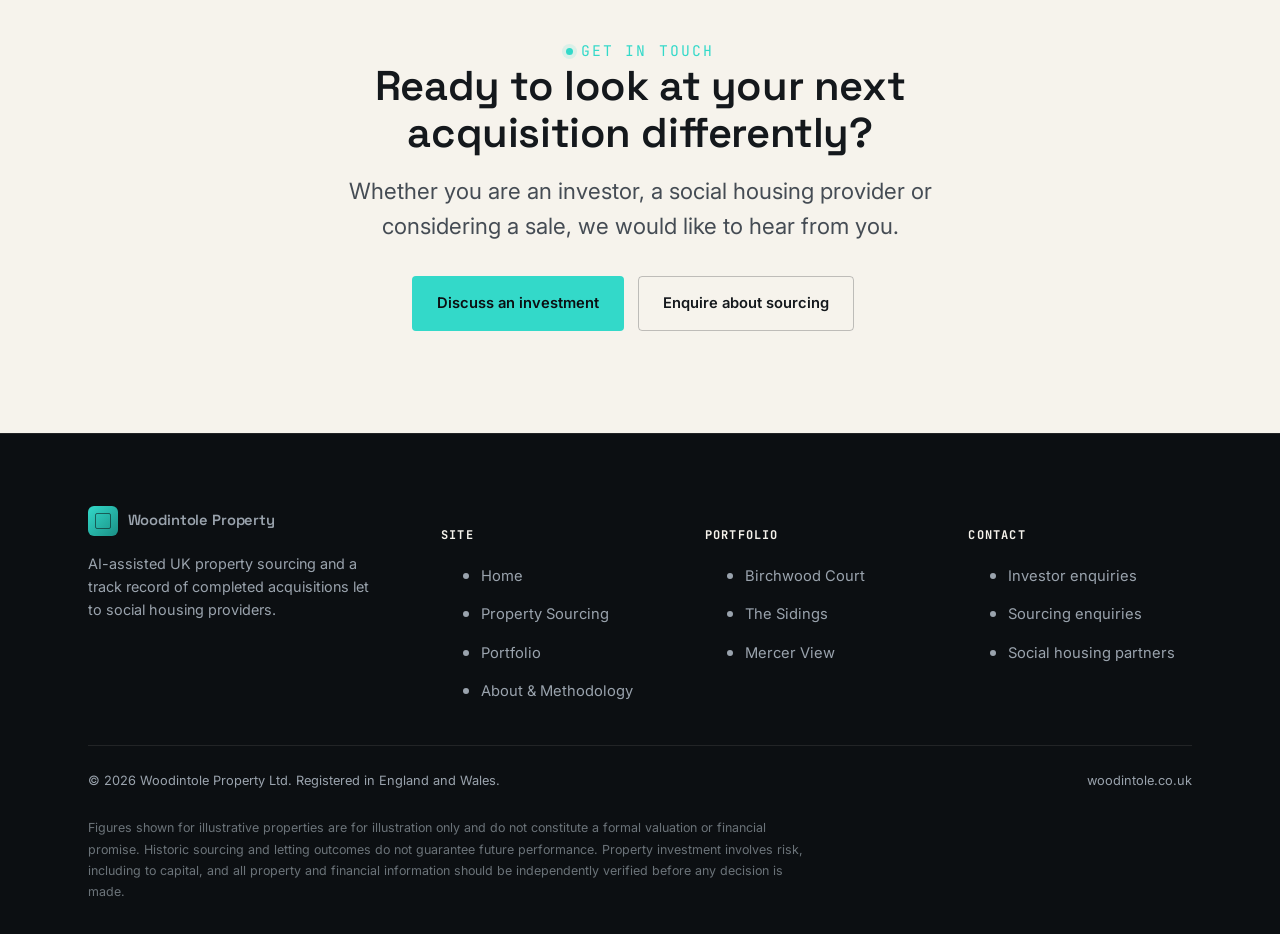
<file: htdocs/index-4.html>
<!DOCTYPE html>
<html lang="en-GB">
<head>
<meta charset="UTF-8">
<meta name="viewport" content="width=device-width, initial-scale=1.0">
<title>Woodintole Property | AI-Assisted UK Property Sourcing &amp; Portfolio</title>
<meta name="description" content="Woodintole Property combines UK property, company ownership and civic data with AI-assisted analysis to find, assess and deliver acquisitions — with a track record of properties let to social housing providers.">
<link rel="canonical" href="https://www.woodintole.co.uk/">

<!-- Open Graph -->
<meta property="og:type" content="website">
<meta property="og:title" content="Woodintole Property | Property Intelligence Built for Better Acquisitions">
<meta property="og:description" content="AI-assisted UK property sourcing built on ownership research, data engineering and human verification. See our completed acquisitions let to social housing providers.">
<meta property="og:image" content="https://www.woodintole.co.uk/images/og-default.svg">
<meta property="og:url" content="https://www.woodintole.co.uk/">
<meta property="og:site_name" content="Woodintole Property">
<meta name="twitter:card" content="summary_large_image">

<link rel="icon" href="data:,">
<link rel="preconnect" href="https://fonts.googleapis.com">
<link rel="preconnect" href="https://fonts.gstatic.com" crossorigin>
<link href="https://fonts.googleapis.com/css2?family=Space+Grotesk:wght@500;600;700&family=Inter:wght@400;500;600;700&family=JetBrains+Mono:wght@400;500;600&display=swap" rel="stylesheet">
<link rel="stylesheet" href="css/styles.css">
<style>
  /* Spinning property wireframe from index-3.html, layered behind the hero. */
  .hero-grid > :first-child {
    position: relative;
    z-index: 2;
  }
  .hero .lede {
    color: #d8d6d0;
  }
  .wireframe-stage {
    position: absolute;
    inset: 0;
    overflow: visible;
    perspective: 1200px;
    z-index: 1;
    pointer-events: none;
  }
  .wireframe-stage .rig {
    position: absolute;
    inset: 0;
    transform-style: preserve-3d;
    transform: rotateX(-16deg);
  }
  .wireframe-stage .house-anchor {
    position: absolute;
    top: 52%;
    left: 75%;
    width: 0;
    height: 0;
    transform: scale(1.84);
    transform-style: preserve-3d;
  }
  .wireframe-stage .house {
    position: absolute;
    inset: 0;
    width: 0;
    height: 0;
    transform-style: preserve-3d;
    animation: wireframeSpin 26s linear infinite;
  }
  @keyframes wireframeSpin {
    from { transform: rotateY(0deg); }
    to { transform: rotateY(360deg); }
  }
  .wireframe-stage .face {
    position: absolute;
    top: 0;
    left: 0;
    border: 1.15px solid rgba(51, 217, 201, 0.34);
    background: rgba(51, 217, 201, 0.018);
  }
  .wireframe-stage .face.crisp { border-color: rgba(51, 217, 201, 0.62); }
  .wireframe-stage .wall { width: 220px; height: 150px; margin: -75px 0 0 -110px; }
  .wireframe-stage .wall.front { transform: translateZ(110px); }
  .wireframe-stage .wall.back { transform: rotateY(180deg) translateZ(110px); }
  .wireframe-stage .wall.left { transform: rotateY(-90deg) translateZ(110px); }
  .wireframe-stage .wall.right { transform: rotateY(90deg) translateZ(110px); }
  .wireframe-stage .door {
    width: 54px;
    height: 88px;
    margin: -1px 0 0 -27px;
    top: 75px;
    left: 0;
    transform: translateZ(111px);
    background: none;
  }
  .wireframe-stage .window {
    width: 42px;
    height: 42px;
    top: -38px;
    background: none;
  }
  .wireframe-stage .window.w1 { margin-left: -95px; transform: translateZ(111px); }
  .wireframe-stage .window.w2 { margin-left: 53px; transform: translateZ(111px); }
  .wireframe-stage .roof-front {
    width: 220px;
    height: 156px;
    margin: -78px 0 0 -110px;
    transform: translateY(-75px) rotateX(45deg) translateY(-77.8px) translateZ(77.8px);
  }
  .wireframe-stage .roof-back {
    width: 220px;
    height: 156px;
    margin: -78px 0 0 -110px;
    transform: translateY(-75px) rotateX(-45deg) translateY(-77.8px) translateZ(-77.8px);
  }
  .wireframe-stage .gable { width: 220px; height: 80px; margin: -114px 0 0 -110px; }
  .wireframe-stage .gable.left { transform: rotateY(-90deg) translateZ(110px); }
  .wireframe-stage .gable.right { transform: rotateY(90deg) translateZ(110px); }
  .wireframe-stage .gable svg { width: 100%; height: 100%; display: block; }
  .wireframe-stage .ground-ring {
    position: absolute;
    width: 520px;
    aspect-ratio: 1;
    border-radius: 50%;
    border: 1px solid rgba(51, 217, 201, 0.12);
    top: 54%;
    left: 75%;
    transform: translate(-50%, -50%) rotateX(78deg);
  }
  .wireframe-stage .ground-ring.r2 {
    width: 650px;
    border-color: rgba(51, 217, 201, 0.07);
  }
  @media (max-width: 600px) {
    .wireframe-stage .house-anchor { transform: scale(1.44); }
  }
</style>
</head>
<body>
<a class="skip-link" href="#main">Skip to main content</a>

<!-- ============================== HEADER ============================== -->
<header class="site-header">
  <div class="container nav">
    <a href="index.html" class="brand">
      <span class="brand-mark" aria-hidden="true"></span>
      <span>Woodintole Property<small>UK Property Intelligence</small></span>
    </a>
    <nav class="nav-links" id="primary-navigation" aria-label="Primary">
      <a href="index.html" aria-current="page">Home</a>
      <a href="sourcing.html">Property Sourcing</a>
      <a href="portfolio.html">Portfolio</a>
      <a href="about.html">About &amp; Methodology</a>
      <a href="contact.html">Contact</a>
    </nav>
    <div class="nav-cta">
      <a href="contact.html" class="btn btn--ghost-dark btn--small">Investor enquiry</a>
      <button class="menu-toggle" aria-label="Open menu" aria-expanded="false" aria-controls="primary-navigation">
        <svg viewBox="0 0 24 24" fill="none" stroke="currentColor" stroke-width="2"><path d="M3 6h18M3 12h18M3 18h18"/></svg>
      </button>
    </div>
  </div>
</header>
<div class="nav-scrim"></div>

<main id="main">

  <!-- ============================== HERO ============================== -->
  <section class="hero">
    <div class="hero-bg-grid" aria-hidden="true"></div>
    <div class="hero-glow" aria-hidden="true"></div>
    <div class="container hero-grid">
      <div>
        <p class="eyebrow">AI-assisted UK property sourcing</p>
        <h1>Acquisition Intelligence</h1>
        <h2>The Woodintole way</h2>
        <p class="lede">5 million+ property records enriched with data from Companies House, Land Registry, EPC, ONS, HPI and 
          more. <br/><br/>AI-assisted analysis finds and scores off-market properties - to deliver acquisitions worth acting on.</p>
        <div class="hero-ctas">
          <a href="contact.html" class="btn btn--primary">Discuss an investment</a>
          <a href="sourcing.html" class="btn btn--ghost-dark">How sourcing works</a>
        </div>
        <div class="hero-proof">
          <div><strong data-count-to="14" data-prefix="+" data-suffix="%"></strong><span>Avg Net Yield</span></div>
          <div><strong data-count-to="20"  data-prefix="+" data-suffix="%">+20%</strong><span>ROI post refurb</span></div>
          <div><strong data-count-to="100" data-suffix="%">100%</strong><span>Let to Social</span></div>
          
        </div>-->
      </div>

      <!-- Spinning property wireframe -->
      <div class="wireframe-stage" data-reveal aria-hidden="true">
        <div class="ground-ring r2"></div>
        <div class="ground-ring"></div>
        <div class="rig">
          <div class="house-anchor">
            <div class="house">
              <div class="face wall front"></div>
              <div class="face wall back"></div>
              <div class="face wall left"></div>
              <div class="face wall right"></div>
              <div class="face door"></div>
              <div class="face window w1"></div>
              <div class="face window w2"></div>
              <div class="face roof-front crisp"></div>
              <div class="face roof-back crisp"></div>
              <div class="gable left">
                <svg viewBox="0 0 220 80"><polygon points="110,0 0,80 220,80" fill="none" stroke="#33d9c9" stroke-width="1.2" stroke-opacity="0.62"/></svg>
              </div>
              <div class="gable right">
                <svg viewBox="0 0 220 80"><polygon points="110,0 0,80 220,80" fill="none" stroke="#33d9c9" stroke-width="1.2" stroke-opacity="0.62"/></svg>
              </div>
            </div>
          </div>
        </div>
      </div>
    </div>
  </section>

  <!-- ====================== SOURCING INTRODUCTION ====================== -->
  <section class="section">
    <div class="container two-col">
      <div>
        <p class="eyebrow">01 — Sourcing</p>
        <h2>Data-driven identification, human-verified decisions.</h2>
        <ul class="value-list mt-2">
          <li>
            <span class="icon-box" aria-hidden="true">
              <svg width="20" height="20" viewBox="0 0 24 24" fill="none" stroke="currentColor" stroke-width="2"><path d="M3 7h18M3 12h18M3 17h18"/></svg>
            </span>
            <div><strong>Fragmented data, combined.</strong><p class="lede">The information is out there, but we need it all in one place.</p></div>
          </li>
          <li>
            <span class="icon-box" aria-hidden="true">
              <svg width="20" height="20" viewBox="0 0 24 24" fill="none" stroke="currentColor" stroke-width="2"><circle cx="12" cy="12" r="9"/><path d="M12 7v5l3 3"/></svg>
            </span>
            <div><strong>Less manual research.</strong><p class="lede">Analysis that would take a team days to compile by hand is assembled in seconds.</p></div>
          </li>
          <li>
            <span class="icon-box" aria-hidden="true">
              <svg width="20" height="20" viewBox="0 0 24 24" fill="none" stroke="currentColor" stroke-width="2"><path d="M9 12l2 2 4-4"/><circle cx="12" cy="12" r="9"/></svg>
            </span>
            <div><strong>Record breaking response rate.</strong><p class="lede">Using this tool gives a +10% response rate - unheard of in direct to vendor outbound marketing.</p></div>
          </li>
        </ul>
        <a href="sourcing.html" class="btn btn--ghost-light mt-2">See the sourcing tool</a>
      </div>
      <!-- Signature visual: live-feeling property intelligence scan panel -->
      <div class="scan-panel" data-reveal>
        <div class="scan-panel-head">
          <span class="dot-row"><span></span><span></span><span></span></span>
          <span>property-intelligence.scan</span>
        </div>
        <svg class="scan-svg" viewBox="0 0 520 300" xmlns="http://www.w3.org/2000/svg" role="img" aria-label="Illustrative diagram of a property intelligence scan combining ownership, condition and area data">
          <defs>
            <pattern id="gridPattern" width="26" height="26" patternUnits="userSpaceOnUse">
              <path d="M26 0H0V26" fill="none" stroke="rgba(51,217,201,0.10)" stroke-width="1"/>
            </pattern>
          </defs>
          <rect width="520" height="300" fill="url(#gridPattern)"/>
          <!-- building outline -->
          <g stroke="#33d9c9" stroke-width="1.3" fill="none" opacity="0.85">
            <rect x="150" y="70" width="90" height="150"/>
            <rect x="250" y="40" width="70" height="180"/>
            <rect x="330" y="95" width="60" height="125"/>
            <line x1="150" y1="100" x2="240" y2="100"/>
            <line x1="150" y1="130" x2="240" y2="130"/>
            <line x1="150" y1="160" x2="240" y2="160"/>
            <line x1="150" y1="190" x2="240" y2="190"/>
          </g>
          <!-- coordinate markers -->
          <g fill="#33d9c9">
            <circle class="pulse-dot" cx="195" cy="70" r="3"/>
            <circle class="pulse-dot" cx="285" cy="40" r="3"/>
            <circle class="pulse-dot" cx="360" cy="95" r="3"/>
          </g>
          <g font-family="monospace" font-size="9" fill="#9aa3ad">
            <text x="205" y="66">51.4545°N</text>
            <text x="295" y="36">0.1130°W</text>
          </g>
          <!-- scan line -->
          <rect class="scan-line" x="120" y="20" width="300" height="2" fill="#33d9c9" opacity="0.9"/>
          <!-- data readout brackets -->
          <g stroke="#c9a227" stroke-width="1" opacity="0.7">
            <path d="M60 40 h20 M60 40 v20" fill="none"/>
            <path d="M460 260 h-20 M460 260 v-20" fill="none"/>
          </g>
        </svg>
        <div class="scan-readout">
          <div><span>Ownership</span><strong>Ltd Co.</strong></div>
          <div><span>Requirements</span><strong>10k refurb</strong></div>
          <div><span>Asking</span><strong>57.5K</strong></div>
          <div><span>ROI post refurb</span><strong class="gold">28.6%</strong></div>
          <div><span>immediate Net Yield</span><strong>12.39%</strong></div>
          <div><span>Exit</span><strong class="gold">5yr Social Let</strong></div>
        </div>
      </div>
    </div>
  </section>

  <!-- ====================== PORTFOLIO INTRODUCTION ====================== -->
  <section class="section section-dark">
    <div class="container">
      <div class="section-head">
        <p class="eyebrow">02 — Track record</p>
        <h2>Sourced, refurbished and let to social housing providers.</h2>
        <p class="lede">Our growing portfolio of high-yield, high ROI, income producing assets. Let to government-partnered Social housing providers on 5-year FRR leases.</p>
      </div>

      <div class="grid grid--3">
        <a class="mini-property" href="properties/property-one.html" data-reveal>
          <figure>
            <img src="images/birchwood-court-thumb.svg" alt="Exterior image of property sourceed for social housing" width="900" height="700" loading="lazy">
          </figure>
          <figcaption>
            <p class="property-type">2-bed flat · N.East Scotland</p>
            <h4>Southesk Street, Brechin</h4>
            <div class="mini-stats">
              <div><strong>13.29%</strong><span>Net yield</span></div>
              <div><strong>£735.96/mo</strong><span>Social Rent</span></div>
            </div>
          </figcaption>
        </a>
        <a class="mini-property" href="properties/property-two.html" data-reveal>
          <figure>
            <img src="images/the-sidings-thumb.svg" alt="Placeholder exterior image of The Sidings, a sourced property in Bradford" width="900" height="700" loading="lazy">
          </figure>
          <figcaption>
            <p class="property-type">2-bed flat · N.East Scotland</p>
            <h4>Baltic St, Montrose</h4>
            <div class="mini-stats">
              <div><strong>14.80%</strong><span>Net yield</span></div>
              <div><strong>23.17%</strong><span>ROI on refinance</span></div>
            </div>
          </figcaption>
        </a>
        <a class="mini-property" href="properties/property-three.html" data-reveal>
          <figure>
            <img src="images/mercer-view-thumb.svg" alt="Placeholder exterior image of Mercer View, a sourced property in Sunderland" width="900" height="700" loading="lazy">
          </figure>
          <figcaption>
            <p class="property-type">Some property, some place</p>
            <h4>Next property in sourcing</h4>
            <div class="mini-stats">
              <div><strong>+20%</strong><span>ROI on refinance</span></div>
              <div><strong>5 year no voids</strong><span>Minimum term</span></div>
            </div>
          </figcaption>
        </a>
      </div>
      <a href="portfolio.html" class="btn btn--ghost-dark mt-2">Deal breakdown</a>
    </div>
  </section>

  <!-- ====================== TOP-LINE STATISTICS ====================== -->
  <section class="section section-raised">
    <div class="container">
      <div class="stats-strip">
        <div class="stat-item" data-reveal><strong data-count-to="45" data-suffix="+">0</strong><span>Properties sourced since inception</span></div>
        <div class="stat-item" data-reveal><strong data-count-to="7.8" data-decimals="1" data-suffix="%">0</strong><span>Average gross yield across portfolio</span></div>
        <div class="stat-item" data-reveal><strong data-count-to="100" data-suffix="%">0</strong><span>Portfolio let to social housing providers</span></div>
        <div class="stat-item" data-reveal><strong data-count-to="12" data-suffix=" wks">0</strong><span>Typical identification-to-offer window</span></div>
      </div>
    </div>
  </section>

  <!-- ====================== PROCESS OVERVIEW ====================== -->
  <section class="section">
    <div class="container">
      <div class="section-head">
        <p class="eyebrow">How it works</p>
        <h2>A seven-stage process from data to decision.</h2>
        <p class="lede">Each stage narrows a wide dataset down to a small number of acquisitions worth serious attention.</p>
      </div>
      <div class="grid grid--4">
        <div class="process-card card"><p class="process-index">01</p><h4>Requirements</h4><p>What are you looking for and where. The first filter is you.</p></div>
        <div class="process-card card"><p class="process-index">02</p><h4>Instant discovery</h4><p>Multitude candidate properties are surfaced against a range of overlapping attributes.</p></div>
        <div class="process-card card"><p class="process-index">03</p><h4>Analyse/ refine</h4><p>Condition, risk and investment indicators combine to assess interest and progress.</p></div>
        <div class="process-card card"><p class="process-index">04</p><h4>Outreach</h4><p>A single button press = instant, bulk creation of comms and CRM entry. Every letter is bespoke to its own deal.</p></div>
        <div class="process-card card"><p class="process-index">05</p><h4>Response/ escalation</h4><p>Reply data is further scored via an automated valuation pipeline before negotiation begins.</p></div>
        <div class="process-card card"><p class="process-index">06</p><h4>Negotiate</h4><p>Discussions anchored in proven data facillitate realistic, beneficial outcomes for both parties.</p></div>
        <div class="process-card card"><p class="process-index">07</p><h4>Introduce or acquire</h4><p>Verified opportunities are introduced to investors or progressed to acquisition.</p></div>
        <div class="process-card card" style="background:var(--charcoal); color:var(--paper); border-color:var(--charcoal-line);">
          <p class="process-index">See it in detail</p>
          <h4 style="margin-top:0.6rem;">See the sourcing tool</h4>
          <a href="sourcing.html" class="btn btn--ghost-dark btn--small mt-1">Preview only</a>
        </div>
      </div>
    </div>
  </section>

  <!-- ====================== TRUST SECTION ====================== -->
  <section class="section section-dark">
    <div class="container two-col">
      <div>
        <p class="eyebrow">Why investors work with us</p>
        <blockquote class="quote-block">Property experience and data engineering checked against each other, not one replacing the other.</blockquote>
        <div class="avatar-row">
          <div>
            <strong>Our approach to due diligence</strong>
            <p class="role">Acquisitions team, Woodintole Property</p>
          </div>
        </div>
      </div>
      <div>
        <p class="lede">We are a UK property business built around a straightforward principle: better information leads to better acquisitions. Artificial intelligence and data engineering do the heavy lifting of research; people make the commercial decisions.</p>
        <div class="tag-list mt-2">
          <span class="tag">UK property intelligence</span>
          <span class="tag">Companies House research</span>
          <span class="tag">Social housing partnerships</span>
          <span class="tag">Human-verified acquisitions</span>
        </div>
        <a href="about.html" class="btn btn--ghost-dark mt-2">About our methodology</a>
      </div>
    </div>
  </section>

  <!-- ====================== FINAL CTA ====================== -->
  <section class="section">
    <div class="container center container--narrow">
      <p class="eyebrow center">Get in touch</p>
      <h2>Ready to look at your next acquisition differently?</h2>
      <p class="lede center mt-1">Whether you are an investor, a social housing provider or considering a sale, we would like to hear from you.</p>
      <div class="hero-ctas mt-2" style="justify-content:center; display:flex; flex-wrap:wrap;">
        <a href="contact.html" class="btn btn--primary">Discuss an investment</a>
        <a href="contact.html" class="btn btn--ghost-light">Enquire about sourcing</a>
      </div>
    </div>
  </section>

</main>

<!-- ============================== FOOTER ============================== -->
<footer class="site-footer">
  <div class="container">
    <div class="footer-grid">
      <div>
        <a href="index.html" class="brand" style="margin-bottom:1rem;">
          <span class="brand-mark" aria-hidden="true"></span>
          <span>Woodintole Property</span>
        </a>
        <p style="max-width:32ch; font-size:0.9rem;">AI-assisted UK property sourcing and a track record of completed acquisitions let to social housing providers.</p>
      </div>
      <div>
        <h5>Site</h5>
        <ul>
          <li><a href="index.html">Home</a></li>
          <li><a href="sourcing.html">Property Sourcing</a></li>
          <li><a href="portfolio.html">Portfolio</a></li>
          <li><a href="about.html">About &amp; Methodology</a></li>
        </ul>
      </div>
      <div>
        <h5>Portfolio</h5>
        <ul>
          <li><a href="properties/property-one.html">Birchwood Court</a></li>
          <li><a href="properties/property-two.html">The Sidings</a></li>
          <li><a href="properties/property-three.html">Mercer View</a></li>
        </ul>
      </div>
      <div>
        <h5>Contact</h5>
        <ul>
          <li><a href="contact.html">Investor enquiries</a></li>
          <li><a href="contact.html">Sourcing enquiries</a></li>
          <li><a href="contact.html">Social housing partners</a></li>
        </ul>
      </div>
    </div>
    <div class="footer-bottom">
      <span>© 2026 Woodintole Property Ltd. Registered in England and Wales.</span>
      <span>woodintole.co.uk</span>
    </div>
    <p class="footer-disclaimer">Figures shown for illustrative properties are for illustration only and do not constitute a formal valuation or financial promise. Historic sourcing and letting outcomes do not guarantee future performance. Property investment involves risk, including to capital, and all property and financial information should be independently verified before any decision is made.</p>
  </div>
</footer>

<script src="js/main.js"></script>
</body>
</html>
</file>
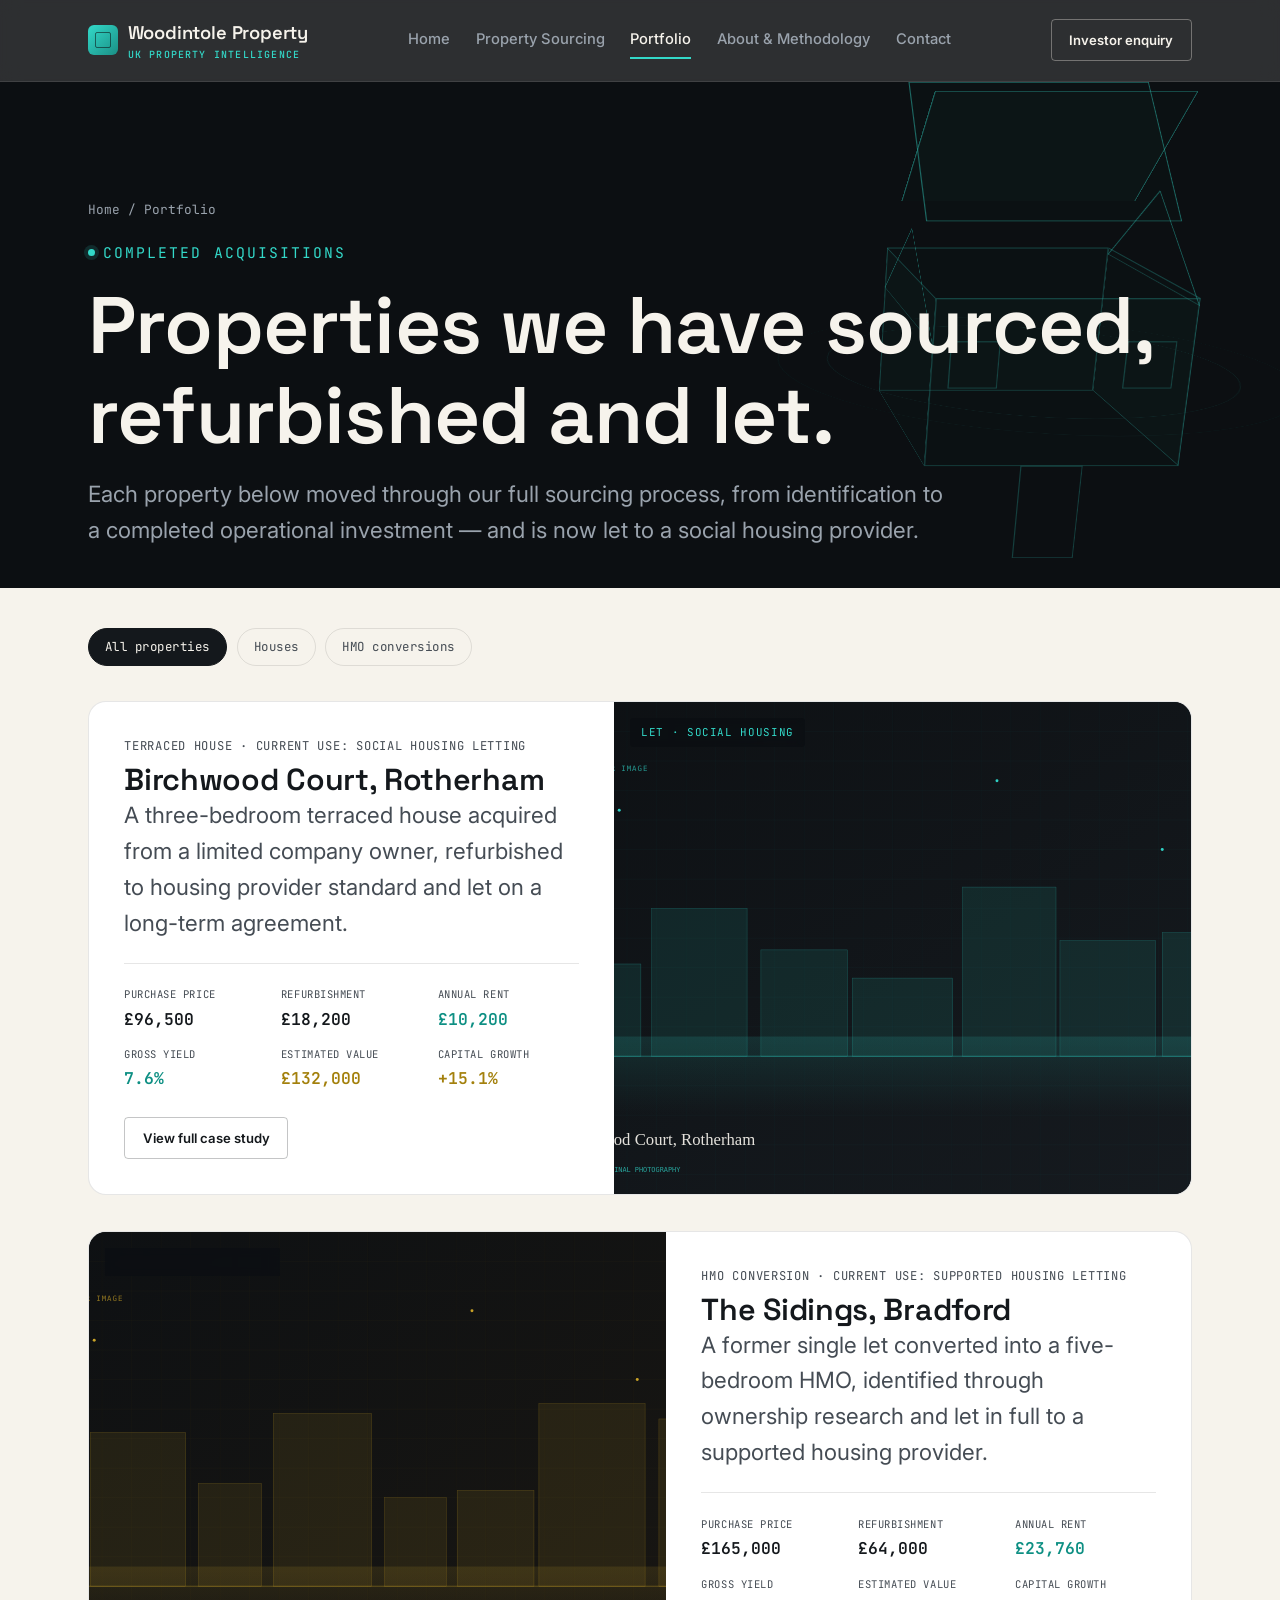
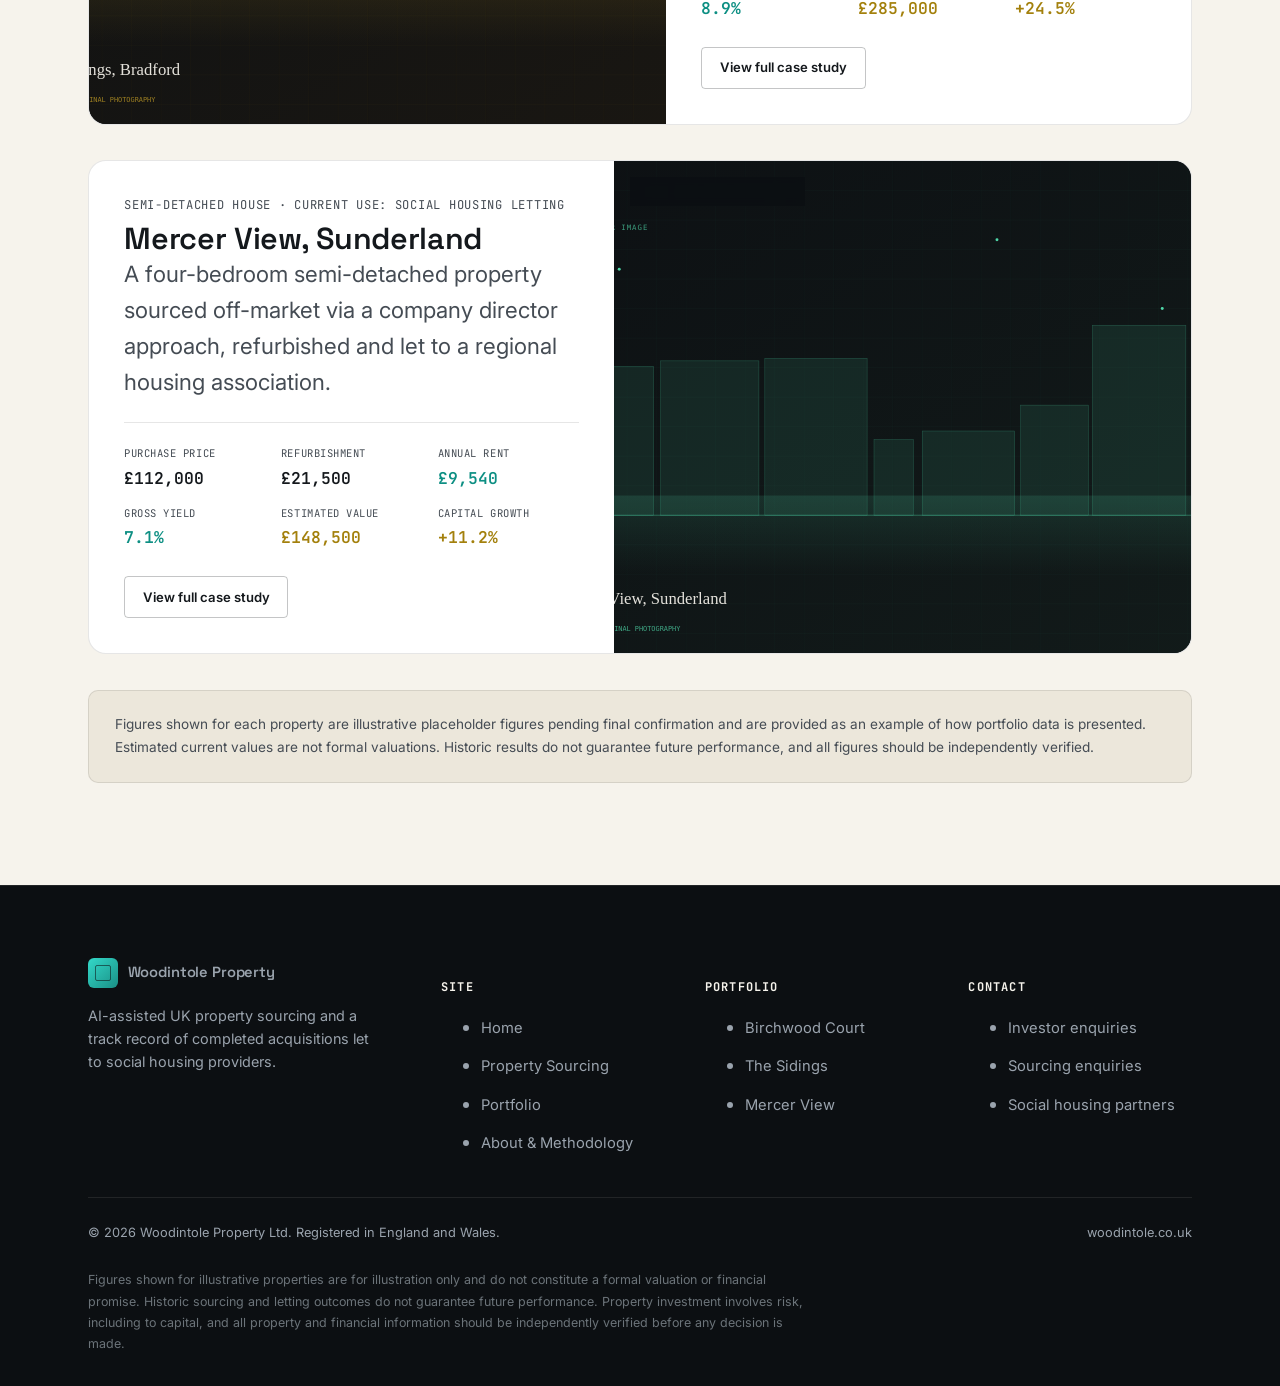
<file: htdocs/portfolio.html>
<!DOCTYPE html>
<html lang="en-GB">
<head>
<meta charset="UTF-8">
<meta name="viewport" content="width=device-width, initial-scale=1.0">
<title>Portfolio | Completed UK Property Acquisitions | Woodintole Property</title>
<meta name="description" content="Browse Woodintole Property's completed acquisitions — sourced, refurbished and let to social housing providers across the UK, with full financial detail for each property.">
<link rel="canonical" href="https://www.woodintole.co.uk/portfolio.html">
<meta property="og:type" content="website">
<meta property="og:title" content="Portfolio | Woodintole Property">
<meta property="og:description" content="Completed UK property acquisitions sourced and let to social housing providers.">
<meta property="og:image" content="https://www.woodintole.co.uk/images/og-default.svg">
<meta property="og:url" content="https://www.woodintole.co.uk/portfolio.html">
<meta property="og:site_name" content="Woodintole Property">
<meta name="twitter:card" content="summary_large_image">
<link rel="icon" href="data:,">
<link rel="preconnect" href="https://fonts.googleapis.com">
<link rel="preconnect" href="https://fonts.gstatic.com" crossorigin>
<link href="https://fonts.googleapis.com/css2?family=Space+Grotesk:wght@500;600;700&family=Inter:wght@400;500;600;700&family=JetBrains+Mono:wght@400;500;600&display=swap" rel="stylesheet">
<link rel="stylesheet" href="css/styles.css">
</head>
<body>
<a class="skip-link" href="#main">Skip to main content</a>

<header class="site-header">
  <div class="container nav">
    <a href="index.html" class="brand">
      <span class="brand-mark" aria-hidden="true"></span>
      <span>Woodintole Property<small>UK Property Intelligence</small></span>
    </a>
    <nav class="nav-links" id="primary-navigation" aria-label="Primary">
      <a href="index.html">Home</a>
      <a href="sourcing.html">Property Sourcing</a>
      <a href="portfolio.html" aria-current="page">Portfolio</a>
      <a href="about.html">About &amp; Methodology</a>
      <a href="contact.html">Contact</a>
    </nav>
    <div class="nav-cta">
      <a href="contact.html" class="btn btn--ghost-dark btn--small">Investor enquiry</a>
      <button class="menu-toggle" aria-label="Open menu" aria-expanded="false" aria-controls="primary-navigation">
        <svg viewBox="0 0 24 24" fill="none" stroke="currentColor" stroke-width="2"><path d="M3 6h18M3 12h18M3 18h18"/></svg>
      </button>
    </div>
  </div>
</header>
<div class="nav-scrim"></div>

<main id="main">

  <section class="section section-dark" style="padding-bottom: 2.5rem;" data-spinning-house>
    <div class="container">
      <p class="breadcrumb"><a href="index.html">Home</a> / Portfolio</p>
      <p class="eyebrow">Completed acquisitions</p>
      <h1 class="mt-1">Properties we have sourced, refurbished and let.</h1>
      <p class="lede mt-1">Each property below moved through our full sourcing process, from identification to a completed operational investment — and is now let to a social housing provider.</p>
    </div>
  </section>

  <section class="section" style="padding-top: 2.5rem;">
    <div class="container">

      <div class="filter-bar" role="group" aria-label="Filter portfolio by property type">
        <button class="filter-btn is-active" data-filter="all" aria-pressed="true">All properties</button>
        <button class="filter-btn" data-filter="house" aria-pressed="false">Houses</button>
        <button class="filter-btn" data-filter="hmo" aria-pressed="false">HMO conversions</button>
      </div>

      <!-- Property One -->
      <article class="property-feature" data-property-type="house" data-reveal>
        <div class="property-media">
          <a href="properties/property-one.html">
            <span class="status-chip">Let · Social housing</span>
            <img src="images/birchwood-court-hero.svg" alt="Placeholder exterior image of Birchwood Court, a three-bedroom terraced house in Rotherham" width="1600" height="1000" loading="lazy">
          </a>
        </div>
        <div class="property-body">
          <p class="property-type">Terraced house · Current use: social housing letting</p>
          <h3><a href="properties/property-one.html">Birchwood Court, Rotherham</a></h3>
          <p class="lede">A three-bedroom terraced house acquired from a limited company owner, refurbished to housing provider standard and let on a long-term agreement.</p>
          <dl class="property-stats">
            <div><dt>Purchase price</dt><dd>£96,500</dd></div>
            <div><dt>Refurbishment</dt><dd>£18,200</dd></div>
            <div><dt>Annual rent</dt><dd class="accent-teal">£10,200</dd></div>
            <div><dt>Gross yield</dt><dd class="accent-teal">7.6%</dd></div>
            <div><dt>Estimated value</dt><dd class="accent-gold">£132,000</dd></div>
            <div><dt>Capital growth</dt><dd class="accent-gold">+15.1%</dd></div>
          </dl>
          <div class="property-cta"><a href="properties/property-one.html" class="btn btn--ghost-light btn--small">View full case study</a></div>
        </div>
      </article>

      <!-- Property Two -->
      <article class="property-feature" data-property-type="hmo" data-reveal>
        <div class="property-media">
          <a href="properties/property-two.html">
            <span class="status-chip">Let · Social housing</span>
            <img src="images/the-sidings-hero.svg" alt="Placeholder exterior image of The Sidings, a converted HMO property in Bradford" width="1600" height="1000" loading="lazy">
          </a>
        </div>
        <div class="property-body">
          <p class="property-type">HMO conversion · Current use: supported housing letting</p>
          <h3><a href="properties/property-two.html">The Sidings, Bradford</a></h3>
          <p class="lede">A former single let converted into a five-bedroom HMO, identified through ownership research and let in full to a supported housing provider.</p>
          <dl class="property-stats">
            <div><dt>Purchase price</dt><dd>£165,000</dd></div>
            <div><dt>Refurbishment</dt><dd>£64,000</dd></div>
            <div><dt>Annual rent</dt><dd class="accent-teal">£23,760</dd></div>
            <div><dt>Gross yield</dt><dd class="accent-teal">8.9%</dd></div>
            <div><dt>Estimated value</dt><dd class="accent-gold">£285,000</dd></div>
            <div><dt>Capital growth</dt><dd class="accent-gold">+24.5%</dd></div>
          </dl>
          <div class="property-cta"><a href="properties/property-two.html" class="btn btn--ghost-light btn--small">View full case study</a></div>
        </div>
      </article>

      <!-- Property Three -->
      <article class="property-feature" data-property-type="house" data-reveal>
        <div class="property-media">
          <a href="properties/property-three.html">
            <span class="status-chip">Let · Social housing</span>
            <img src="images/mercer-view-hero.svg" alt="Placeholder exterior image of Mercer View, a semi-detached house in Sunderland" width="1600" height="1000" loading="lazy">
          </a>
        </div>
        <div class="property-body">
          <p class="property-type">Semi-detached house · Current use: social housing letting</p>
          <h3><a href="properties/property-three.html">Mercer View, Sunderland</a></h3>
          <p class="lede">A four-bedroom semi-detached property sourced off-market via a company director approach, refurbished and let to a regional housing association.</p>
          <dl class="property-stats">
            <div><dt>Purchase price</dt><dd>£112,000</dd></div>
            <div><dt>Refurbishment</dt><dd>£21,500</dd></div>
            <div><dt>Annual rent</dt><dd class="accent-teal">£9,540</dd></div>
            <div><dt>Gross yield</dt><dd class="accent-teal">7.1%</dd></div>
            <div><dt>Estimated value</dt><dd class="accent-gold">£148,500</dd></div>
            <div><dt>Capital growth</dt><dd class="accent-gold">+11.2%</dd></div>
          </dl>
          <div class="property-cta"><a href="properties/property-three.html" class="btn btn--ghost-light btn--small">View full case study</a></div>
        </div>
      </article>

      <div class="disclaimer-box mt-2">
        Figures shown for each property are illustrative placeholder figures pending final confirmation and are provided as an example of how portfolio data is presented. Estimated current values are not formal valuations. Historic results do not guarantee future performance, and all figures should be independently verified.
      </div>

    </div>
  </section>

</main>

<footer class="site-footer">
  <div class="container">
    <div class="footer-grid">
      <div>
        <a href="index.html" class="brand" style="margin-bottom:1rem;">
          <span class="brand-mark" aria-hidden="true"></span>
          <span>Woodintole Property</span>
        </a>
        <p style="max-width:32ch; font-size:0.9rem;">AI-assisted UK property sourcing and a track record of completed acquisitions let to social housing providers.</p>
      </div>
      <div>
        <h5>Site</h5>
        <ul>
          <li><a href="index.html">Home</a></li>
          <li><a href="sourcing.html">Property Sourcing</a></li>
          <li><a href="portfolio.html">Portfolio</a></li>
          <li><a href="about.html">About &amp; Methodology</a></li>
        </ul>
      </div>
      <div>
        <h5>Portfolio</h5>
        <ul>
          <li><a href="properties/property-one.html">Birchwood Court</a></li>
          <li><a href="properties/property-two.html">The Sidings</a></li>
          <li><a href="properties/property-three.html">Mercer View</a></li>
        </ul>
      </div>
      <div>
        <h5>Contact</h5>
        <ul>
          <li><a href="contact.html">Investor enquiries</a></li>
          <li><a href="contact.html">Sourcing enquiries</a></li>
          <li><a href="contact.html">Social housing partners</a></li>
        </ul>
      </div>
    </div>
    <div class="footer-bottom">
      <span>© 2026 Woodintole Property Ltd. Registered in England and Wales.</span>
      <span>woodintole.co.uk</span>
    </div>
    <p class="footer-disclaimer">Figures shown for illustrative properties are for illustration only and do not constitute a formal valuation or financial promise. Historic sourcing and letting outcomes do not guarantee future performance. Property investment involves risk, including to capital, and all property and financial information should be independently verified before any decision is made.</p>
  </div>
</footer>

<script src="js/main.js"></script>
</body>
</html>
</file>
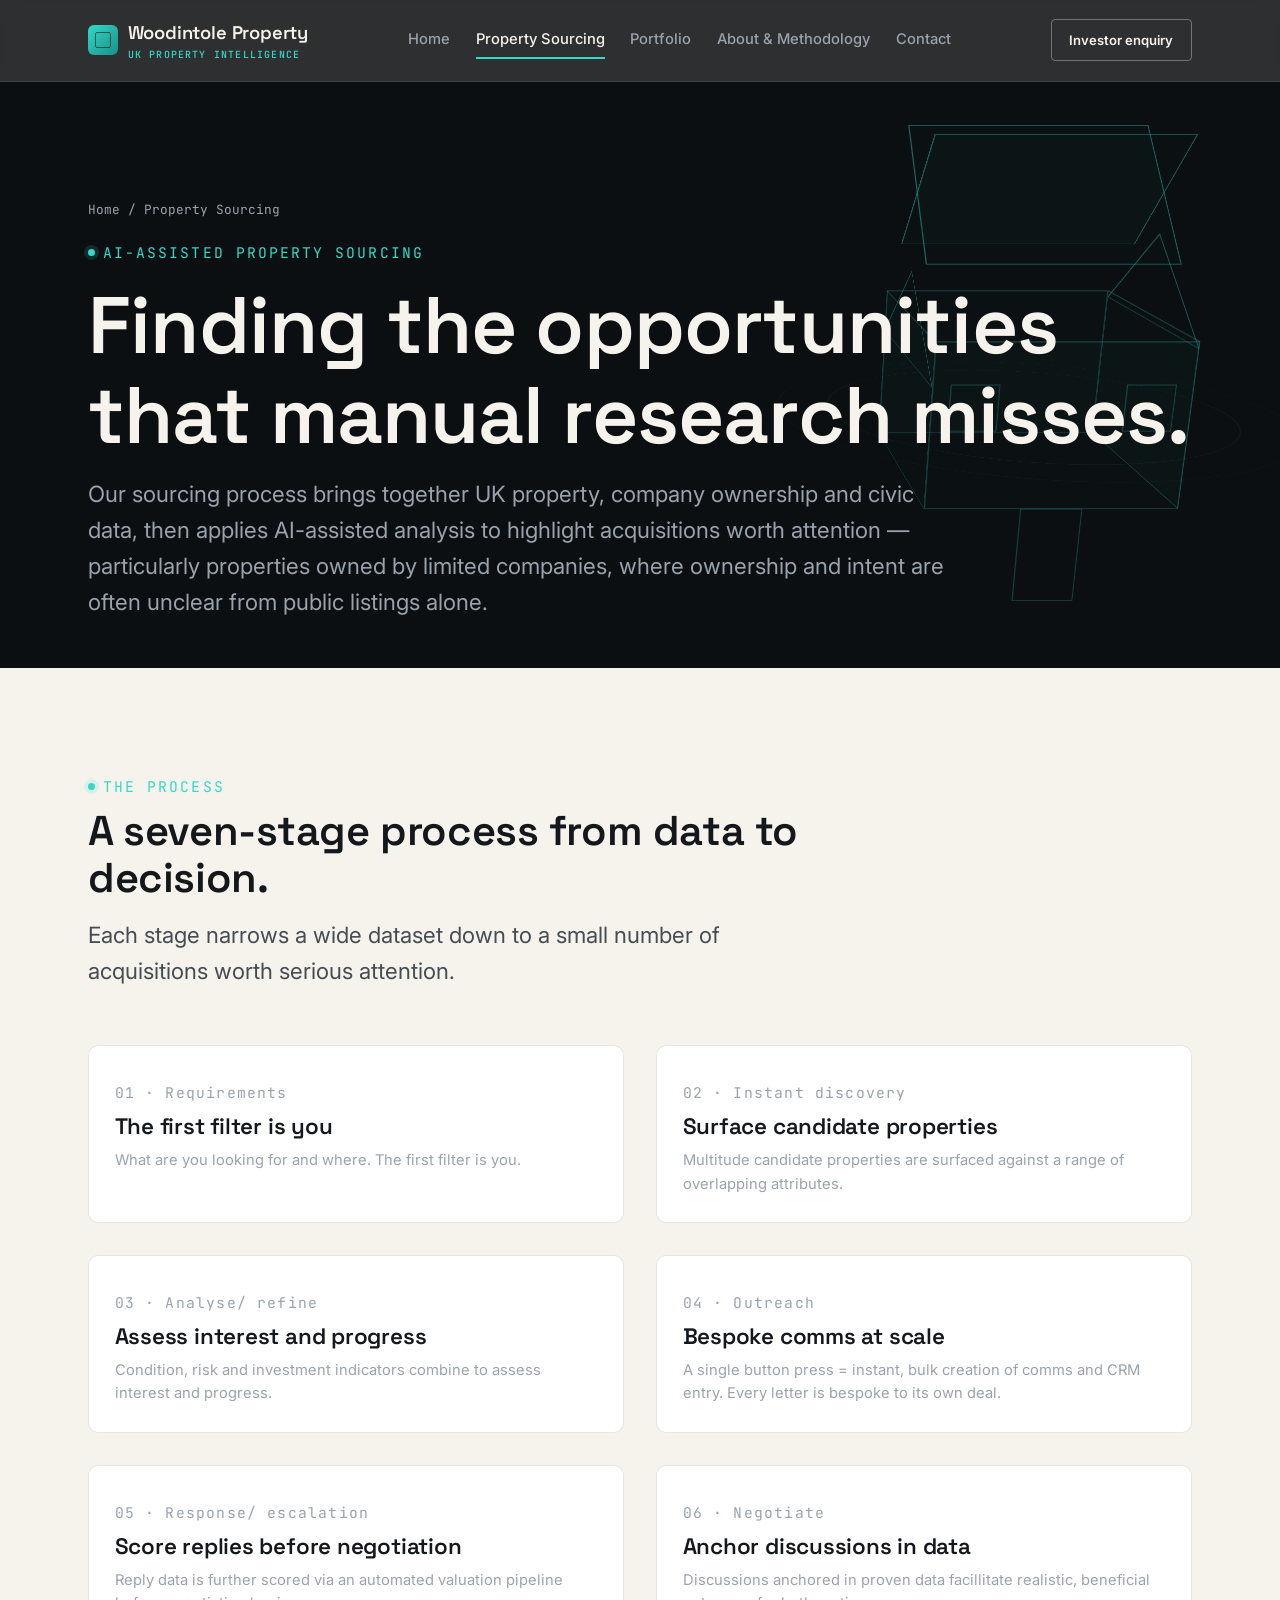
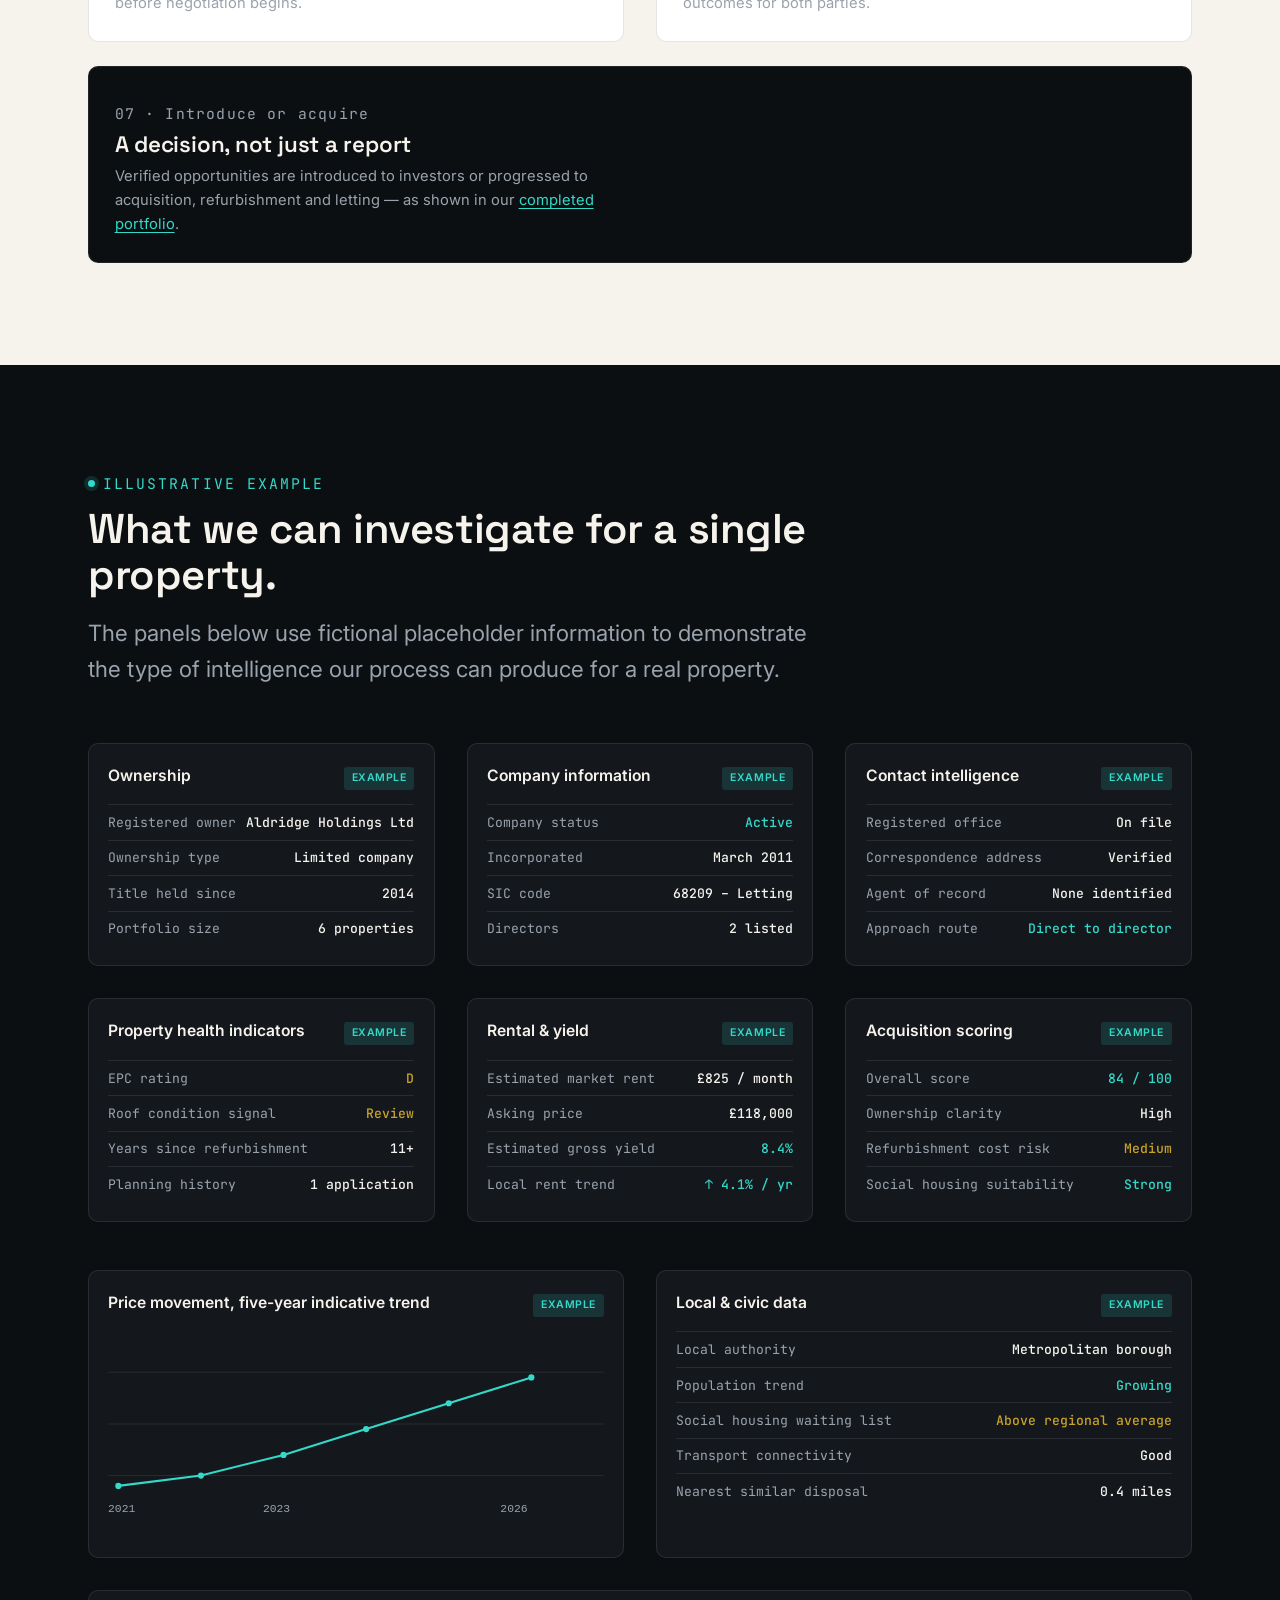
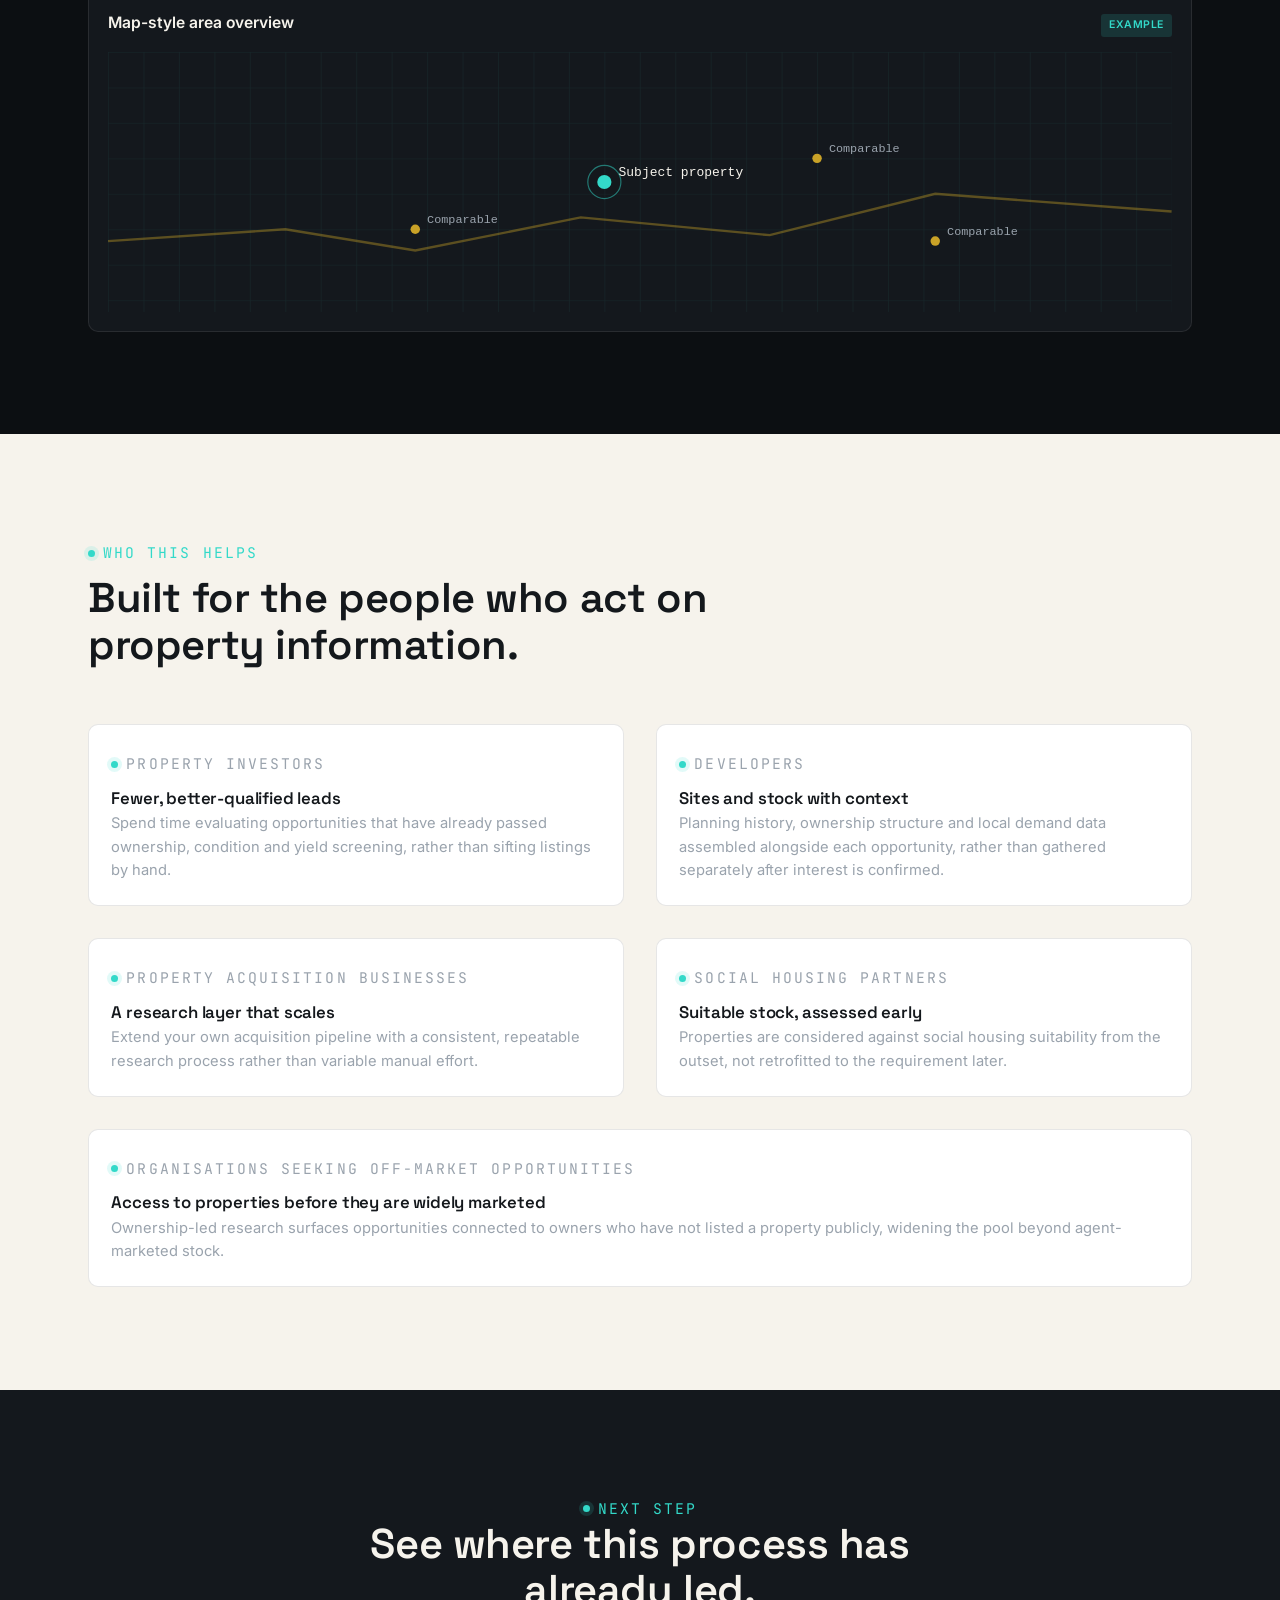
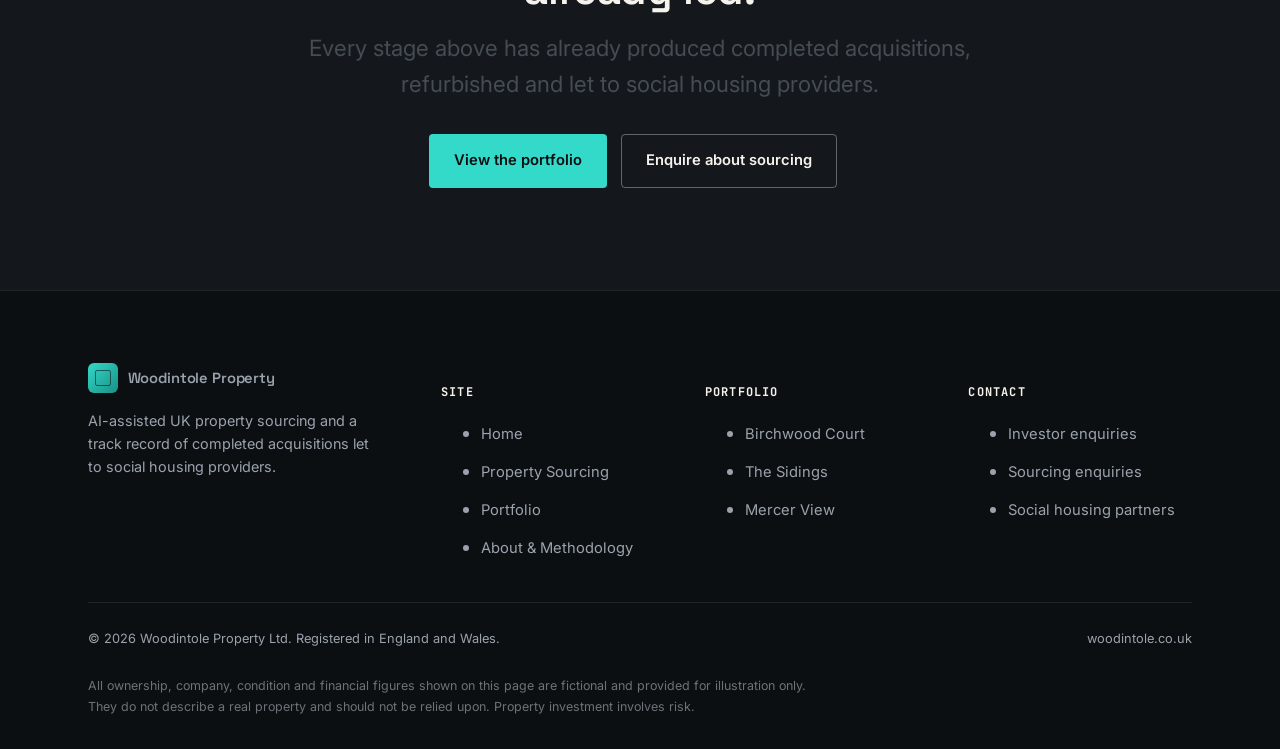
<file: htdocs/sourcing.html>
<!DOCTYPE html>
<html lang="en-GB">
<head>
<meta charset="UTF-8">
<meta name="viewport" content="width=device-width, initial-scale=1.0">
<title>AI-Assisted Property Sourcing | Woodintole Property</title>
<meta name="description" content="How Woodintole Property sources UK acquisitions: ownership and company research, condition and risk indicators, local area data, yield analysis and human verification.">
<link rel="canonical" href="https://www.woodintole.co.uk/sourcing.html">
<meta property="og:type" content="website">
<meta property="og:title" content="AI-Assisted Property Sourcing | Woodintole Property">
<meta property="og:description" content="A seven-stage, data-driven approach to identifying, assessing and verifying UK property acquisitions.">
<meta property="og:image" content="https://www.woodintole.co.uk/images/og-default.svg">
<meta property="og:url" content="https://www.woodintole.co.uk/sourcing.html">
<meta property="og:site_name" content="Woodintole Property">
<meta name="twitter:card" content="summary_large_image">
<link rel="icon" href="data:,">
<link rel="preconnect" href="https://fonts.googleapis.com">
<link rel="preconnect" href="https://fonts.gstatic.com" crossorigin>
<link href="https://fonts.googleapis.com/css2?family=Space+Grotesk:wght@500;600;700&family=Inter:wght@400;500;600;700&family=JetBrains+Mono:wght@400;500;600&display=swap" rel="stylesheet">
<link rel="stylesheet" href="css/styles.css">
</head>
<body>
<a class="skip-link" href="#main">Skip to main content</a>

<header class="site-header">
  <div class="container nav">
    <a href="index.html" class="brand">
      <span class="brand-mark" aria-hidden="true"></span>
      <span>Woodintole Property<small>UK Property Intelligence</small></span>
    </a>
    <nav class="nav-links" id="primary-navigation" aria-label="Primary">
      <a href="index.html">Home</a>
      <a href="sourcing.html" aria-current="page">Property Sourcing</a>
      <a href="portfolio.html">Portfolio</a>
      <a href="about.html">About &amp; Methodology</a>
      <a href="contact.html">Contact</a>
    </nav>
    <div class="nav-cta">
      <a href="contact.html" class="btn btn--ghost-dark btn--small">Investor enquiry</a>
      <button class="menu-toggle" aria-label="Open menu" aria-expanded="false" aria-controls="primary-navigation">
        <svg viewBox="0 0 24 24" fill="none" stroke="currentColor" stroke-width="2"><path d="M3 6h18M3 12h18M3 18h18"/></svg>
      </button>
    </div>
  </div>
</header>
<div class="nav-scrim"></div>

<main id="main">

  <section class="section section-dark" style="padding-bottom: 3rem;" data-spinning-house>
    <div class="container">
      <p class="breadcrumb"><a href="index.html">Home</a> / Property Sourcing</p>
      <p class="eyebrow">AI-assisted property sourcing</p>
      <h1 class="mt-1">Finding the opportunities that manual research misses.</h1>
      <p class="lede mt-1">Our sourcing process brings together UK property, company ownership and civic data, then applies AI-assisted analysis to highlight acquisitions worth attention — particularly properties owned by limited companies, where ownership and intent are often unclear from public listings alone.</p>
    </div>
  </section>

  <!-- ====================== PROCESS ====================== -->
  <section class="section">
    <div class="container">
      <div class="section-head">
        <p class="eyebrow">The process</p>
        <h2>A seven-stage process from data to decision.</h2>
        <p class="lede">Each stage narrows a wide dataset down to a small number of acquisitions worth serious attention.</p>
      </div>

      <div class="grid grid--2">
        <div class="process-card card" data-reveal>
          <p class="process-index">01 · Requirements</p>
          <h4>The first filter is you</h4>
          <p>What are you looking for and where. The first filter is you.</p>
        </div>
        <div class="process-card card" data-reveal>
          <p class="process-index">02 · Instant discovery</p>
          <h4>Surface candidate properties</h4>
          <p>Multitude candidate properties are surfaced against a range of overlapping attributes.</p>
        </div>
        <div class="process-card card" data-reveal>
          <p class="process-index">03 · Analyse/ refine</p>
          <h4>Assess interest and progress</h4>
          <p>Condition, risk and investment indicators combine to assess interest and progress.</p>
        </div>
        <div class="process-card card" data-reveal>
          <p class="process-index">04 · Outreach</p>
          <h4>Bespoke comms at scale</h4>
          <p>A single button press = instant, bulk creation of comms and CRM entry. Every letter is bespoke to its own deal.</p>
        </div>
        <div class="process-card card" data-reveal>
          <p class="process-index">05 · Response/ escalation</p>
          <h4>Score replies before negotiation</h4>
          <p>Reply data is further scored via an automated valuation pipeline before negotiation begins.</p>
        </div>
        <div class="process-card card" data-reveal>
          <p class="process-index">06 · Negotiate</p>
          <h4>Anchor discussions in data</h4>
          <p>Discussions anchored in proven data facillitate realistic, beneficial outcomes for both parties.</p>
        </div>
      </div>

      <div class="process-card card" data-reveal style="margin-top: 1.5rem; background: var(--charcoal); color: var(--paper); border-color: var(--charcoal-line);">
        <p class="process-index">07 · Introduce or acquire</p>
        <h4 style="margin-top:0.4rem;">A decision, not just a report</h4>
        <p style="margin-top:0.5rem; max-width: 60ch;">Verified opportunities are introduced to investors or progressed to acquisition, refurbishment and letting — as shown in our <a class="link" href="portfolio.html" style="color:var(--teal);">completed portfolio</a>.</p>
      </div>
    </div>
  </section>

  <!-- ====================== SAMPLE DATA / VISUAL DEMONSTRATIONS ====================== -->
  <section class="section section-dark">
    <div class="container">
      <div class="section-head">
        <p class="eyebrow">Illustrative example</p>
        <h2>What we can investigate for a single property.</h2>
        <p class="lede">The panels below use fictional placeholder information to demonstrate the type of intelligence our process can produce for a real property.</p>
      </div>

      <div class="grid grid--3">

        <!-- Ownership -->
        <div class="mock-card" data-reveal>
          <div class="mock-card-title">Ownership <span class="mock-tag">Example</span></div>
          <div class="mock-row"><span>Registered owner</span><strong>Aldridge Holdings Ltd</strong></div>
          <div class="mock-row"><span>Ownership type</span><strong>Limited company</strong></div>
          <div class="mock-row"><span>Title held since</span><strong>2014</strong></div>
          <div class="mock-row"><span>Portfolio size</span><strong>6 properties</strong></div>
        </div>

        <!-- Company information -->
        <div class="mock-card" data-reveal>
          <div class="mock-card-title">Company information <span class="mock-tag">Example</span></div>
          <div class="mock-row"><span>Company status</span><strong class="teal">Active</strong></div>
          <div class="mock-row"><span>Incorporated</span><strong>March 2011</strong></div>
          <div class="mock-row"><span>SIC code</span><strong>68209 – Letting</strong></div>
          <div class="mock-row"><span>Directors</span><strong>2 listed</strong></div>
        </div>

        <!-- Contact intelligence -->
        <div class="mock-card" data-reveal>
          <div class="mock-card-title">Contact intelligence <span class="mock-tag">Example</span></div>
          <div class="mock-row"><span>Registered office</span><strong>On file</strong></div>
          <div class="mock-row"><span>Correspondence address</span><strong>Verified</strong></div>
          <div class="mock-row"><span>Agent of record</span><strong>None identified</strong></div>
          <div class="mock-row"><span>Approach route</span><strong class="teal">Direct to director</strong></div>
        </div>

        <!-- Property health indicators -->
        <div class="mock-card" data-reveal>
          <div class="mock-card-title">Property health indicators <span class="mock-tag">Example</span></div>
          <div class="mock-row"><span>EPC rating</span><strong class="gold">D</strong></div>
          <div class="mock-row"><span>Roof condition signal</span><strong class="gold">Review</strong></div>
          <div class="mock-row"><span>Years since refurbishment</span><strong>11+</strong></div>
          <div class="mock-row"><span>Planning history</span><strong>1 application</strong></div>
        </div>

        <!-- Rental & yield -->
        <div class="mock-card" data-reveal>
          <div class="mock-card-title">Rental &amp; yield <span class="mock-tag">Example</span></div>
          <div class="mock-row"><span>Estimated market rent</span><strong>£825 / month</strong></div>
          <div class="mock-row"><span>Asking price</span><strong>£118,000</strong></div>
          <div class="mock-row"><span>Estimated gross yield</span><strong class="teal">8.4%</strong></div>
          <div class="mock-row"><span>Local rent trend</span><strong class="teal">↑ 4.1% / yr</strong></div>
        </div>

        <!-- Acquisition scoring -->
        <div class="mock-card" data-reveal>
          <div class="mock-card-title">Acquisition scoring <span class="mock-tag">Example</span></div>
          <div class="mock-row"><span>Overall score</span><strong class="teal">84 / 100</strong></div>
          <div class="mock-row"><span>Ownership clarity</span><strong>High</strong></div>
          <div class="mock-row"><span>Refurbishment cost risk</span><strong class="gold">Medium</strong></div>
          <div class="mock-row"><span>Social housing suitability</span><strong class="teal">Strong</strong></div>
        </div>

      </div>

      <!-- Price movement chart + area map -->
      <div class="grid grid--2 mt-3">
        <div class="mock-card" data-reveal>
          <div class="mock-card-title">Price movement, five-year indicative trend <span class="mock-tag">Example</span></div>
          <svg viewBox="0 0 480 200" width="100%" role="img" aria-label="Illustrative chart of five year local price movement trending upward">
            <g stroke="rgba(246,243,236,0.08)">
              <line x1="0" y1="40" x2="480" y2="40"/>
              <line x1="0" y1="90" x2="480" y2="90"/>
              <line x1="0" y1="140" x2="480" y2="140"/>
            </g>
            <polyline class="chart-line" points="10,150 90,140 170,120 250,95 330,70 410,45" />
            <g fill="#33d9c9">
              <circle cx="10" cy="150" r="3"/><circle cx="90" cy="140" r="3"/><circle cx="170" cy="120" r="3"/>
              <circle cx="250" cy="95" r="3"/><circle cx="330" cy="70" r="3"/><circle cx="410" cy="45" r="3"/>
            </g>
            <g font-family="monospace" font-size="11" fill="#9aa3ad">
              <text x="0" y="175">2021</text><text x="150" y="175">2023</text><text x="380" y="175">2026</text>
            </g>
          </svg>
        </div>
        <div class="mock-card" data-reveal>
          <div class="mock-card-title">Local &amp; civic data <span class="mock-tag">Example</span></div>
          <div class="mock-row"><span>Local authority</span><strong>Metropolitan borough</strong></div>
          <div class="mock-row"><span>Population trend</span><strong class="teal">Growing</strong></div>
          <div class="mock-row"><span>Social housing waiting list</span><strong class="gold">Above regional average</strong></div>
          <div class="mock-row"><span>Transport connectivity</span><strong>Good</strong></div>
          <div class="mock-row"><span>Nearest similar disposal</span><strong>0.4 miles</strong></div>
        </div>
      </div>

      <!-- Map style graphic -->
      <div class="mock-card mt-2" data-reveal>
        <div class="mock-card-title">Map-style area overview <span class="mock-tag">Example</span></div>
        <svg viewBox="0 0 900 220" width="100%" role="img" aria-label="Illustrative map-style graphic showing a subject property and nearby comparable disposals">
          <defs>
            <pattern id="mapGrid" width="30" height="30" patternUnits="userSpaceOnUse">
              <path d="M30 0H0V30" fill="none" stroke="rgba(51,217,201,0.08)" stroke-width="1"/>
            </pattern>
          </defs>
          <rect width="900" height="220" fill="url(#mapGrid)"/>
          <path d="M0 160 L150 150 L260 168 L400 140 L560 155 L700 120 L900 135" stroke="rgba(201,162,39,0.4)" stroke-width="2" fill="none"/>
          <circle cx="420" cy="110" r="6" fill="#33d9c9"/>
          <circle cx="420" cy="110" r="14" fill="none" stroke="#33d9c9" stroke-opacity="0.5"/>
          <circle cx="260" cy="150" r="4" fill="#c9a227"/>
          <circle cx="600" cy="90" r="4" fill="#c9a227"/>
          <circle cx="700" cy="160" r="4" fill="#c9a227"/>
          <g font-family="monospace" font-size="11" fill="#f6f3ec">
            <text x="432" y="105">Subject property</text>
          </g>
          <g font-family="monospace" font-size="10" fill="#9aa3ad">
            <text x="270" y="145">Comparable</text>
            <text x="610" y="85">Comparable</text>
            <text x="710" y="155">Comparable</text>
          </g>
        </svg>
      </div>

    </div>
  </section>

  <!-- ====================== BENEFITS BY AUDIENCE ====================== -->
  <section class="section">
    <div class="container">
      <div class="section-head">
        <p class="eyebrow">Who this helps</p>
        <h2>Built for the people who act on property information.</h2>
      </div>
      <div class="grid grid--2">
        <div class="data-card card" data-reveal>
          <p class="eyebrow">Property investors</p>
          <h4>Fewer, better-qualified leads</h4>
          <p>Spend time evaluating opportunities that have already passed ownership, condition and yield screening, rather than sifting listings by hand.</p>
        </div>
        <div class="data-card card" data-reveal>
          <p class="eyebrow">Developers</p>
          <h4>Sites and stock with context</h4>
          <p>Planning history, ownership structure and local demand data assembled alongside each opportunity, rather than gathered separately after interest is confirmed.</p>
        </div>
        <div class="data-card card" data-reveal>
          <p class="eyebrow">Property acquisition businesses</p>
          <h4>A research layer that scales</h4>
          <p>Extend your own acquisition pipeline with a consistent, repeatable research process rather than variable manual effort.</p>
        </div>
        <div class="data-card card" data-reveal>
          <p class="eyebrow">Social housing partners</p>
          <h4>Suitable stock, assessed early</h4>
          <p>Properties are considered against social housing suitability from the outset, not retrofitted to the requirement later.</p>
        </div>
        <div class="data-card card" data-reveal style="grid-column: 1 / -1;">
          <p class="eyebrow">Organisations seeking off-market opportunities</p>
          <h4>Access to properties before they are widely marketed</h4>
          <p>Ownership-led research surfaces opportunities connected to owners who have not listed a property publicly, widening the pool beyond agent-marketed stock.</p>
        </div>
      </div>
    </div>
  </section>

  <section class="section section-raised">
    <div class="container center container--narrow">
      <p class="eyebrow center">Next step</p>
      <h2>See where this process has already led.</h2>
      <p class="lede center mt-1">Every stage above has already produced completed acquisitions, refurbished and let to social housing providers.</p>
      <div class="hero-ctas mt-2" style="justify-content:center; display:flex; flex-wrap:wrap;">
        <a href="portfolio.html" class="btn btn--primary">View the portfolio</a>
        <a href="contact.html" class="btn btn--ghost-dark">Enquire about sourcing</a>
      </div>
    </div>
  </section>

</main>

<footer class="site-footer">
  <div class="container">
    <div class="footer-grid">
      <div>
        <a href="index.html" class="brand" style="margin-bottom:1rem;">
          <span class="brand-mark" aria-hidden="true"></span>
          <span>Woodintole Property</span>
        </a>
        <p style="max-width:32ch; font-size:0.9rem;">AI-assisted UK property sourcing and a track record of completed acquisitions let to social housing providers.</p>
      </div>
      <div>
        <h5>Site</h5>
        <ul>
          <li><a href="index.html">Home</a></li>
          <li><a href="sourcing.html">Property Sourcing</a></li>
          <li><a href="portfolio.html">Portfolio</a></li>
          <li><a href="about.html">About &amp; Methodology</a></li>
        </ul>
      </div>
      <div>
        <h5>Portfolio</h5>
        <ul>
          <li><a href="properties/property-one.html">Birchwood Court</a></li>
          <li><a href="properties/property-two.html">The Sidings</a></li>
          <li><a href="properties/property-three.html">Mercer View</a></li>
        </ul>
      </div>
      <div>
        <h5>Contact</h5>
        <ul>
          <li><a href="contact.html">Investor enquiries</a></li>
          <li><a href="contact.html">Sourcing enquiries</a></li>
          <li><a href="contact.html">Social housing partners</a></li>
        </ul>
      </div>
    </div>
    <div class="footer-bottom">
      <span>© 2026 Woodintole Property Ltd. Registered in England and Wales.</span>
      <span>woodintole.co.uk</span>
    </div>
    <p class="footer-disclaimer">All ownership, company, condition and financial figures shown on this page are fictional and provided for illustration only. They do not describe a real property and should not be relied upon. Property investment involves risk.</p>
  </div>
</footer>

<script src="js/main.js"></script>
</body>
</html>
</file>
<file: htdocs/css/styles.css>
/* ==========================================================================
   Woodintole Property Ltd — Shared Stylesheet
   Design tokens, layout system, components, animation.
   Organised in sections — search the ALL-CAPS headers to navigate.
   ========================================================================== */

/* --------------------------------------------------------------------------
   1. TOKENS
   -------------------------------------------------------------------------- */
:root {
  /* Colour */
  --charcoal:        #0c0f12;
  --charcoal-raised:  #14181d;
  --charcoal-line:    rgba(246, 243, 236, 0.09);
  --paper:            #f6f3ec;
  --paper-dim:        #ece7db;
  --paper-line:       rgba(12, 15, 18, 0.10);
  --ink:              #14181c;
  --ink-soft:         #454c54;
  --mist:             #9aa3ad;      /* secondary text on dark */
  --teal:             #33d9c9;      /* data / intelligence accent */
  --teal-dim:         rgba(51, 217, 201, 0.14);
  --gold:             #c9a227;      /* financial accent */
  --gold-dim:         rgba(201, 162, 39, 0.16);

  /* Type */
  --font-display: 'Space Grotesk', 'Segoe UI', sans-serif;
  --font-body:    'Inter', 'Segoe UI', sans-serif;
  --font-mono:    'JetBrains Mono', 'Consolas', monospace;

  /* Scale */
  --step--1: clamp(0.83rem, 0.8rem + 0.15vw, 0.92rem);
  --step-0:  clamp(1rem, 0.96rem + 0.2vw, 1.125rem);
  --step-1:  clamp(1.2rem, 1.1rem + 0.5vw, 1.4rem);
  --step-2:  clamp(1.5rem, 1.3rem + 1vw, 1.9rem);
  --step-3:  clamp(1.9rem, 1.5rem + 1.8vw, 2.6rem);
  --step-4:  clamp(2.4rem, 1.8rem + 2.8vw, 3.6rem);
  --step-5:  clamp(3rem, 2.1rem + 4.2vw, 5rem);

  /* Layout */
  --container: 1200px;
  --container-narrow: 780px;
  --radius-s: 4px;
  --radius-m: 10px;
  --radius-l: 18px;
  --gutter: clamp(1.25rem, 4vw, 3rem);

  /* Motion */
  --ease: cubic-bezier(0.22, 1, 0.36, 1);
}

/* --------------------------------------------------------------------------
   2. RESET
   -------------------------------------------------------------------------- */
*, *::before, *::after { box-sizing: border-box; }
html { scroll-behavior: smooth; }
body, h1, h2, h3, h4, p, figure, blockquote, dl, dd, ul, ol { margin: 0; }
ul[class], ol[class] { list-style: none; padding: 0; }
img, picture, svg { max-width: 100%; display: block; }
input, button, textarea, select { font: inherit; color: inherit; }
a { color: inherit; }
table { border-collapse: collapse; }

@media (prefers-reduced-motion: reduce) {
  html { scroll-behavior: auto; }
  *, *::before, *::after {
    animation-duration: 0.001ms !important;
    animation-iteration-count: 1 !important;
    transition-duration: 0.001ms !important;
    scroll-behavior: auto !important;
  }
}

/* --------------------------------------------------------------------------
   3. BASE
   -------------------------------------------------------------------------- */
body {
  font-family: var(--font-body);
  background: var(--paper);
  color: var(--ink);
  font-size: var(--step-0);
  line-height: 1.6;
  -webkit-font-smoothing: antialiased;
}

h1, h2, h3, h4 {
  font-family: var(--font-display);
  line-height: 1.12;
  font-weight: 600;
  letter-spacing: -0.01em;
}

h1 { font-size: var(--step-5); }
h2 { font-size: var(--step-3); }
h3 { font-size: var(--step-2); }
h4 { font-size: var(--step-1); }

p { color: inherit; }

.lede {
  font-size: var(--step-1);
  color: var(--ink-soft);
  max-width: 62ch;
}

.on-dark .lede,
.section-dark .lede { color: var(--mist); }

a.link {
  text-decoration: underline;
  text-underline-offset: 3px;
  text-decoration-color: currentColor;
}

:focus-visible {
  outline: 2px solid var(--teal);
  outline-offset: 3px;
}

.visually-hidden {
  position: absolute !important;
  width: 1px; height: 1px;
  overflow: hidden;
  clip: rect(0 0 0 0);
  white-space: nowrap;
}

.skip-link {
  position: absolute;
  left: 1rem; top: -60px;
  background: var(--teal);
  color: var(--charcoal);
  padding: 0.6rem 1rem;
  border-radius: var(--radius-s);
  z-index: 999;
  font-weight: 600;
  transition: top 0.2s var(--ease);
}
.skip-link:focus { top: 1rem; }

/* --------------------------------------------------------------------------
   4. LAYOUT HELPERS
   -------------------------------------------------------------------------- */
.container {
  width: 100%;
  max-width: var(--container);
  margin-inline: auto;
  padding-inline: var(--gutter);
}
.container--narrow { max-width: var(--container-narrow); }

.section { padding-block: clamp(3.5rem, 8vw, 7rem); }
.section-dark {
  background: var(--charcoal);
  color: var(--paper);
}
.section-raised {
  background: var(--charcoal-raised);
  color: var(--paper);
}

.eyebrow {
  display: inline-flex;
  align-items: center;
  gap: 0.5rem;
  font-family: var(--font-mono);
  font-size: var(--step--1);
  letter-spacing: 0.14em;
  text-transform: uppercase;
  color: var(--teal);
}
.eyebrow::before {
  content: "";
  width: 7px; height: 7px;
  border-radius: 50%;
  background: var(--teal);
  box-shadow: 0 0 0 4px var(--teal-dim);
}

.section-head {
  max-width: 46rem;
  margin-bottom: clamp(2rem, 5vw, 3.5rem);
}
.section-head h2 { margin-top: 0.6rem; }
.section-head .lede { margin-top: 1rem; }

.grid {
  display: grid;
  gap: clamp(1.25rem, 3vw, 2rem);
}
.grid--2 { grid-template-columns: repeat(2, 1fr); }
.grid--3 { grid-template-columns: repeat(3, 1fr); }
.grid--4 { grid-template-columns: repeat(4, 1fr); }

@media (max-width: 900px) {
  .grid--3, .grid--4 { grid-template-columns: repeat(2, 1fr); }
}
@media (max-width: 640px) {
  .grid--2, .grid--3, .grid--4 { grid-template-columns: 1fr; }
}

.stack { display: flex; flex-direction: column; }
.cluster { display: flex; flex-wrap: wrap; align-items: center; gap: 0.9rem; }

/* --------------------------------------------------------------------------
   5. BUTTONS
   -------------------------------------------------------------------------- */
.btn {
  display: inline-flex;
  align-items: center;
  gap: 0.55rem;
  font-family: var(--font-body);
  font-weight: 600;
  font-size: var(--step--1);
  padding: 0.9rem 1.5rem;
  border-radius: var(--radius-s);
  border: 1px solid transparent;
  cursor: pointer;
  text-decoration: none;
  transition: transform 0.35s var(--ease), background 0.25s var(--ease), border-color 0.25s var(--ease), color 0.25s var(--ease);
  white-space: nowrap;
}
.btn:hover { transform: translateY(-2px); }

.btn--primary {
  background: var(--teal);
  color: var(--charcoal);
}
.btn--primary:hover { background: #52e4d6; }

.btn--ghost-dark {
  border-color: rgba(246,243,236,0.35);
  color: var(--paper);
  background: transparent;
}
.btn--ghost-dark:hover { border-color: var(--teal); color: var(--teal); }

.btn--ghost-light {
  border-color: rgba(20,24,28,0.25);
  color: var(--ink);
  background: transparent;
}
.btn--ghost-light:hover { border-color: var(--ink); }

.btn--small { padding: 0.6rem 1.1rem; font-size: 0.82rem; }

/* --------------------------------------------------------------------------
   6. NAVIGATION
   -------------------------------------------------------------------------- */
.site-header {
  position: sticky;
  top: 0;
  z-index: 100;
  background: rgba(12, 15, 18, 0.86);
  backdrop-filter: blur(10px);
  border-bottom: 1px solid var(--charcoal-line);
}
.nav {
  display: flex;
  align-items: center;
  justify-content: space-between;
  padding-block: 1.1rem;
}
.brand {
  display: flex;
  align-items: center;
  gap: 0.6rem;
  font-family: var(--font-display);
  font-weight: 600;
  font-size: 1.15rem;
  color: var(--paper);
  text-decoration: none;
  letter-spacing: -0.01em;
}
.brand-mark {
  width: 30px; height: 30px;
  border-radius: 6px;
  background: linear-gradient(135deg, var(--teal), #1a8f85);
  position: relative;
  flex-shrink: 0;
}
.brand-mark::after {
  content: "";
  position: absolute;
  inset: 7px;
  border: 1.4px solid rgba(12,15,18,0.55);
  border-radius: 2px;
}
.brand small {
  display: block;
  font-family: var(--font-mono);
  font-size: 0.62rem;
  letter-spacing: 0.12em;
  color: var(--teal);
  font-weight: 500;
  text-transform: uppercase;
}

.nav-links {
  display: flex;
  align-items: center;
  gap: clamp(1rem, 2vw, 2rem);
}
.nav-links a {
  text-decoration: none;
  color: var(--mist);
  font-size: 0.92rem;
  font-weight: 500;
  position: relative;
  padding-block: 0.3rem;
}
.nav-links a:hover, .nav-links a[aria-current="page"] { color: var(--paper); }
.nav-links a[aria-current="page"]::after {
  content: "";
  position: absolute;
  left: 0; right: 0; bottom: -2px;
  height: 2px;
  background: var(--teal);
}

.nav-cta { display: flex; align-items: center; gap: 0.8rem; }

.menu-toggle {
  display: none;
  background: none;
  border: 1px solid var(--charcoal-line);
  border-radius: var(--radius-s);
  width: 42px; height: 38px;
  color: var(--paper);
  align-items: center;
  justify-content: center;
  cursor: pointer;
}
.menu-toggle svg { width: 20px; height: 20px; }

@media (max-width: 880px) {
  .nav-links { 
    position: fixed;
    inset: 0 0 0 auto;
    height: 100vh;
    width: min(78vw, 340px);
    background: var(--charcoal-raised);
    flex-direction: column;
    align-items: flex-start;
    padding: 6rem 2rem 2rem;
    gap: 1.6rem;
    transform: translateX(100%);
    transition: transform 0.4s var(--ease);
    border-left: 1px solid var(--charcoal-line);
  }
  .nav-links.is-open { transform: translateX(0); }
  .nav-links a { font-size: 1.05rem; }
  .nav-cta .btn--ghost-dark { display: none; }
  .menu-toggle { display: inline-flex; }
  body.menu-open { overflow: hidden; }
}

.nav-scrim {
  position: fixed; inset: 0;
  background: rgba(12,15,18,0.6);
  opacity: 0;
  pointer-events: none;
  transition: opacity 0.3s var(--ease);
  z-index: 90;
}
.nav-scrim.is-visible { opacity: 1; pointer-events: auto; }

/* --------------------------------------------------------------------------
   7. FOOTER
   -------------------------------------------------------------------------- */
.site-footer {
  background: var(--charcoal);
  color: var(--mist);
  padding-block: clamp(3rem, 6vw, 4.5rem) 2rem;
  border-top: 1px solid var(--charcoal-line);
}
.footer-grid {
  display: grid;
  grid-template-columns: 1.4fr 1fr 1fr 1fr;
  gap: 2.5rem;
  padding-bottom: 2.5rem;
  border-bottom: 1px solid var(--charcoal-line);
}
@media (max-width: 780px) {
  .footer-grid { grid-template-columns: 1fr 1fr; }
}
@media (max-width: 480px) {
  .footer-grid { grid-template-columns: 1fr; }
}
.footer-grid h5 {
  font-family: var(--font-mono);
  font-size: 0.75rem;
  letter-spacing: 0.1em;
  text-transform: uppercase;
  color: var(--paper);
  margin-bottom: 1rem;
}
.footer-grid ul { display: flex; flex-direction: column; gap: 0.6rem; }
.footer-grid a { color: var(--mist); text-decoration: none; font-size: 0.92rem; }
.footer-grid a:hover { color: var(--teal); }
.footer-bottom {
  display: flex;
  justify-content: space-between;
  flex-wrap: wrap;
  gap: 1rem;
  padding-top: 1.6rem;
  font-size: 0.8rem;
}
.footer-disclaimer {
  font-size: 0.78rem;
  line-height: 1.7;
  color: #6b7379;
  max-width: 90ch;
  margin-top: 1.6rem;
}

/* --------------------------------------------------------------------------
   8. HERO (home)
   -------------------------------------------------------------------------- */
.hero {
  position: relative;
  background: var(--charcoal);
  color: var(--paper);
  overflow: hidden;
  padding-block: clamp(3rem, 8vw, 6rem);
}
.hero-grid > :first-child {
  position: relative;
  z-index: 2;
}
.hero-grid {
  display: grid;
  grid-template-columns: 1.05fr 0.95fr;
  gap: clamp(2rem, 5vw, 4rem);
  align-items: center;
  position: relative;
  z-index: 2;
}
@media (max-width: 960px) {
  .hero-grid { grid-template-columns: 1fr; }
}
.hero h1 { margin-top: 1rem; }
.morph-word {
  display: inline-grid;
  vertical-align: baseline;
}
.morph-word__item {
  grid-area: 1 / 1;
  will-change: opacity, filter, transform;
}
.morph-word__item--acquisition {
  animation: morphAcquisition 8s ease-in-out infinite;
}
.morph-word__item--artificial {
  opacity: 0;
  animation: morphArtificial 8s ease-in-out infinite;
}
@keyframes morphAcquisition {
  0%, 38%, 100% {
    opacity: 1;
    filter: blur(0);
    transform: scale(1);
  }
  48%, 88% {
    opacity: 0;
    filter: blur(9px);
    transform: scale(1.025);
  }
}
@keyframes morphArtificial {
  0%, 38%, 100% {
    opacity: 0;
    filter: blur(9px);
    transform: scale(0.975);
  }
  48%, 88% {
    opacity: 1;
    filter: blur(0);
    transform: scale(1);
  }
}
@media (prefers-reduced-motion: reduce) {
  .morph-word__item { animation: none; }
  .morph-word__item--acquisition { opacity: 1; filter: none; transform: none; }
  .morph-word__item--artificial { opacity: 0; }
}
.hero .hero-tagline { color: var(--teal); }
.hero .lede { margin-top: 1.4rem; font-size: var(--step-1); max-width: 42ch; color: #d8d6d0; }
.hero-ctas { margin-top: 2.2rem; }
.hero-ctas .btn { margin-right: 0.9rem; }

.hero-proof {
  margin-top: 2.6rem;
  display: flex;
  gap: clamp(1.5rem, 3vw, 2.6rem);
  flex-wrap: wrap;
}
.hero-proof div { font-family: var(--font-mono); }
.hero-proof strong {
  display: block;
  font-size: 1.5rem;
  color: var(--teal);
  font-weight: 600;
}
.hero-proof span { font-size: 0.78rem; color: var(--mist); letter-spacing: 0.03em; }

.hero-bg-grid {
  position: absolute; inset: 0;
  background-image:
    linear-gradient(rgba(51,217,201,0.06) 1px, transparent 1px),
    linear-gradient(90deg, rgba(51,217,201,0.06) 1px, transparent 1px);
  background-size: 46px 46px;
  mask-image: radial-gradient(ellipse at 70% 30%, black 10%, transparent 72%);
  animation: gridDrift 40s linear infinite;
  z-index: 0;
}
@keyframes gridDrift {
  from { background-position: 0 0, 0 0; }
  to   { background-position: 400px 400px, 400px 400px; }
}

.hero-glow {
  position: absolute;
  width: 640px; height: 640px;
  border-radius: 50%;
  background: radial-gradient(circle, rgba(51,217,201,0.16), transparent 70%);
  top: -220px; right: -160px;
  z-index: 0;
  pointer-events: none;
  transition: transform 0.3s ease-out;
}

/* Shared spinning property wireframe */
[data-spinning-house] {
  isolation: isolate;
}
.section-dark[data-spinning-house] {
  position: relative;
  overflow: hidden;
}
.section-dark[data-spinning-house] > .container {
  position: relative;
  z-index: 2;
}
.wireframe-stage {
  position: absolute;
  inset: 0;
  overflow: visible;
  perspective: 1200px;
  z-index: 1;
  pointer-events: none;
}
.wireframe-stage .rig {
  position: absolute;
  inset: 0;
  transform-style: preserve-3d;
  transform: rotateX(-16deg);
}
.wireframe-stage .house-anchor {
  position: absolute;
  top: 52%;
  left: 75%;
  width: 0;
  height: 0;
  transform: scale(1.84);
  transform-style: preserve-3d;
}
.wireframe-stage .house {
  position: absolute;
  inset: 0;
  width: 0;
  height: 0;
  transform-style: preserve-3d;
  animation: wireframeSpin 26s linear infinite;
}
@keyframes wireframeSpin {
  from { transform: rotateY(0deg); }
  to { transform: rotateY(360deg); }
}
.wireframe-stage .face {
  position: absolute;
  top: 0;
  left: 0;
  border: 1.15px solid rgba(51, 217, 201, 0.34);
  background: rgba(51, 217, 201, 0.018);
}
.wireframe-stage .face.crisp { border-color: rgba(51, 217, 201, 0.62); }
.wireframe-stage .wall { width: 220px; height: 150px; margin: -75px 0 0 -110px; }
.wireframe-stage .wall.front { transform: translateZ(110px); }
.wireframe-stage .wall.back { transform: rotateY(180deg) translateZ(110px); }
.wireframe-stage .wall.left { transform: rotateY(-90deg) translateZ(110px); }
.wireframe-stage .wall.right { transform: rotateY(90deg) translateZ(110px); }
.wireframe-stage .door {
  width: 54px;
  height: 88px;
  margin: -1px 0 0 -27px;
  top: 75px;
  left: 0;
  transform: translateZ(111px);
  background: none;
}
.wireframe-stage .window {
  width: 42px;
  height: 42px;
  top: -38px;
  background: none;
}
.wireframe-stage .window.w1 { margin-left: -95px; transform: translateZ(111px); }
.wireframe-stage .window.w2 { margin-left: 53px; transform: translateZ(111px); }
.wireframe-stage .roof-front {
  width: 220px;
  height: 156px;
  margin: -78px 0 0 -110px;
  transform: translateY(-75px) rotateX(45deg) translateY(-77.8px) translateZ(77.8px);
}
.wireframe-stage .roof-back {
  width: 220px;
  height: 156px;
  margin: -78px 0 0 -110px;
  transform: translateY(-75px) rotateX(-45deg) translateY(-77.8px) translateZ(-77.8px);
}
.wireframe-stage .gable { width: 220px; height: 80px; margin: -114px 0 0 -110px; }
.wireframe-stage .gable.left { transform: rotateY(-90deg) translateZ(110px); }
.wireframe-stage .gable.right { transform: rotateY(90deg) translateZ(110px); }
.wireframe-stage .gable svg { width: 100%; height: 100%; display: block; }
.wireframe-stage .ground-ring {
  position: absolute;
  width: 520px;
  aspect-ratio: 1;
  border-radius: 50%;
  border: 1px solid rgba(51, 217, 201, 0.12);
  top: 54%;
  left: 75%;
  transform: translate(-50%, -50%) rotateX(78deg);
}
.wireframe-stage .ground-ring.r2 {
  width: 650px;
  border-color: rgba(51, 217, 201, 0.07);
}

/* Compact treatment for page headers and photographic property heroes. */
.section-dark[data-spinning-house] > .wireframe-stage,
.property-hero[data-spinning-house] > .wireframe-stage {
  opacity: 0.72;
}
.section-dark[data-spinning-house] > .wireframe-stage .house-anchor,
.property-hero[data-spinning-house] > .wireframe-stage .house-anchor {
  top: 53%;
  left: 80%;
  transform: scale(1.08);
}
.section-dark[data-spinning-house] > .wireframe-stage .ground-ring,
.property-hero[data-spinning-house] > .wireframe-stage .ground-ring {
  top: 56%;
  left: 80%;
  width: 390px;
}
.section-dark[data-spinning-house] > .wireframe-stage .ground-ring.r2,
.property-hero[data-spinning-house] > .wireframe-stage .ground-ring.r2 {
  width: 490px;
}

@media (max-width: 600px) {
  .hero-grid .wireframe-stage .house-anchor { transform: scale(1.44); }
  .section-dark[data-spinning-house] > .wireframe-stage,
  .property-hero[data-spinning-house] > .wireframe-stage { opacity: 0.48; }
  .section-dark[data-spinning-house] > .wireframe-stage .house-anchor,
  .property-hero[data-spinning-house] > .wireframe-stage .house-anchor {
    left: 84%;
    transform: scale(0.8);
  }
  .section-dark[data-spinning-house] > .wireframe-stage .ground-ring,
  .property-hero[data-spinning-house] > .wireframe-stage .ground-ring { left: 84%; }
}

/* Intelligence panel — signature visual */
.scan-panel {
  position: relative;
  background: var(--charcoal-raised);
  border: 1px solid var(--charcoal-line);
  border-radius: var(--radius-l);
  padding: 1.4rem;
  z-index: 2;
  box-shadow: 0 30px 80px -30px rgba(0,0,0,0.6);
}
.scan-panel-head {
  display: flex;
  justify-content: space-between;
  align-items: center;
  font-family: var(--font-mono);
  font-size: 0.72rem;
  color: var(--mist);
  letter-spacing: 0.06em;
  margin-bottom: 1rem;
  text-transform: uppercase;
}
.scan-panel-head .dot-row span {
  display: inline-block;
  width: 7px; height: 7px;
  border-radius: 50%;
  background: rgba(246,243,236,0.18);
  margin-right: 4px;
}
.scan-svg { width: 100%; height: auto; display: block; border-radius: var(--radius-m); background: #0a0d10; }

.scan-line {
  animation: scanMove 4.5s var(--ease) infinite;
}
@keyframes scanMove {
  0%   { transform: translateY(0); opacity: 0.9; }
  48%  { transform: translateY(210px); opacity: 0.9; }
  50%  { opacity: 0; }
  51%  { transform: translateY(0); opacity: 0; }
  60%  { opacity: 0.9; }
  100% { transform: translateY(0); opacity: 0.9; }
}
.pulse-dot { animation: pulseDot 2.6s ease-in-out infinite; transform-origin: center; }
@keyframes pulseDot {
  0%, 100% { opacity: 0.55; r: 3; }
  50% { opacity: 1; r: 4.4; }
}

.scan-readout {
  display: grid;
  grid-template-columns: repeat(3, 1fr);
  gap: 0.8rem;
  margin-top: 1rem;
  font-family: var(--font-mono);
}
.scan-readout div {
  background: rgba(246,243,236,0.03);
  border: 1px solid var(--charcoal-line);
  border-radius: var(--radius-s);
  padding: 0.6rem 0.7rem;
}
.scan-readout span { display: block; font-size: 0.66rem; color: var(--mist); text-transform: uppercase; letter-spacing: 0.06em; }
.scan-readout strong { font-size: 1rem; color: var(--teal); font-weight: 600; }
.scan-readout strong.gold { color: var(--gold); }

/* --------------------------------------------------------------------------
   9. CARDS
   -------------------------------------------------------------------------- */
.card {
  background: #fff;
  border: 1px solid var(--paper-line);
  border-radius: var(--radius-m);
  overflow: hidden;
  transition: transform 0.4s var(--ease), box-shadow 0.4s var(--ease);
}
.card:hover { transform: translateY(-4px); box-shadow: 0 24px 48px -28px rgba(12,15,18,0.24); }

.card-dark {
  background: var(--charcoal-raised);
  border: 1px solid var(--charcoal-line);
  color: var(--paper);
}

.data-card {
  padding: 1.4rem;
}
.data-card h4 { font-size: 1.05rem; margin-bottom: 0.3rem; }
.data-card .eyebrow { margin-bottom: 0.8rem; }
.data-card p { color: var(--mist); font-size: 0.92rem; }

.process-card {
  padding: 1.6rem;
  position: relative;
}
.process-index {
  font-family: var(--font-mono);
  font-size: 0.78rem;
  color: var(--teal);
  letter-spacing: 0.08em;
}
.process-card h4 { margin-top: 0.6rem; }
.process-card p { margin-top: 0.6rem; color: var(--mist); font-size: 0.92rem; }

/* Mock data cards used on sourcing page */
.mock-card {
  background: var(--charcoal-raised);
  border: 1px solid var(--charcoal-line);
  border-radius: var(--radius-m);
  padding: 1.2rem;
  font-family: var(--font-mono);
  font-size: 0.82rem;
}
.mock-card-title {
  display: flex;
  justify-content: space-between;
  align-items: baseline;
  color: var(--paper);
  font-family: var(--font-body);
  font-weight: 600;
  font-size: 0.98rem;
  margin-bottom: 0.9rem;
}
.mock-row {
  display: flex;
  justify-content: space-between;
  padding-block: 0.42rem;
  border-top: 1px solid var(--charcoal-line);
  color: var(--mist);
}
.mock-row strong { color: var(--paper); font-weight: 500; }
.mock-row strong.teal { color: var(--teal); }
.mock-row strong.gold { color: var(--gold); }
.mock-tag {
  display: inline-block;
  font-size: 0.66rem;
  letter-spacing: 0.05em;
  text-transform: uppercase;
  padding: 0.2rem 0.5rem;
  border-radius: 3px;
  background: var(--teal-dim);
  color: var(--teal);
}

/* --------------------------------------------------------------------------
   10. PROPERTY / PORTFOLIO
   -------------------------------------------------------------------------- */
.filter-bar {
  display: flex;
  flex-wrap: wrap;
  gap: 0.6rem;
  margin-bottom: 2.2rem;
}
.filter-btn {
  font-family: var(--font-mono);
  font-size: 0.78rem;
  letter-spacing: 0.04em;
  padding: 0.5rem 1rem;
  border-radius: 100px;
  border: 1px solid var(--paper-line);
  background: transparent;
  cursor: pointer;
  color: var(--ink-soft);
  transition: all 0.25s var(--ease);
}
.filter-btn:hover { border-color: var(--ink); color: var(--ink); }
.filter-btn.is-active { background: var(--ink); color: var(--paper); border-color: var(--ink); }

.property-feature {
  display: grid;
  grid-template-columns: 1.1fr 1fr;
  gap: 0;
  border: 1px solid var(--paper-line);
  border-radius: var(--radius-l);
  overflow: hidden;
  margin-bottom: 2.2rem;
  background: #fff;
  transition: box-shadow 0.4s var(--ease);
}
.property-feature:hover { box-shadow: 0 30px 60px -32px rgba(12,15,18,0.22); }
.property-feature:nth-child(even) { grid-template-columns: 1fr 1.1fr; }
.property-feature:nth-child(even) .property-media { order: 2; }

@media (max-width: 860px) {
  .property-feature, .property-feature:nth-child(even) { grid-template-columns: 1fr; }
  .property-feature:nth-child(even) .property-media { order: 0; }
}

.property-media {
  position: relative;
  overflow: hidden;
  min-height: 260px;
  background: var(--charcoal);
}
.property-media img {
  width: 100%; height: 100%;
  object-fit: cover;
  transition: transform 0.6s var(--ease);
}
.property-feature:hover .property-media img { transform: scale(1.045); }
.property-media a { display: block; height: 100%; }
.status-chip {
  position: absolute;
  top: 1rem; left: 1rem;
  background: rgba(12,15,18,0.72);
  color: var(--teal);
  font-family: var(--font-mono);
  font-size: 0.68rem;
  letter-spacing: 0.06em;
  text-transform: uppercase;
  padding: 0.35rem 0.7rem;
  border-radius: 4px;
  backdrop-filter: blur(4px);
}

.property-body {
  padding: clamp(1.4rem, 3vw, 2.2rem);
  display: flex;
  flex-direction: column;
}
.property-body .property-type {
  font-family: var(--font-mono);
  font-size: 0.76rem;
  color: var(--ink-soft);
  text-transform: uppercase;
  letter-spacing: 0.06em;
}
.property-body h3 {
  margin-top: 0.4rem;
  font-size: var(--step-2);
}
.property-body h3 a {
  text-decoration: none;
  color: var(--ink);
}
.property-body h3 a:hover { color: var(--teal); text-decoration: underline; text-underline-offset: 4px; }

.property-stats {
  display: grid;
  grid-template-columns: repeat(3, 1fr);
  gap: 0.9rem 1rem;
  margin-top: 1.4rem;
  padding-top: 1.4rem;
  border-top: 1px solid var(--paper-line);
}
@media (max-width: 480px) {
  .property-stats { grid-template-columns: repeat(2, 1fr); }
}
.property-stats dt {
  font-family: var(--font-mono);
  font-size: 0.66rem;
  text-transform: uppercase;
  letter-spacing: 0.05em;
  color: var(--ink-soft);
}
.property-stats dd {
  font-family: var(--font-mono);
  font-size: 1.02rem;
  font-weight: 600;
  margin-top: 0.15rem;
  color: var(--ink);
}
.property-stats dd.accent-gold { color: #a3800c; }
.property-stats dd.accent-teal { color: #0d8f83; }

.property-cta { margin-top: 1.6rem; }

/* Featured mini cards (home page) */
.mini-property {
  border-radius: var(--radius-m);
  overflow: hidden;
  background: #fff;
  border: 1px solid var(--paper-line);
  text-decoration: none;
  color: var(--ink);
  display: block;
}
.mini-property figure { position: relative; aspect-ratio: 4/3; overflow: hidden; background: var(--charcoal); }
.mini-property img { width: 100%; height: 100%; object-fit: cover; transition: transform 0.5s var(--ease); }
.mini-property:hover img { transform: scale(1.06); }
.mini-property figcaption { padding: 1.1rem 1.2rem 1.3rem; }
.mini-property .property-type { font-family: var(--font-mono); font-size: 0.72rem; color: var(--ink-soft); text-transform: uppercase; }
.mini-property h4 { margin-top: 0.3rem; }
.mini-property .mini-stats { display: flex; gap: 1.2rem; margin-top: 0.8rem; font-family: var(--font-mono); font-size: 0.85rem; }
.mini-property .mini-stats strong { display: block; color: var(--ink); }
.mini-property .mini-stats span { font-size: 0.65rem; color: var(--ink-soft); text-transform: uppercase; }

/* --------------------------------------------------------------------------
   11. INDIVIDUAL PROPERTY PAGE
   -------------------------------------------------------------------------- */
.property-hero {
  position: relative;
  height: min(70vh, 620px);
  min-height: 380px;
  background: var(--charcoal);
  overflow: hidden;
}
.property-hero img { width: 100%; height: 100%; object-fit: cover; opacity: 0.85; }
.property-hero-overlay {
  position: absolute; inset: 0;
  background: linear-gradient(180deg, rgba(12,15,18,0.15) 0%, rgba(12,15,18,0.9) 100%);
  display: flex; align-items: flex-end;
  z-index: 2;
}
.property-hero-content { color: var(--paper); padding-block: 2.4rem; width: 100%; }
.property-hero-content .eyebrow { color: var(--teal); margin-bottom: 0.8rem; }
.property-hero-content h1 { font-size: var(--step-4); }
.property-hero-meta { display: flex; gap: 1.6rem; flex-wrap: wrap; margin-top: 1rem; font-family: var(--font-mono); font-size: 0.86rem; color: var(--mist); }

.gallery {
  display: grid;
  grid-template-columns: repeat(4, 1fr);
  gap: 0.7rem;
  margin-top: -1px;
}
@media (max-width: 700px) { .gallery { grid-template-columns: repeat(2, 1fr); } }
.gallery button {
  padding: 0; border: none; cursor: pointer;
  aspect-ratio: 4/3; overflow: hidden; background: var(--charcoal);
  border-radius: var(--radius-s);
}
.gallery img { width: 100%; height: 100%; object-fit: cover; transition: transform 0.4s var(--ease), opacity 0.3s; }
.gallery button:hover img { transform: scale(1.07); }

.lightbox {
  position: fixed; inset: 0;
  background: rgba(8,10,12,0.94);
  display: none;
  align-items: center; justify-content: center;
  z-index: 500;
  padding: 2rem;
}
.lightbox.is-open { display: flex; }
.lightbox img { max-width: min(92vw, 1100px); max-height: 84vh; object-fit: contain; border-radius: var(--radius-s); }
.lightbox-close, .lightbox-prev, .lightbox-next {
  position: absolute;
  background: rgba(246,243,236,0.08);
  border: 1px solid rgba(246,243,236,0.25);
  color: var(--paper);
  border-radius: 50%;
  width: 44px; height: 44px;
  display: flex; align-items: center; justify-content: center;
  cursor: pointer;
}
.lightbox-close { top: 1.4rem; right: 1.4rem; }
.lightbox-prev { left: 1.4rem; top: 50%; transform: translateY(-50%); }
.lightbox-next { right: 1.4rem; top: 50%; transform: translateY(-50%); }

.detail-layout {
  display: grid;
  grid-template-columns: 1.6fr 1fr;
  gap: clamp(2rem, 4vw, 3.5rem);
  align-items: start;
}
@media (max-width: 940px) { .detail-layout { grid-template-columns: 1fr; } }

.detail-block { margin-bottom: 2.6rem; }
.detail-block h3 { margin-bottom: 0.9rem; }
.detail-block p + p { margin-top: 0.9rem; }

.figures-panel {
  background: var(--charcoal);
  color: var(--paper);
  border-radius: var(--radius-l);
  padding: clamp(1.5rem, 3vw, 2rem);
  position: sticky;
  top: 96px;
}
.figures-panel h4 {
  font-family: var(--font-mono);
  font-size: 0.78rem;
  text-transform: uppercase;
  letter-spacing: 0.08em;
  color: var(--mist);
  margin-bottom: 1.2rem;
}
.figure-row {
  display: flex; justify-content: space-between; align-items: baseline;
  padding-block: 0.7rem;
  border-top: 1px solid var(--charcoal-line);
  font-family: var(--font-mono);
}
.figure-row:first-of-type { border-top: none; }
.figure-row span { color: var(--mist); font-size: 0.86rem; }
.figure-row strong { font-size: 1.05rem; color: var(--paper); font-weight: 600; }
.figure-row strong.teal { color: var(--teal); }
.figure-row strong.gold { color: var(--gold); }
.figures-panel .btn { width: 100%; justify-content: center; margin-top: 1.4rem; }

.timeline {
  display: flex;
  flex-direction: column;
  gap: 0;
  margin-top: 1rem;
}
.timeline-item {
  display: grid;
  grid-template-columns: 90px 1fr;
  gap: 1.2rem;
  padding-block: 1rem;
  border-top: 1px solid var(--paper-line);
}
.timeline-item:first-child { border-top: none; }
.timeline-date { font-family: var(--font-mono); font-size: 0.8rem; color: var(--ink-soft); }
.timeline-item h5 { font-size: 1rem; margin-bottom: 0.3rem; }
.timeline-item p { font-size: 0.9rem; color: var(--ink-soft); }

.area-stats {
  display: grid;
  grid-template-columns: repeat(4, 1fr);
  gap: 1rem;
}
@media (max-width: 700px) { .area-stats { grid-template-columns: repeat(2, 1fr); } }
.area-stats div {
  background: var(--paper-dim);
  border-radius: var(--radius-s);
  padding: 1rem;
}
.area-stats strong { display: block; font-family: var(--font-mono); font-size: 1.2rem; }
.area-stats span { font-size: 0.76rem; color: var(--ink-soft); }

.map-block {
  border-radius: var(--radius-m);
  overflow: hidden;
  border: 1px solid var(--paper-line);
}

/* --------------------------------------------------------------------------
   12. STATS STRIP
   -------------------------------------------------------------------------- */
.stats-strip {
  display: grid;
  grid-template-columns: repeat(4, 1fr);
  gap: 1.5rem;
  text-align: left;
}
@media (max-width: 780px) { .stats-strip { grid-template-columns: repeat(2, 1fr); } }
.stat-item strong {
  display: block;
  font-family: var(--font-mono);
  font-size: clamp(1.8rem, 4vw, 2.6rem);
  color: var(--teal);
  font-weight: 600;
}
.stat-item span { color: var(--mist); font-size: 0.85rem; }

/* --------------------------------------------------------------------------
   13. CHART (sourcing / home)
   -------------------------------------------------------------------------- */
.chart-line { fill: none; stroke: var(--teal); stroke-width: 2; stroke-dasharray: 480; stroke-dashoffset: 480; }
.is-visible .chart-line { animation: drawLine 1.6s var(--ease) forwards; }
@keyframes drawLine { to { stroke-dashoffset: 0; } }

/* --------------------------------------------------------------------------
   14. FORM
   -------------------------------------------------------------------------- */
.form-grid {
  display: grid;
  grid-template-columns: 1fr 1fr;
  gap: 1.2rem;
}
@media (max-width: 640px) { .form-grid { grid-template-columns: 1fr; } }
.form-field { display: flex; flex-direction: column; gap: 0.4rem; }
.form-field.full { grid-column: 1 / -1; }
.form-field label { font-size: 0.85rem; font-weight: 600; }
.form-field input, .form-field select, .form-field textarea {
  border: 1px solid var(--paper-line);
  border-radius: var(--radius-s);
  padding: 0.8rem 0.9rem;
  background: #fff;
  font-size: 0.95rem;
}
.form-field input:focus, .form-field select:focus, .form-field textarea:focus {
  border-color: var(--teal);
}
.form-field textarea { min-height: 130px; resize: vertical; }
.form-note { font-size: 0.8rem; color: var(--ink-soft); margin-top: 0.4rem; }
.form-submit { margin-top: 0.6rem; }

.contact-channel {
  display: flex;
  gap: 1rem;
  padding-block: 1.1rem;
  border-top: 1px solid var(--charcoal-line);
}
.contact-channel:first-child { border-top: none; padding-top: 0; }
.contact-channel h5 { font-size: 1rem; margin-bottom: 0.25rem; }
.contact-channel p { color: var(--mist); font-size: 0.9rem; }

/* --------------------------------------------------------------------------
   15. REVEAL ON SCROLL
   -------------------------------------------------------------------------- */
[data-reveal] {
  opacity: 0;
  transform: translateY(22px);
  transition: opacity 0.7s var(--ease), transform 0.7s var(--ease);
}
[data-reveal].is-visible { opacity: 1; transform: translateY(0); }

/* --------------------------------------------------------------------------
   16. MISC PAGE ELEMENTS
   -------------------------------------------------------------------------- */
.breadcrumb {
  font-family: var(--font-mono);
  font-size: 0.8rem;
  color: var(--mist);
  padding-block: 1rem;
}
.breadcrumb a { color: var(--mist); text-decoration: none; }
.breadcrumb a:hover { color: var(--teal); }

.two-col {
  display: grid;
  grid-template-columns: 1fr 1fr;
  gap: clamp(2rem, 4vw, 4rem);
  align-items: center;
}
@media (max-width: 860px) { .two-col { grid-template-columns: 1fr; } }

.tag-list { display: flex; flex-wrap: wrap; gap: 0.6rem; }
.tag {
  font-family: var(--font-mono);
  font-size: 0.74rem;
  padding: 0.4rem 0.8rem;
  border-radius: 100px;
  background: var(--teal-dim);
  color: #0d8f83;
}
.section-dark .tag, .section-raised .tag { background: rgba(51,217,201,0.12); color: var(--teal); }

.disclaimer-box {
  border: 1px solid var(--paper-line);
  border-radius: var(--radius-m);
  padding: 1.4rem 1.6rem;
  background: var(--paper-dim);
  font-size: 0.85rem;
  color: var(--ink-soft);
  line-height: 1.7;
}
.section-dark .disclaimer-box {
  background: rgba(246,243,236,0.04);
  border-color: var(--charcoal-line);
  color: var(--mist);
}

.value-list { display: flex; flex-direction: column; gap: 1.6rem; }
.value-list li { display: grid; grid-template-columns: 44px 1fr; gap: 1rem; }
.value-list .icon-box {
  width: 44px; height: 44px;
  border-radius: var(--radius-s);
  background: var(--teal-dim);
  display: flex; align-items: center; justify-content: center;
  color: #0d8f83;
}
.section-dark .value-list .icon-box, .section-raised .value-list .icon-box { background: rgba(51,217,201,0.12); color: var(--teal); }

.quote-block {
  border-left: 3px solid var(--teal);
  padding-left: 1.4rem;
  font-family: var(--font-display);
  font-size: var(--step-2);
  font-weight: 500;
  max-width: 40rem;
}

.avatar-row { display: flex; align-items: center; gap: 0.9rem; margin-top: 1.2rem; }
.avatar-row .role { font-size: 0.85rem; color: var(--ink-soft); }

/* Utility spacing */
.mt-1 { margin-top: 1rem; } .mt-2 { margin-top: 2rem; } .mt-3 { margin-top: 3rem; }
.mb-1 { margin-bottom: 1rem; } .mb-2 { margin-bottom: 2rem; }
.center { text-align: center; margin-inline: auto; }
</file>
